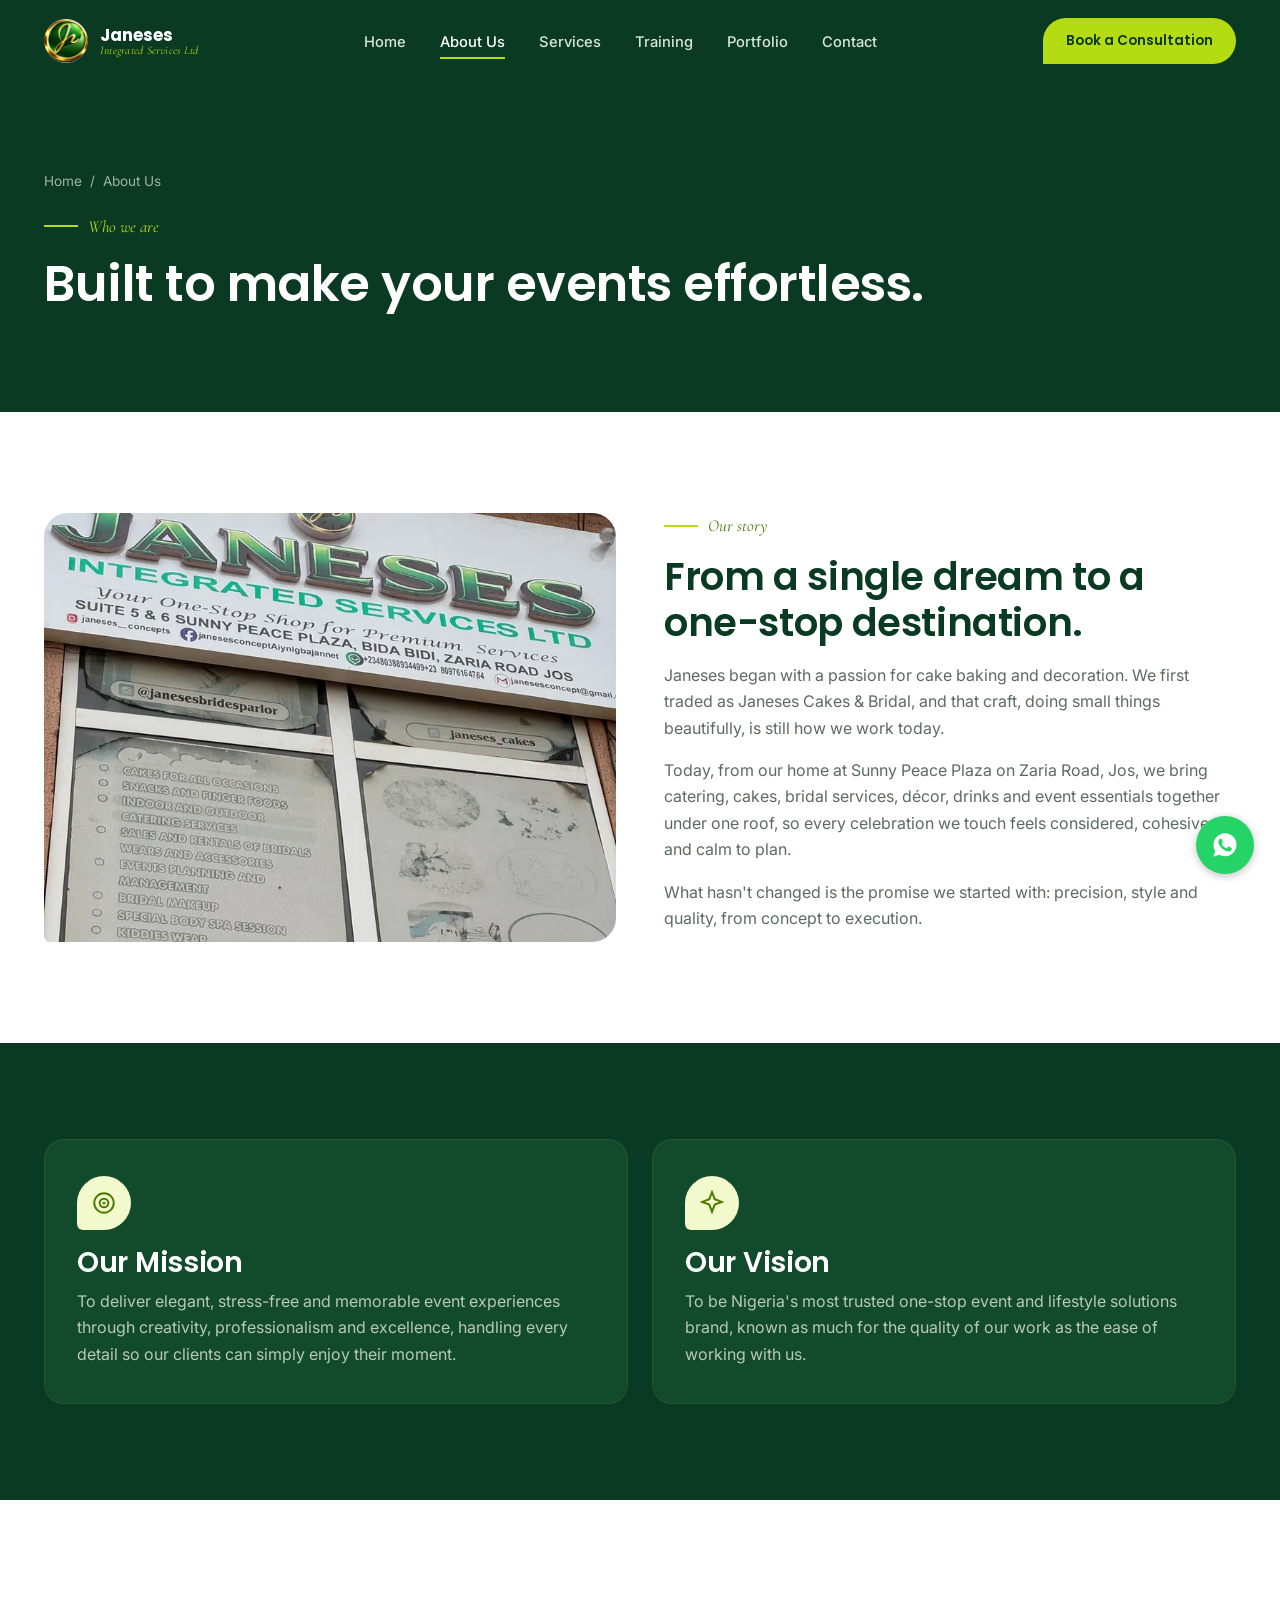
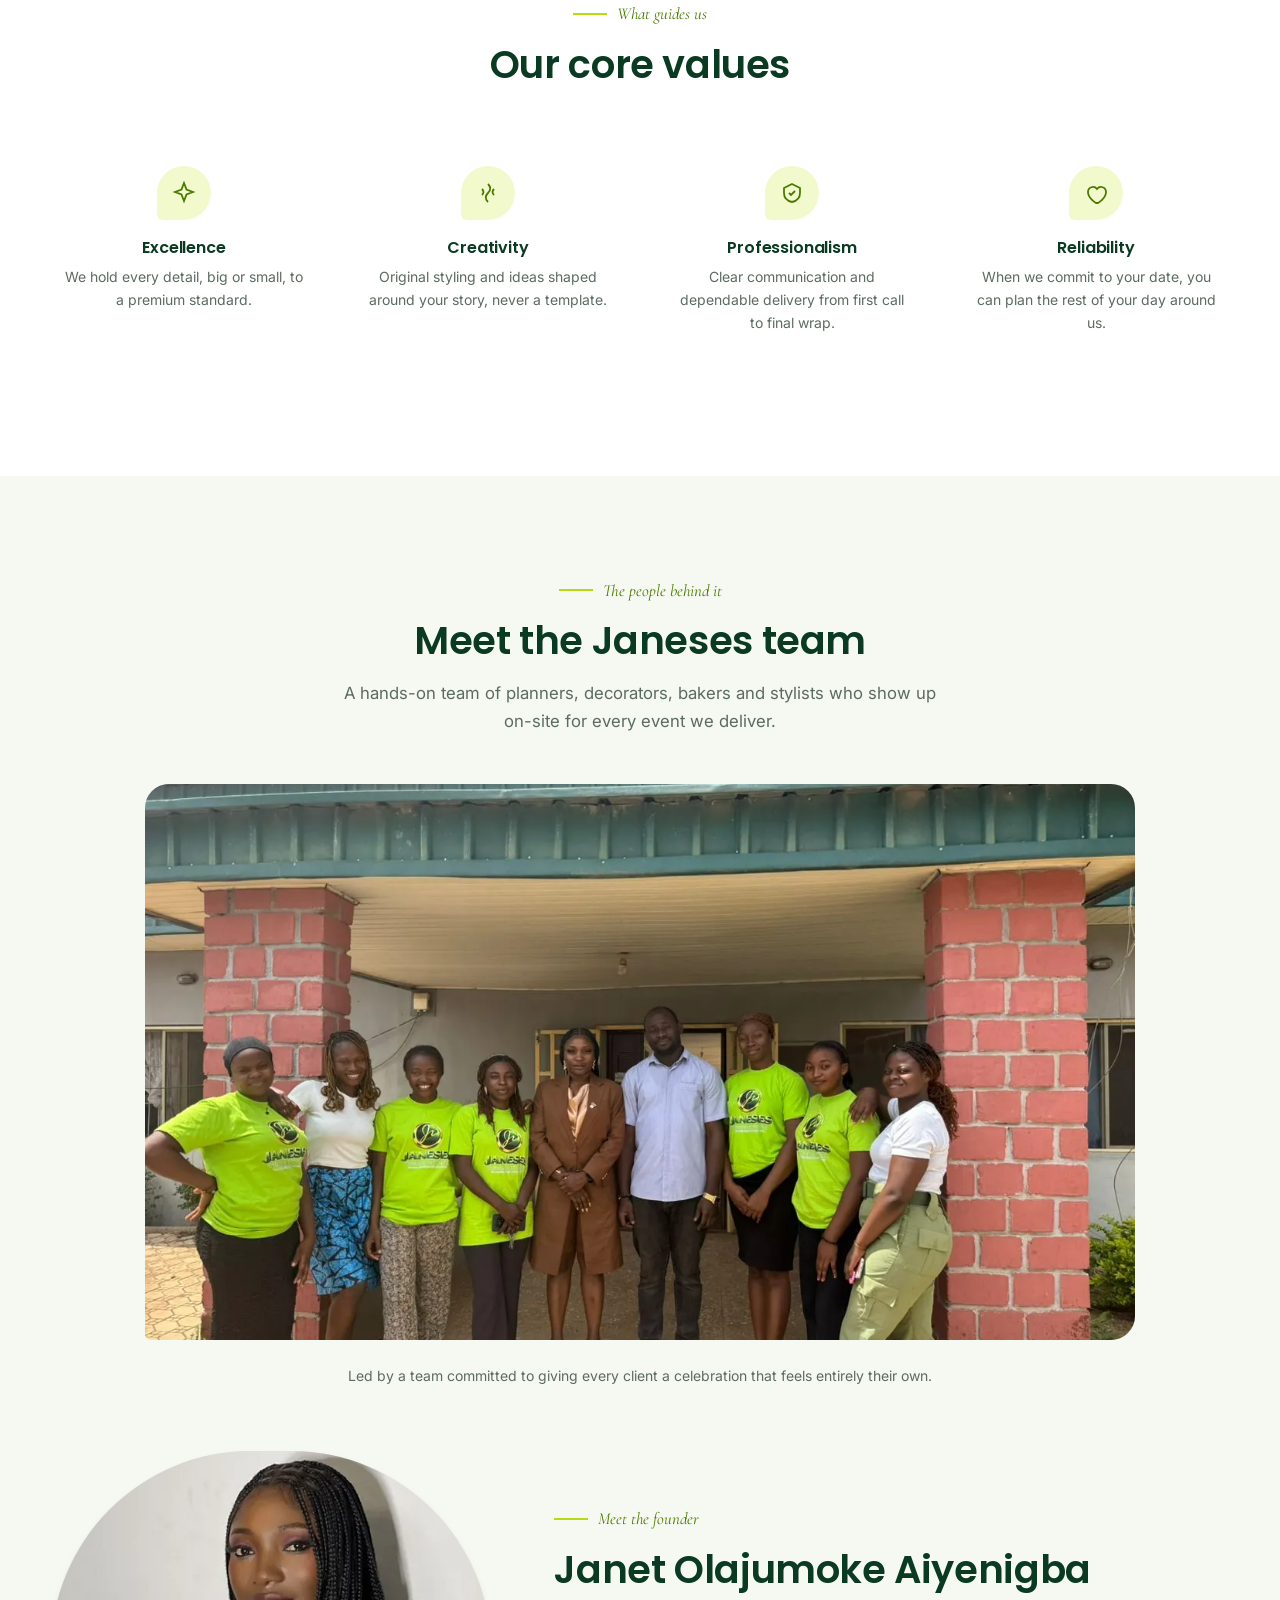
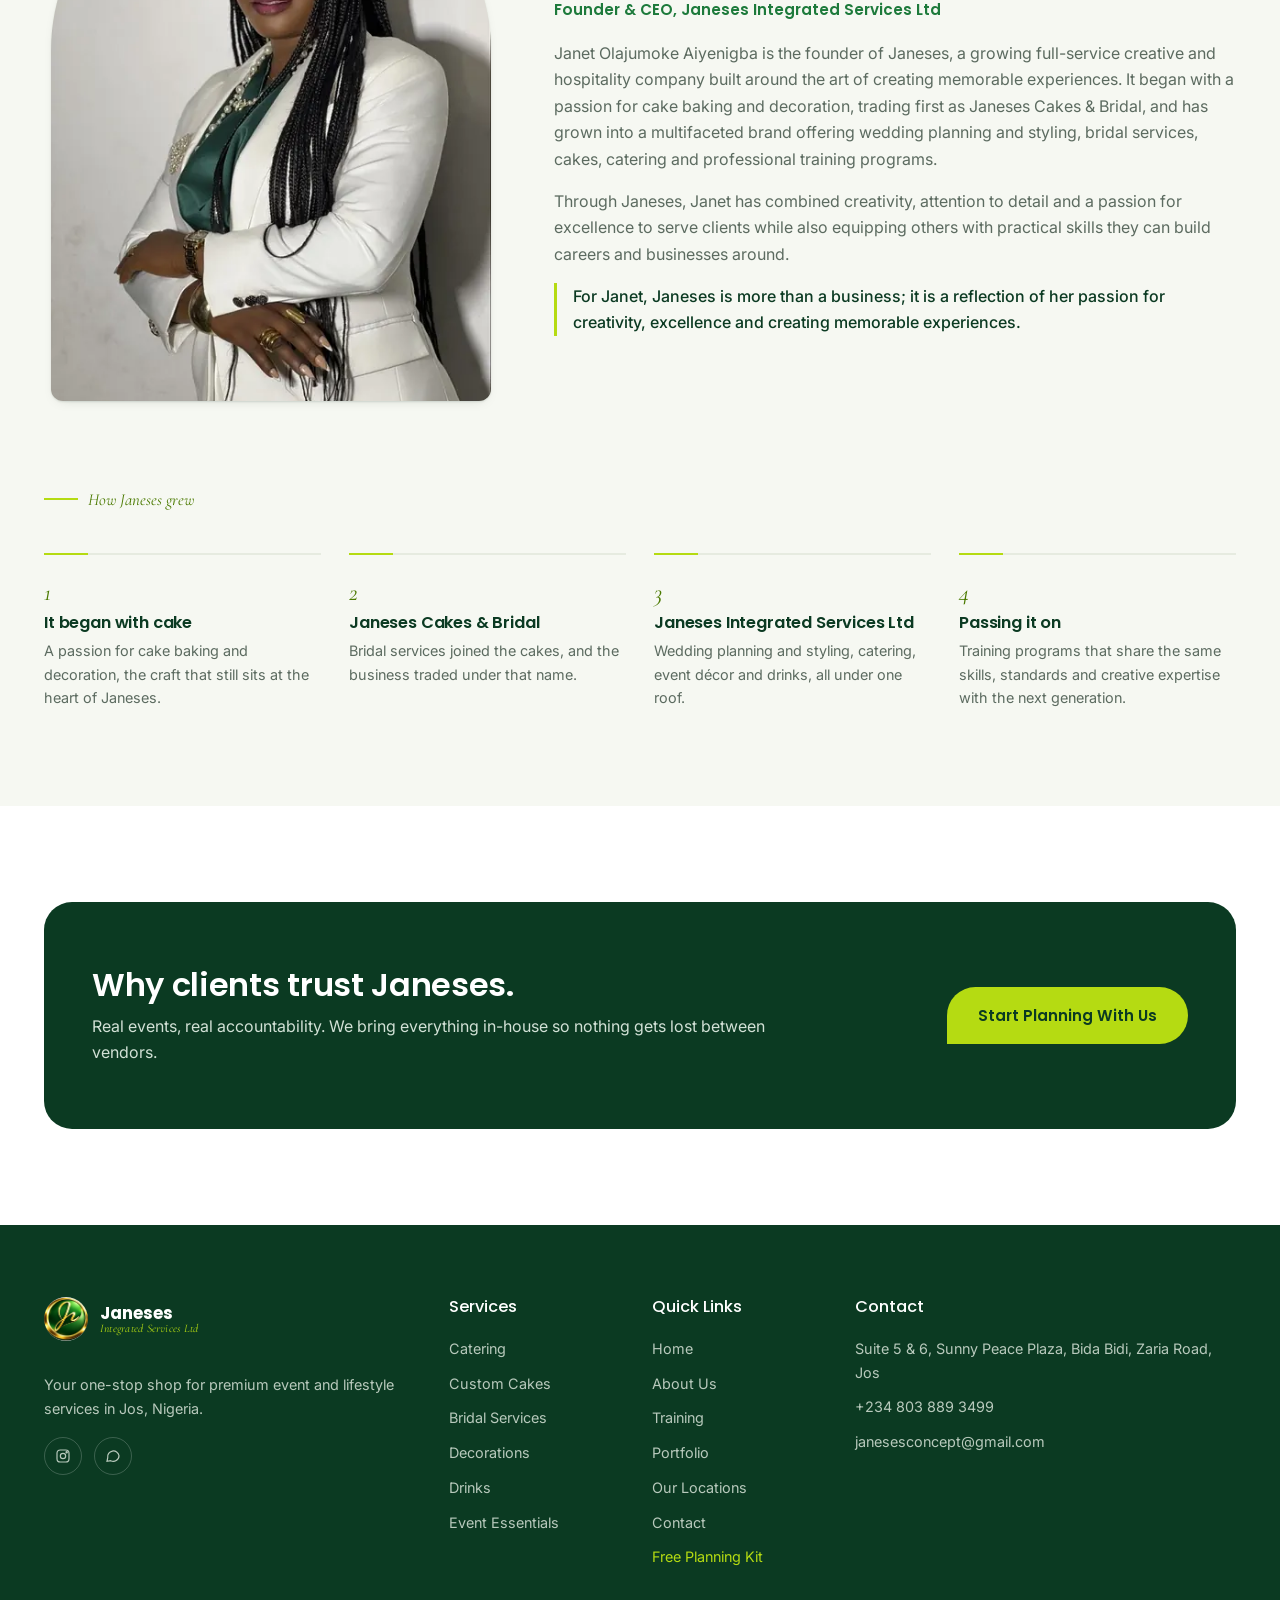
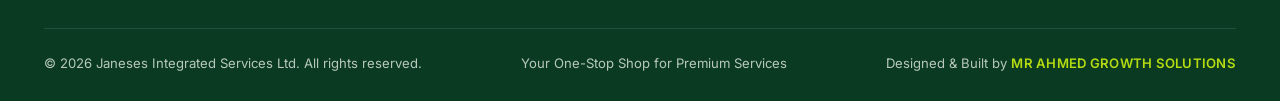
<file: about.html>
<!DOCTYPE html>
<html lang="en">
<head>
<meta charset="UTF-8">
<meta name="viewport" content="width=device-width, initial-scale=1.0">
<title>About Us | Janeses Integrated Services Ltd</title>
<meta name="description" content="Meet the team behind Janeses Integrated Services Ltd: our story, mission, vision and the values that guide every event we deliver in Jos, Nigeria.">
<meta name="keywords" content="Event Planner Nigeria, Catering Services Nigeria, Wedding Services Nigeria, Event Decoration Nigeria, Cakes Nigeria, Event Planner Jos">
<link rel="canonical" href="https://www.janeses.com/about.html">
<meta property="og:type" content="website">
<meta property="og:site_name" content="Janeses Integrated Services Ltd">
<meta property="og:title" content="About Us | Janeses Integrated Services Ltd">
<meta property="og:description" content="Meet the team behind Janeses Integrated Services Ltd: our story, mission, vision and the values that guide every event we deliver in Jos, Nigeria.">
<meta property="og:image" content="https://www.janeses.com/images/logo-black-og.jpg">
<meta property="og:url" content="https://www.janeses.com/about.html">
<meta name="twitter:card" content="summary_large_image">
<meta name="theme-color" content="#0B3A22">
<link rel="icon" type="image/webp" href="images/logo-mark-375.webp">
<link rel="preconnect" href="https://fonts.googleapis.com">
<link rel="preconnect" href="https://fonts.gstatic.com" crossorigin>
<link href="https://fonts.googleapis.com/css2?family=Poppins:wght@400;500;600;700&family=Inter:wght@400;500;600&family=Cormorant+Garamond:ital@1&display=swap" rel="stylesheet">
<link href="https://cdnjs.cloudflare.com/ajax/libs/bootstrap/5.3.3/css/bootstrap.min.css" rel="stylesheet">
<link rel="stylesheet" href="css/style.css">
<link rel="stylesheet" href="css/extras.css">
<link rel="stylesheet" href="css/theme.css">
</head>
<body>
<a class="skip-link" href="#main">Skip to content</a>
<nav class="jan-nav" aria-label="Main">
  <div class="container-xl nav-inner">
    <a href="index.html" class="jan-brand" aria-label="Janeses Integrated Services Ltd, home">
      <img src="images/logo-mark-375.webp" alt="" width="44" height="44" decoding="async">
      <span class="jan-brand-text">Janeses<span>Integrated Services Ltd</span></span>
    </a>
    <ul class="jan-links" id="janLinks">
      <li><a href="index.html">Home</a></li>
      <li><a href="about.html" class="active" aria-current="page">About Us</a></li>
      <li><a href="services.html">Services</a></li>
      <li><a href="training.html">Training</a></li>
      <li><a href="portfolio.html">Portfolio</a></li>
      <li><a href="contact.html">Contact</a></li>
      <li class="nav-cta-mobile"><a href="contact.html" class="btn-jan btn-gold btn-sm-jan">Book a Consultation</a></li>
    </ul>
    <div class="nav-cta-wrap">
      <a href="contact.html" class="btn-jan btn-gold btn-sm-jan nav-cta">Book a Consultation</a>
      <button class="jan-toggle" type="button" aria-label="Open menu" aria-expanded="false" aria-controls="janLinks"><span></span><span></span><span></span></button>
    </div>
  </div>
</nav>

<main id="main">
<header class="page-head">
  <div class="container-xl">
    <div class="breadcrumb-jan mb-3"><a href="index.html">Home</a> &nbsp;/&nbsp; About Us</div>
    <div class="eyebrow">Who we are</div>
    <h1>Built to make your events effortless.</h1>
  </div>
</header>

<section class="section-pad">
  <div class="container-xl">
    <div class="row g-5 align-items-center">
      <div class="col-lg-6 reveal">
        <div class="svc-img-ph">
          <img src="images/storefront-1080.webp" srcset="images/storefront-480.webp 480w, images/storefront-800.webp 800w, images/storefront-1080.webp 1080w" sizes="(min-width:992px) 560px, 100vw" width="1080" height="883" alt="Janeses Integrated Services Ltd shopfront signage at Sunny Peace Plaza, Zaria Road, Jos" loading="lazy" decoding="async">
        </div>
      </div>
      <div class="col-lg-6 reveal">
        <div class="eyebrow">Our story</div>
        <h2 class="section-title">From a single dream to a one-stop destination.</h2>
        <p>Janeses began with a passion for cake baking and decoration. We first traded as Janeses Cakes &amp; Bridal, and that craft, doing small things beautifully, is still how we work today.</p>
        <p>Today, from our home at Sunny Peace Plaza on Zaria Road, Jos, we bring catering, cakes, bridal services, d&eacute;cor, drinks and event essentials together under one roof, so every celebration we touch feels considered, cohesive and calm to plan.</p>
        <p>What hasn't changed is the promise we started with: precision, style and quality, from concept to execution.</p>
      </div>
    </div>
  </div>
</section>

<section class="section-pad bg-navy">
  <div class="container-xl">
    <div class="row g-4">
      <div class="col-md-6 reveal">
        <div class="tst-card h-100">
          <div class="svc-icon mb-3"><svg width="26" height="26" viewBox="0 0 24 24" fill="none" stroke="currentColor" stroke-width="1.8" aria-hidden="true"><circle cx="12" cy="12" r="9"/><circle cx="12" cy="12" r="4"/><circle cx="12" cy="12" r=".5" fill="currentColor"/></svg></div>
          <h3 class="mb-2">Our Mission</h3>
          <p class="plain">To deliver elegant, stress-free and memorable event experiences through creativity, professionalism and excellence, handling every detail so our clients can simply enjoy their moment.</p>
        </div>
      </div>
      <div class="col-md-6 reveal">
        <div class="tst-card h-100">
          <div class="svc-icon mb-3"><svg width="26" height="26" viewBox="0 0 24 24" fill="none" stroke="currentColor" stroke-width="1.8" aria-hidden="true"><path d="M12 2l2.5 6.5L21 11l-6.5 2.5L12 20l-2.5-6.5L3 11l6.5-2.5L12 2z"/></svg></div>
          <h3 class="mb-2">Our Vision</h3>
          <p class="plain">To be Nigeria's most trusted one-stop event and lifestyle solutions brand, known as much for the quality of our work as the ease of working with us.</p>
        </div>
      </div>
    </div>
  </div>
</section>

<section class="section-pad">
  <div class="container-xl">
    <div class="text-center mb-5 reveal">
      <div class="eyebrow justify-content-center">What guides us</div>
      <h2 class="section-title">Our core values</h2>
    </div>
    <div class="row g-4">
      <div class="col-md-3 col-6 reveal"><div class="value-card">
        <div class="svc-icon"><svg width="24" height="24" viewBox="0 0 24 24" fill="none" stroke="currentColor" stroke-width="1.8" aria-hidden="true"><path d="M12 2l2.5 6.5L21 11l-6.5 2.5L12 20l-2.5-6.5L3 11l6.5-2.5L12 2z"/></svg></div>
        <h4 class="fs-6">Excellence</h4><p class="small">We hold every detail, big or small, to a premium standard.</p></div></div>
      <div class="col-md-3 col-6 reveal"><div class="value-card">
        <div class="svc-icon"><svg width="24" height="24" viewBox="0 0 24 24" fill="none" stroke="currentColor" stroke-width="1.8" aria-hidden="true"><path d="M12 3c3 3 3 6 0 9s-3 6 0 9M6 8c2 2 2 4 0 6M18 8c-2 2-2 4 0 6"/></svg></div>
        <h4 class="fs-6">Creativity</h4><p class="small">Original styling and ideas shaped around your story, never a template.</p></div></div>
      <div class="col-md-3 col-6 reveal"><div class="value-card">
        <div class="svc-icon"><svg width="24" height="24" viewBox="0 0 24 24" fill="none" stroke="currentColor" stroke-width="1.8" aria-hidden="true"><path d="M9 12l2 2 4-4M12 3l8 4v5c0 5-3.5 8-8 9-4.5-1-8-4-8-9V7l8-4z"/></svg></div>
        <h4 class="fs-6">Professionalism</h4><p class="small">Clear communication and dependable delivery from first call to final wrap.</p></div></div>
      <div class="col-md-3 col-6 reveal"><div class="value-card">
        <div class="svc-icon"><svg width="24" height="24" viewBox="0 0 24 24" fill="none" stroke="currentColor" stroke-width="1.8" aria-hidden="true"><path d="M12 22s-8-4.5-8-11a5 5 0 019-3 5 5 0 019 3c0 6.5-8 11-8 11z"/></svg></div>
        <h4 class="fs-6">Reliability</h4><p class="small">When we commit to your date, you can plan the rest of your day around us.</p></div></div>
    </div>
  </div>
</section>

<section class="section-pad bg-tint">
  <div class="container-xl">
    <div class="text-center mb-5 reveal">
      <div class="eyebrow justify-content-center">The people behind it</div>
      <h2 class="section-title">Meet the Janeses team</h2>
      <p class="section-lead mx-auto">A hands-on team of planners, decorators, bakers and stylists who show up on-site for every event we deliver.</p>
    </div>
    <div class="row justify-content-center">
      <div class="col-lg-10 reveal">
        <div class="svc-img-ph team-wide">
          <img src="images/team-photo-1280.webp" srcset="images/team-photo-480.webp 480w, images/team-photo-800.webp 800w, images/team-photo-1280.webp 1280w" sizes="(min-width:992px) 1100px, 100vw" width="1280" height="960" alt="The Janeses team in green branded T-shirts outside the office in Jos" loading="lazy" decoding="async" style="object-position:50% 45%">
        </div>
      </div>
    </div>
    <!-- PLACEHOLDER: add founder name, role and a short bio here -->
    <p class="text-center mt-4 small">Led by a team committed to giving every client a celebration that feels entirely their own.</p>

    <!-- FOUNDER (name and bio supplied by the client; story corrected per the founder's voice note) -->
    <div class="founder-feature">
      <div class="founder-portrait reveal">
        <div class="svc-img-ph arch"><img src="images/founder-portrait-810.webp" srcset="images/founder-portrait-480.webp 480w, images/founder-portrait-800.webp 800w, images/founder-portrait-810.webp 810w" sizes="(min-width:992px) 420px, 80vw" width="810" height="1080" alt="Janet Olajumoke Aiyenigba, founder and CEO of Janeses, in a white blazer with arms crossed" loading="lazy" decoding="async" style="object-position:50% 15%"></div>
      </div>
      <div class="founder-copy reveal">
        <div class="eyebrow">Meet the founder</div>
        <h3 class="founder-name">Janet Olajumoke Aiyenigba</h3>
        <p class="founder-role">Founder &amp; CEO, Janeses Integrated Services Ltd</p>
        <p>Janet Olajumoke Aiyenigba is the founder of Janeses, a growing full-service creative and hospitality company built around the art of creating memorable experiences. It began with a passion for cake baking and decoration, trading first as Janeses Cakes &amp; Bridal, and has grown into a multifaceted brand offering wedding planning and styling, bridal services, cakes, catering and professional training programs.</p>
        <p>Through Janeses, Janet has combined creativity, attention to detail and a passion for excellence to serve clients while also equipping others with practical skills they can build careers and businesses around.</p>
        <p class="founder-closing">For Janet, Janeses is more than a business; it is a reflection of her passion for creativity, excellence and creating memorable experiences.</p>
      </div>
    </div>

    <div class="journey reveal" aria-label="How Janeses grew">
      <div class="journey-head"><span class="eyebrow">How Janeses grew</span></div>
      <ol class="journey-steps">
        <li><span class="j-no">1</span><h4>It began with cake</h4><p>A passion for cake baking and decoration, the craft that still sits at the heart of Janeses.</p></li>
        <li><span class="j-no">2</span><h4>Janeses Cakes &amp; Bridal</h4><p>Bridal services joined the cakes, and the business traded under that name.</p></li>
        <li><span class="j-no">3</span><h4>Janeses Integrated Services Ltd</h4><p>Wedding planning and styling, catering, event d&eacute;cor and drinks, all under one roof.</p></li>
        <li><span class="j-no">4</span><h4>Passing it on</h4><p>Training programs that share the same skills, standards and creative expertise with the next generation.</p></li>
      </ol>
    </div>
  </div>
</section>

<section class="section-pad">
  <div class="container-xl">
    <div class="cta-band reveal">
      <div class="row align-items-center g-4">
        <div class="col-lg-8">
          <h2 class="mb-2">Why clients trust Janeses.</h2>
          <p class="mb-0">Real events, real accountability. We bring everything in-house so nothing gets lost between vendors.</p>
        </div>
        <div class="col-lg-4 text-lg-end"><a href="contact.html" class="btn-jan btn-gold">Start Planning With Us</a></div>
      </div>
    </div>
  </div>
</section>

</main>
<footer class="jan-footer">
  <div class="container-xl">
    <div class="row g-4">
      <div class="col-lg-4">
        <a href="index.html" class="jan-brand mb-3 d-inline-flex" aria-label="Janeses, home">
          <img src="images/logo-mark-375.webp" alt="" width="44" height="44" loading="lazy" decoding="async">
          <span class="jan-brand-text">Janeses<span>Integrated Services Ltd</span></span>
        </a>
        <p class="mt-3" style="font-size:.9rem;">Your one-stop shop for premium event and lifestyle services in Jos, Nigeria.</p>
        <div class="social-row mt-3">
          <a href="https://www.instagram.com/janeses_concepts" aria-label="Instagram" target="_blank" rel="noopener"><svg width="16" height="16" viewBox="0 0 24 24" fill="none" stroke="currentColor" stroke-width="1.8"><rect x="3" y="3" width="18" height="18" rx="5"/><circle cx="12" cy="12" r="4"/><circle cx="17.5" cy="6.5" r="1"/></svg></a>
          <a href="https://wa.me/2348038893499" aria-label="WhatsApp" target="_blank" rel="noopener"><svg width="16" height="16" viewBox="0 0 24 24" fill="none" stroke="currentColor" stroke-width="1.8"><path d="M21 11.5a8.5 8.5 0 01-12.5 7.5L3 20l1.1-5.4A8.5 8.5 0 1121 11.5z"/></svg></a>
        </div>
      </div>
      <div class="col-lg-2 col-6">
        <h5>Services</h5>
        <ul>
          <li><a href="services.html#catering">Catering</a></li>
          <li><a href="services.html#cakes">Custom Cakes</a></li>
          <li><a href="services.html#bridal">Bridal Services</a></li>
          <li><a href="services.html#decorations">Decorations</a></li>
          <li><a href="services.html#drinks">Drinks</a></li>
          <li><a href="services.html#essentials">Event Essentials</a></li>
        </ul>
      </div>
      <div class="col-lg-2 col-6">
        <h5>Quick Links</h5>
        <ul>
          <li><a href="index.html">Home</a></li>
          <li><a href="about.html">About Us</a></li>
          <li><a href="training.html">Training</a></li>
          <li><a href="portfolio.html">Portfolio</a></li>
          <li><a href="locations.html">Our Locations</a></li>
          <li><a href="contact.html">Contact</a></li>
          <li><a href="index.html#kit" data-open-kit class="text-gold">Free Planning Kit</a></li>
        </ul>
      </div>
      <div class="col-lg-4">
        <h5>Contact</h5>
        <ul>
          <li>Suite 5 &amp; 6, Sunny Peace Plaza, Bida Bidi, Zaria Road, Jos</li>
          <li><a href="tel:+2348038893499">+234 803 889 3499</a></li>
          <li><a href="mailto:janesesconcept@gmail.com">janesesconcept@gmail.com</a></li>
        </ul>
      </div>
    </div>
    <div class="footer-bottom">
      <span>&copy; 2026 Janeses Integrated Services Ltd. All rights reserved.</span>
      <span>Your One-Stop Shop for Premium Services</span>
      <span class="credit">Designed &amp; Built by <a href="https://www.mrahmedgrowthsolutions.com.ng/" target="_blank" rel="nofollow noopener noreferrer">MR AHMED GROWTH SOLUTIONS</a></span>
    </div>
  </div>
</footer>

<a href="https://wa.me/2348038893499" class="wa-float" target="_blank" rel="noopener" aria-label="Chat with us on WhatsApp"><svg width="28" height="28" viewBox="0 0 24 24" fill="#fff" aria-hidden="true"><path d="M12.04 2C6.58 2 2.13 6.45 2.13 11.91c0 1.87.5 3.62 1.44 5.13L2 22l5.11-1.55c1.44.79 3.09 1.24 4.85 1.24h.01c5.46 0 9.91-4.45 9.91-9.91S17.5 2 12.04 2zm5.78 14.16c-.24.68-1.4 1.32-1.93 1.4-.5.08-1.13.11-1.83-.11-.42-.13-.96-.31-1.65-.6-2.91-1.26-4.81-4.16-4.96-4.35-.14-.19-1.18-1.57-1.18-3s.75-2.13 1.02-2.42c.26-.29.57-.36.77-.36h.55c.18 0 .41-.02.62.48.24.58.81 2 .88 2.15.07.15.11.32.02.51-.09.19-.14.31-.28.48-.14.17-.29.37-.42.5-.14.14-.28.29-.12.57.16.29.71 1.17 1.53 1.9 1.05.94 1.94 1.24 2.22 1.38.28.14.45.12.61-.07.17-.19.7-.82.89-1.1.19-.29.38-.24.63-.14.26.1 1.65.78 1.94.92.28.14.47.21.54.33.07.12.07.68-.17 1.36z"/></svg></a>

<script src="https://cdnjs.cloudflare.com/ajax/libs/bootstrap/5.3.3/js/bootstrap.bundle.min.js" defer></script>
<script src="js/script.js" defer></script>
<script src="js/extras.js" defer></script>
</body>
</html>
</file>
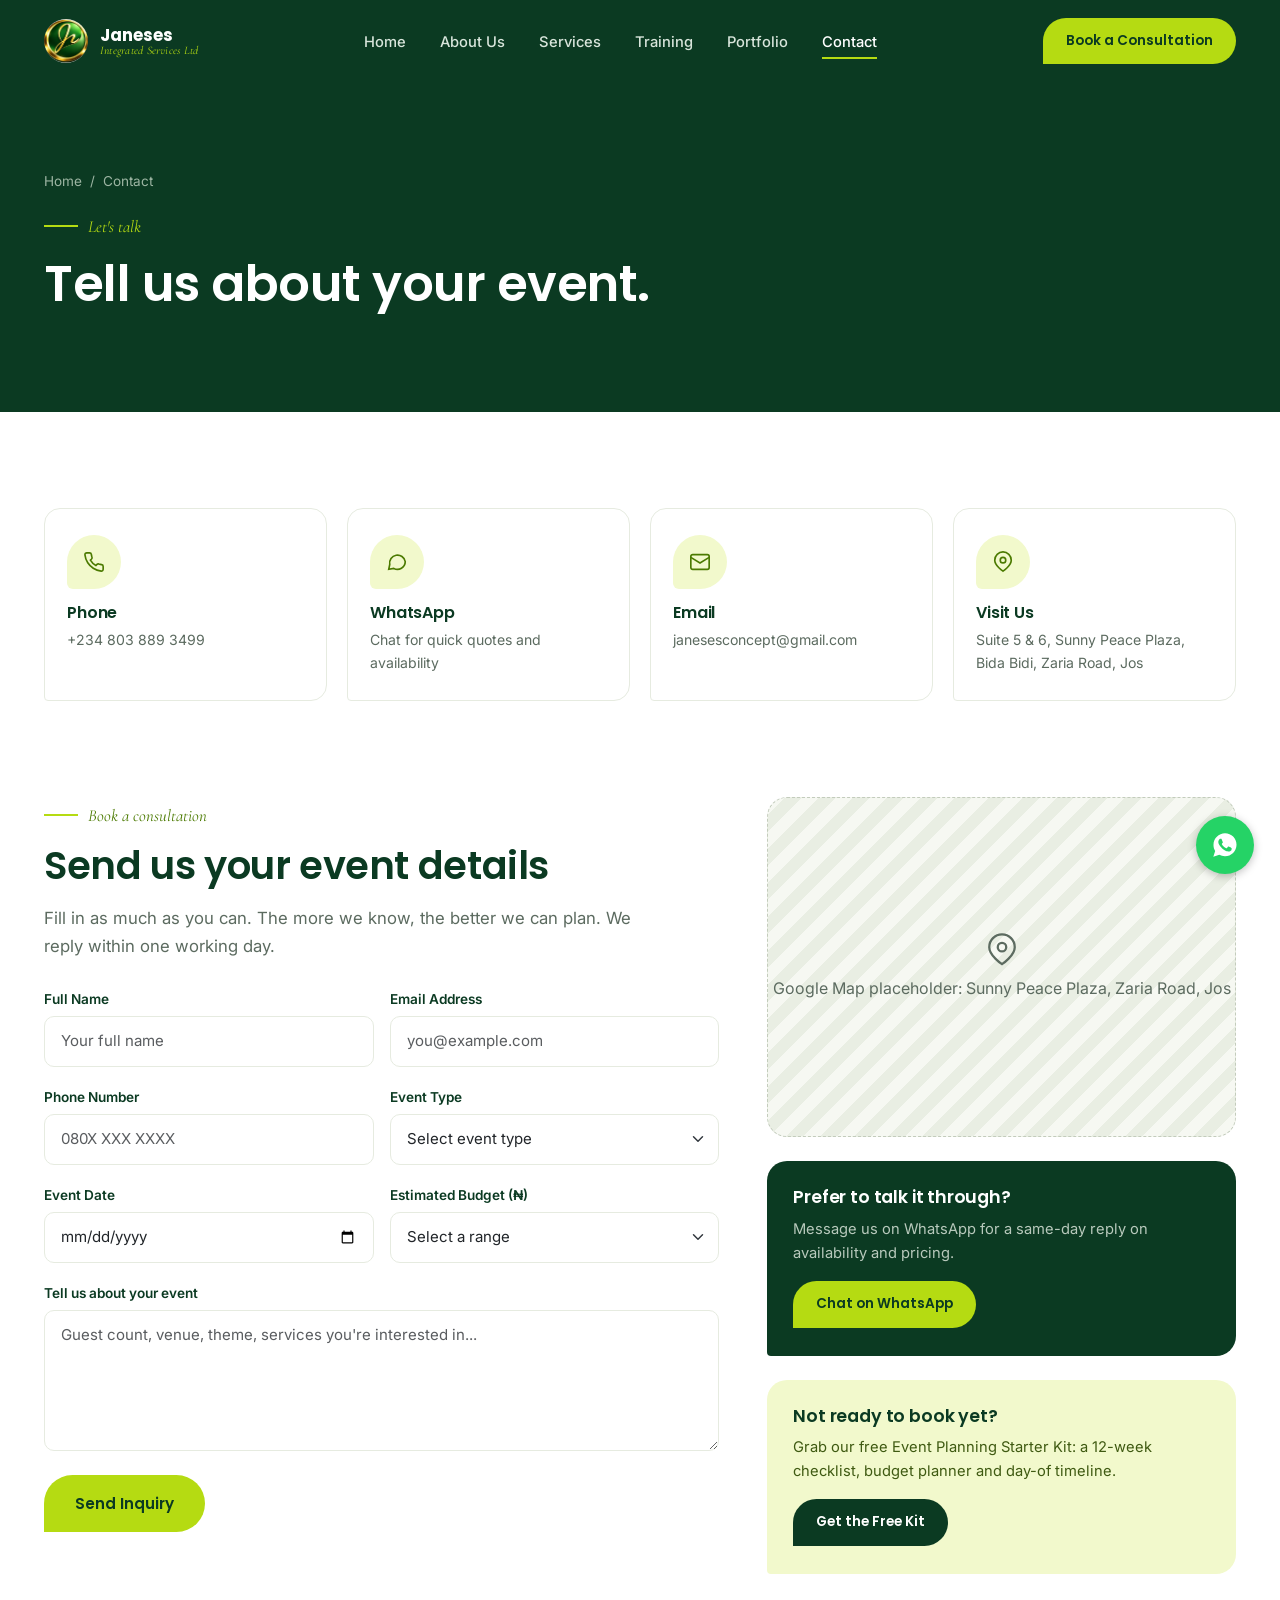
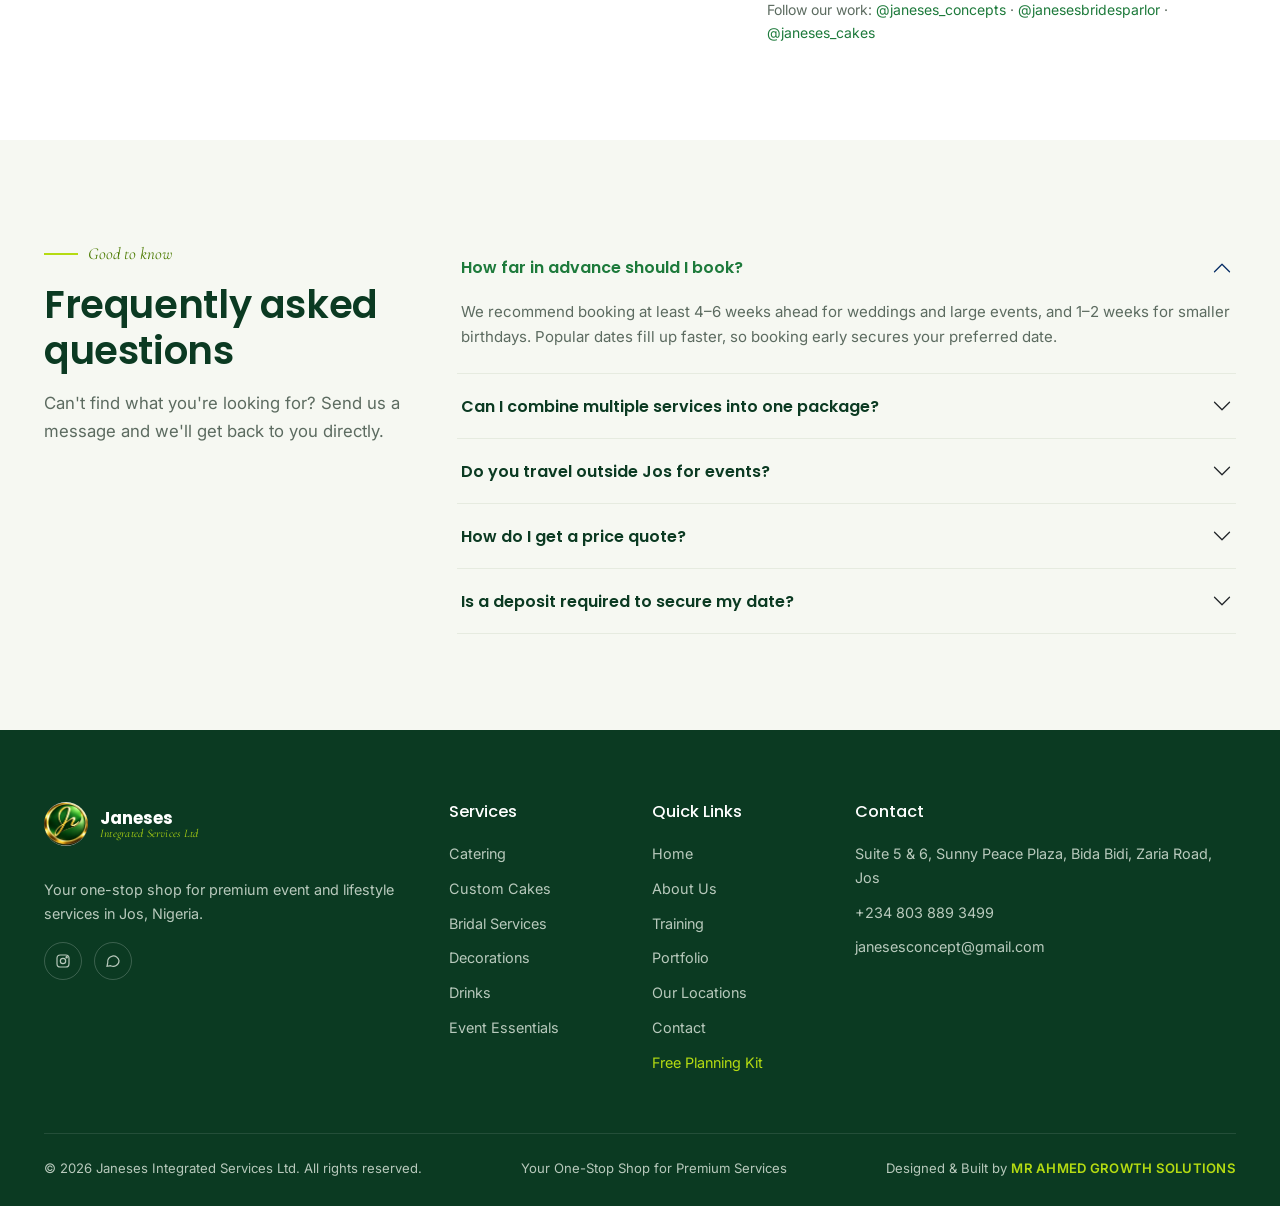
<file: contact.html>
<!DOCTYPE html>
<html lang="en">
<head>
<meta charset="UTF-8">
<meta name="viewport" content="width=device-width, initial-scale=1.0">
<title>Contact Us | Janeses Integrated Services Ltd</title>
<meta name="description" content="Book a consultation with Janeses Integrated Services Ltd for your wedding, birthday or corporate event in Jos, Nigeria. Call, WhatsApp, email or send an inquiry.">
<meta name="keywords" content="Event Planner Nigeria, Catering Services Nigeria, Wedding Services Nigeria, Event Decoration Nigeria, Cakes Nigeria, Event Planner Jos">
<link rel="canonical" href="https://www.janeses.com/contact.html">
<meta property="og:type" content="website">
<meta property="og:site_name" content="Janeses Integrated Services Ltd">
<meta property="og:title" content="Contact Us | Janeses Integrated Services Ltd">
<meta property="og:description" content="Book a consultation with Janeses Integrated Services Ltd for your wedding, birthday or corporate event in Jos, Nigeria. Call, WhatsApp, email or send an inquiry.">
<meta property="og:image" content="https://www.janeses.com/images/logo-black-og.jpg">
<meta property="og:url" content="https://www.janeses.com/contact.html">
<meta name="twitter:card" content="summary_large_image">
<meta name="theme-color" content="#0B3A22">
<link rel="icon" type="image/webp" href="images/logo-mark-375.webp">
<link rel="preconnect" href="https://fonts.googleapis.com">
<link rel="preconnect" href="https://fonts.gstatic.com" crossorigin>
<link href="https://fonts.googleapis.com/css2?family=Poppins:wght@400;500;600;700&family=Inter:wght@400;500;600&family=Cormorant+Garamond:ital@1&display=swap" rel="stylesheet">
<link href="https://cdnjs.cloudflare.com/ajax/libs/bootstrap/5.3.3/css/bootstrap.min.css" rel="stylesheet">
<link rel="stylesheet" href="css/style.css">
<link rel="stylesheet" href="css/extras.css">
<link rel="stylesheet" href="css/theme.css">
</head>
<body>
<a class="skip-link" href="#main">Skip to content</a>
<nav class="jan-nav" aria-label="Main">
  <div class="container-xl nav-inner">
    <a href="index.html" class="jan-brand" aria-label="Janeses Integrated Services Ltd, home">
      <img src="images/logo-mark-375.webp" alt="" width="44" height="44" decoding="async">
      <span class="jan-brand-text">Janeses<span>Integrated Services Ltd</span></span>
    </a>
    <ul class="jan-links" id="janLinks">
      <li><a href="index.html">Home</a></li>
      <li><a href="about.html">About Us</a></li>
      <li><a href="services.html">Services</a></li>
      <li><a href="training.html">Training</a></li>
      <li><a href="portfolio.html">Portfolio</a></li>
      <li><a href="contact.html" class="active" aria-current="page">Contact</a></li>
      <li class="nav-cta-mobile"><a href="contact.html" class="btn-jan btn-gold btn-sm-jan">Book a Consultation</a></li>
    </ul>
    <div class="nav-cta-wrap">
      <a href="contact.html" class="btn-jan btn-gold btn-sm-jan nav-cta">Book a Consultation</a>
      <button class="jan-toggle" type="button" aria-label="Open menu" aria-expanded="false" aria-controls="janLinks"><span></span><span></span><span></span></button>
    </div>
  </div>
</nav>

<main id="main">
<header class="page-head">
  <div class="container-xl">
    <div class="breadcrumb-jan mb-3"><a href="index.html">Home</a> &nbsp;/&nbsp; Contact</div>
    <div class="eyebrow">Let's talk</div>
    <h1>Tell us about your event.</h1>
  </div>
</header>

<section class="section-pad pb-0">
  <div class="container-xl">
    <div class="contact-strip reveal">
      <div class="contact-card">
        <div class="svc-icon"><svg width="22" height="22" viewBox="0 0 24 24" fill="none" stroke="currentColor" stroke-width="1.8" aria-hidden="true"><path d="M22 16.92v3a2 2 0 01-2.18 2 19.8 19.8 0 01-8.63-3.07 19.5 19.5 0 01-6-6 19.8 19.8 0 01-3.07-8.67A2 2 0 014.11 2h3a2 2 0 012 1.72c.13.99.36 1.96.68 2.9a2 2 0 01-.45 2.11L8.09 9.91a16 16 0 006 6l1.18-1.25a2 2 0 012.11-.45c.94.32 1.91.55 2.9.68A2 2 0 0122 16.92z"/></svg></div>
        <h4>Phone</h4>
        <p><a href="tel:+2348038893499">+234 803 889 3499</a></p>
      </div>
      <div class="contact-card">
        <div class="svc-icon"><svg width="22" height="22" viewBox="0 0 24 24" fill="none" stroke="currentColor" stroke-width="1.8" aria-hidden="true"><path d="M21 11.5a8.5 8.5 0 01-12.5 7.5L3 20l1.1-5.4A8.5 8.5 0 1121 11.5z"/></svg></div>
        <h4>WhatsApp</h4>
        <p><a href="https://wa.me/2348038893499" target="_blank" rel="noopener">Chat for quick quotes and availability</a></p>
      </div>
      <div class="contact-card">
        <div class="svc-icon"><svg width="22" height="22" viewBox="0 0 24 24" fill="none" stroke="currentColor" stroke-width="1.8" aria-hidden="true"><rect x="2" y="4" width="20" height="16" rx="2"/><path d="M2 7l10 6 10-6"/></svg></div>
        <h4>Email</h4>
        <p><a href="mailto:janesesconcept@gmail.com">janesesconcept@gmail.com</a></p>
      </div>
      <div class="contact-card">
        <div class="svc-icon"><svg width="22" height="22" viewBox="0 0 24 24" fill="none" stroke="currentColor" stroke-width="1.8" aria-hidden="true"><path d="M21 10c0 6-9 12-9 12s-9-6-9-12a9 9 0 0118 0z"/><circle cx="12" cy="10" r="3"/></svg></div>
        <h4>Visit Us</h4>
        <p>Suite 5 &amp; 6, Sunny Peace Plaza, Bida Bidi, Zaria Road, Jos</p>
      </div>
    </div>
  </div>
</section>

<section class="section-pad" id="form">
  <div class="container-xl">
    <div class="row g-5">
      <div class="col-lg-7 reveal">
        <div class="eyebrow">Book a consultation</div>
        <h2 class="section-title">Send us your event details</h2>
        <p class="section-lead mb-4">Fill in as much as you can. The more we know, the better we can plan. We reply within one working day.</p>

        <div class="form-success" id="formSuccess" role="status" tabindex="-1"></div>

        <form class="jan-form" id="janForm" novalidate>
          <div class="row g-3">
            <div class="col-md-6 form-field">
              <label for="name">Full Name</label>
              <input type="text" class="form-control" id="name" name="name" data-required autocomplete="name" placeholder="Your full name">
              <div class="invalid-feedback-jan">Please enter your full name.</div>
            </div>
            <div class="col-md-6 form-field">
              <label for="email">Email Address</label>
              <input type="email" class="form-control" id="email" name="email" data-required autocomplete="email" placeholder="you@example.com">
              <div class="invalid-feedback-jan">Please enter a valid email address.</div>
            </div>
            <div class="col-md-6 form-field">
              <label for="phone">Phone Number</label>
              <input type="tel" class="form-control" id="phone" name="phone" data-required autocomplete="tel" placeholder="080X XXX XXXX">
              <div class="invalid-feedback-jan">Please enter a valid phone number.</div>
            </div>
            <div class="col-md-6 form-field">
              <label for="eventType">Event Type</label>
              <select class="form-select" id="eventType" name="eventType" data-required>
                <option value="" selected disabled>Select event type</option>
                <option>Wedding</option>
                <option>Birthday / Kiddies Party</option>
                <option>Corporate Event</option>
                <option>Catering Only</option>
                <option>Cake Order</option>
                <option>Training Enquiry</option>
                <option>Styled Shoot</option>
                <option>Other</option>
              </select>
              <div class="invalid-feedback-jan">Please select an event type.</div>
            </div>
            <div class="col-md-6 form-field">
              <label for="eventDate">Event Date</label>
              <input type="date" class="form-control" id="eventDate" name="eventDate" data-required>
              <div class="invalid-feedback-jan">Please select your event date.</div>
            </div>
            <div class="col-md-6 form-field">
              <label for="budget">Estimated Budget (&#8358;)</label>
              <select class="form-select" id="budget" name="budget">
                <option value="" selected disabled>Select a range</option>
                <option>Under &#8358;500,000</option>
                <option>&#8358;500,000 &ndash; &#8358;1,500,000</option>
                <option>&#8358;1,500,000 &ndash; &#8358;5,000,000</option>
                <option>Above &#8358;5,000,000</option>
              </select>
            </div>
            <div class="col-12 form-field">
              <label for="message">Tell us about your event</label>
              <textarea class="form-control" id="message" name="message" rows="5" data-required placeholder="Guest count, venue, theme, services you're interested in..."></textarea>
              <div class="invalid-feedback-jan">Please share a few details about your event.</div>
            </div>
          </div>
          <button type="submit" class="btn-jan btn-gold mt-4">Send Inquiry</button>
        </form>
      </div>

      <div class="col-lg-5 reveal">
        <div class="map-ph mb-4">
          <svg width="34" height="34" viewBox="0 0 24 24" fill="none" stroke="currentColor" stroke-width="1.6" aria-hidden="true"><path d="M21 10c0 6-9 12-9 12s-9-6-9-12a9 9 0 0118 0z"/><circle cx="12" cy="10" r="3"/></svg>
          <span>Google Map placeholder: Sunny Peace Plaza, Zaria Road, Jos</span>
        </div>
        <div class="side-card mb-4">
          <h3>Prefer to talk it through?</h3>
          <p>Message us on WhatsApp for a same-day reply on availability and pricing.</p>
          <a href="https://wa.me/2348038893499" target="_blank" rel="noopener" class="btn-jan btn-gold btn-sm-jan">Chat on WhatsApp</a>
        </div>
        <div class="side-card side-card-light">
          <h3>Not ready to book yet?</h3>
          <p>Grab our free Event Planning Starter Kit: a 12-week checklist, budget planner and day-of timeline.</p>
          <a href="index.html#kit" data-open-kit class="btn-jan btn-navy btn-sm-jan">Get the Free Kit</a>
        </div>
        <p class="small mt-4 mb-0">Follow our work: <a href="https://www.instagram.com/janeses_concepts" target="_blank" rel="noopener" class="text-royal">@janeses_concepts</a> &middot; <a href="https://www.instagram.com/janesesbridesparlor" target="_blank" rel="noopener" class="text-royal">@janesesbridesparlor</a> &middot; <a href="https://www.instagram.com/janeses_cakes" target="_blank" rel="noopener" class="text-royal">@janeses_cakes</a></p>
      </div>
    </div>
  </div>
</section>

<section class="section-pad bg-tint">
  <div class="container-xl">
    <div class="row g-5">
      <div class="col-lg-4 reveal">
        <div class="eyebrow">Good to know</div>
        <h2 class="section-title">Frequently asked questions</h2>
        <p class="section-lead">Can't find what you're looking for? Send us a message and we'll get back to you directly.</p>
      </div>
      <div class="col-lg-8 reveal">
        <!-- PLACEHOLDER answers: confirm lead times, travel and deposit policy with the team -->
        <div class="accordion accordion-jan" id="faqAccordion">
          <div class="accordion-item">
            <h3 class="accordion-header"><button class="accordion-button" type="button" data-bs-toggle="collapse" data-bs-target="#faq1" aria-expanded="true" aria-controls="faq1">How far in advance should I book?</button></h3>
            <div id="faq1" class="accordion-collapse collapse show" data-bs-parent="#faqAccordion"><div class="accordion-body">We recommend booking at least 4&ndash;6 weeks ahead for weddings and large events, and 1&ndash;2 weeks for smaller birthdays. Popular dates fill up faster, so booking early secures your preferred date.</div></div>
          </div>
          <div class="accordion-item">
            <h3 class="accordion-header"><button class="accordion-button collapsed" type="button" data-bs-toggle="collapse" data-bs-target="#faq2" aria-expanded="false" aria-controls="faq2">Can I combine multiple services into one package?</button></h3>
            <div id="faq2" class="accordion-collapse collapse" data-bs-parent="#faqAccordion"><div class="accordion-body">Yes, that's how most clients work with us. We regularly combine catering, d&eacute;cor, cakes and drinks into one coordinated package so everything is delivered as a single, well-timed experience.</div></div>
          </div>
          <div class="accordion-item">
            <h3 class="accordion-header"><button class="accordion-button collapsed" type="button" data-bs-toggle="collapse" data-bs-target="#faq3" aria-expanded="false" aria-controls="faq3">Do you travel outside Jos for events?</button></h3>
            <div id="faq3" class="accordion-collapse collapse" data-bs-parent="#faqAccordion"><div class="accordion-body">We do. Travel and logistics for events outside Jos are calculated by distance and included in your quote.</div></div>
          </div>
          <div class="accordion-item">
            <h3 class="accordion-header"><button class="accordion-button collapsed" type="button" data-bs-toggle="collapse" data-bs-target="#faq4" aria-expanded="false" aria-controls="faq4">How do I get a price quote?</button></h3>
            <div id="faq4" class="accordion-collapse collapse" data-bs-parent="#faqAccordion"><div class="accordion-body">Fill in the inquiry form above with your event details, or message us on WhatsApp. We'll follow up with a tailored quote based on guest count, services and date.</div></div>
          </div>
          <div class="accordion-item">
            <h3 class="accordion-header"><button class="accordion-button collapsed" type="button" data-bs-toggle="collapse" data-bs-target="#faq5" aria-expanded="false" aria-controls="faq5">Is a deposit required to secure my date?</button></h3>
            <div id="faq5" class="accordion-collapse collapse" data-bs-parent="#faqAccordion"><div class="accordion-body">Yes, a deposit is required to lock in your date once your package is confirmed. Our team will walk you through the payment structure during your consultation.</div></div>
          </div>
        </div>
      </div>
    </div>
  </div>
</section>

</main>
<footer class="jan-footer">
  <div class="container-xl">
    <div class="row g-4">
      <div class="col-lg-4">
        <a href="index.html" class="jan-brand mb-3 d-inline-flex" aria-label="Janeses, home">
          <img src="images/logo-mark-375.webp" alt="" width="44" height="44" loading="lazy" decoding="async">
          <span class="jan-brand-text">Janeses<span>Integrated Services Ltd</span></span>
        </a>
        <p class="mt-3" style="font-size:.9rem;">Your one-stop shop for premium event and lifestyle services in Jos, Nigeria.</p>
        <div class="social-row mt-3">
          <a href="https://www.instagram.com/janeses_concepts" aria-label="Instagram" target="_blank" rel="noopener"><svg width="16" height="16" viewBox="0 0 24 24" fill="none" stroke="currentColor" stroke-width="1.8"><rect x="3" y="3" width="18" height="18" rx="5"/><circle cx="12" cy="12" r="4"/><circle cx="17.5" cy="6.5" r="1"/></svg></a>
          <a href="https://wa.me/2348038893499" aria-label="WhatsApp" target="_blank" rel="noopener"><svg width="16" height="16" viewBox="0 0 24 24" fill="none" stroke="currentColor" stroke-width="1.8"><path d="M21 11.5a8.5 8.5 0 01-12.5 7.5L3 20l1.1-5.4A8.5 8.5 0 1121 11.5z"/></svg></a>
        </div>
      </div>
      <div class="col-lg-2 col-6">
        <h5>Services</h5>
        <ul>
          <li><a href="services.html#catering">Catering</a></li>
          <li><a href="services.html#cakes">Custom Cakes</a></li>
          <li><a href="services.html#bridal">Bridal Services</a></li>
          <li><a href="services.html#decorations">Decorations</a></li>
          <li><a href="services.html#drinks">Drinks</a></li>
          <li><a href="services.html#essentials">Event Essentials</a></li>
        </ul>
      </div>
      <div class="col-lg-2 col-6">
        <h5>Quick Links</h5>
        <ul>
          <li><a href="index.html">Home</a></li>
          <li><a href="about.html">About Us</a></li>
          <li><a href="training.html">Training</a></li>
          <li><a href="portfolio.html">Portfolio</a></li>
          <li><a href="locations.html">Our Locations</a></li>
          <li><a href="contact.html">Contact</a></li>
          <li><a href="index.html#kit" data-open-kit class="text-gold">Free Planning Kit</a></li>
        </ul>
      </div>
      <div class="col-lg-4">
        <h5>Contact</h5>
        <ul>
          <li>Suite 5 &amp; 6, Sunny Peace Plaza, Bida Bidi, Zaria Road, Jos</li>
          <li><a href="tel:+2348038893499">+234 803 889 3499</a></li>
          <li><a href="mailto:janesesconcept@gmail.com">janesesconcept@gmail.com</a></li>
        </ul>
      </div>
    </div>
    <div class="footer-bottom">
      <span>&copy; 2026 Janeses Integrated Services Ltd. All rights reserved.</span>
      <span>Your One-Stop Shop for Premium Services</span>
      <span class="credit">Designed &amp; Built by <a href="https://www.mrahmedgrowthsolutions.com.ng/" target="_blank" rel="nofollow noopener noreferrer">MR AHMED GROWTH SOLUTIONS</a></span>
    </div>
  </div>
</footer>

<a href="https://wa.me/2348038893499" class="wa-float" target="_blank" rel="noopener" aria-label="Chat with us on WhatsApp"><svg width="28" height="28" viewBox="0 0 24 24" fill="#fff" aria-hidden="true"><path d="M12.04 2C6.58 2 2.13 6.45 2.13 11.91c0 1.87.5 3.62 1.44 5.13L2 22l5.11-1.55c1.44.79 3.09 1.24 4.85 1.24h.01c5.46 0 9.91-4.45 9.91-9.91S17.5 2 12.04 2zm5.78 14.16c-.24.68-1.4 1.32-1.93 1.4-.5.08-1.13.11-1.83-.11-.42-.13-.96-.31-1.65-.6-2.91-1.26-4.81-4.16-4.96-4.35-.14-.19-1.18-1.57-1.18-3s.75-2.13 1.02-2.42c.26-.29.57-.36.77-.36h.55c.18 0 .41-.02.62.48.24.58.81 2 .88 2.15.07.15.11.32.02.51-.09.19-.14.31-.28.48-.14.17-.29.37-.42.5-.14.14-.28.29-.12.57.16.29.71 1.17 1.53 1.9 1.05.94 1.94 1.24 2.22 1.38.28.14.45.12.61-.07.17-.19.7-.82.89-1.1.19-.29.38-.24.63-.14.26.1 1.65.78 1.94.92.28.14.47.21.54.33.07.12.07.68-.17 1.36z"/></svg></a>

<script src="https://cdnjs.cloudflare.com/ajax/libs/bootstrap/5.3.3/js/bootstrap.bundle.min.js" defer></script>
<script src="js/script.js" defer></script>
<script src="js/extras.js" defer></script>
</body>
</html>
</file>
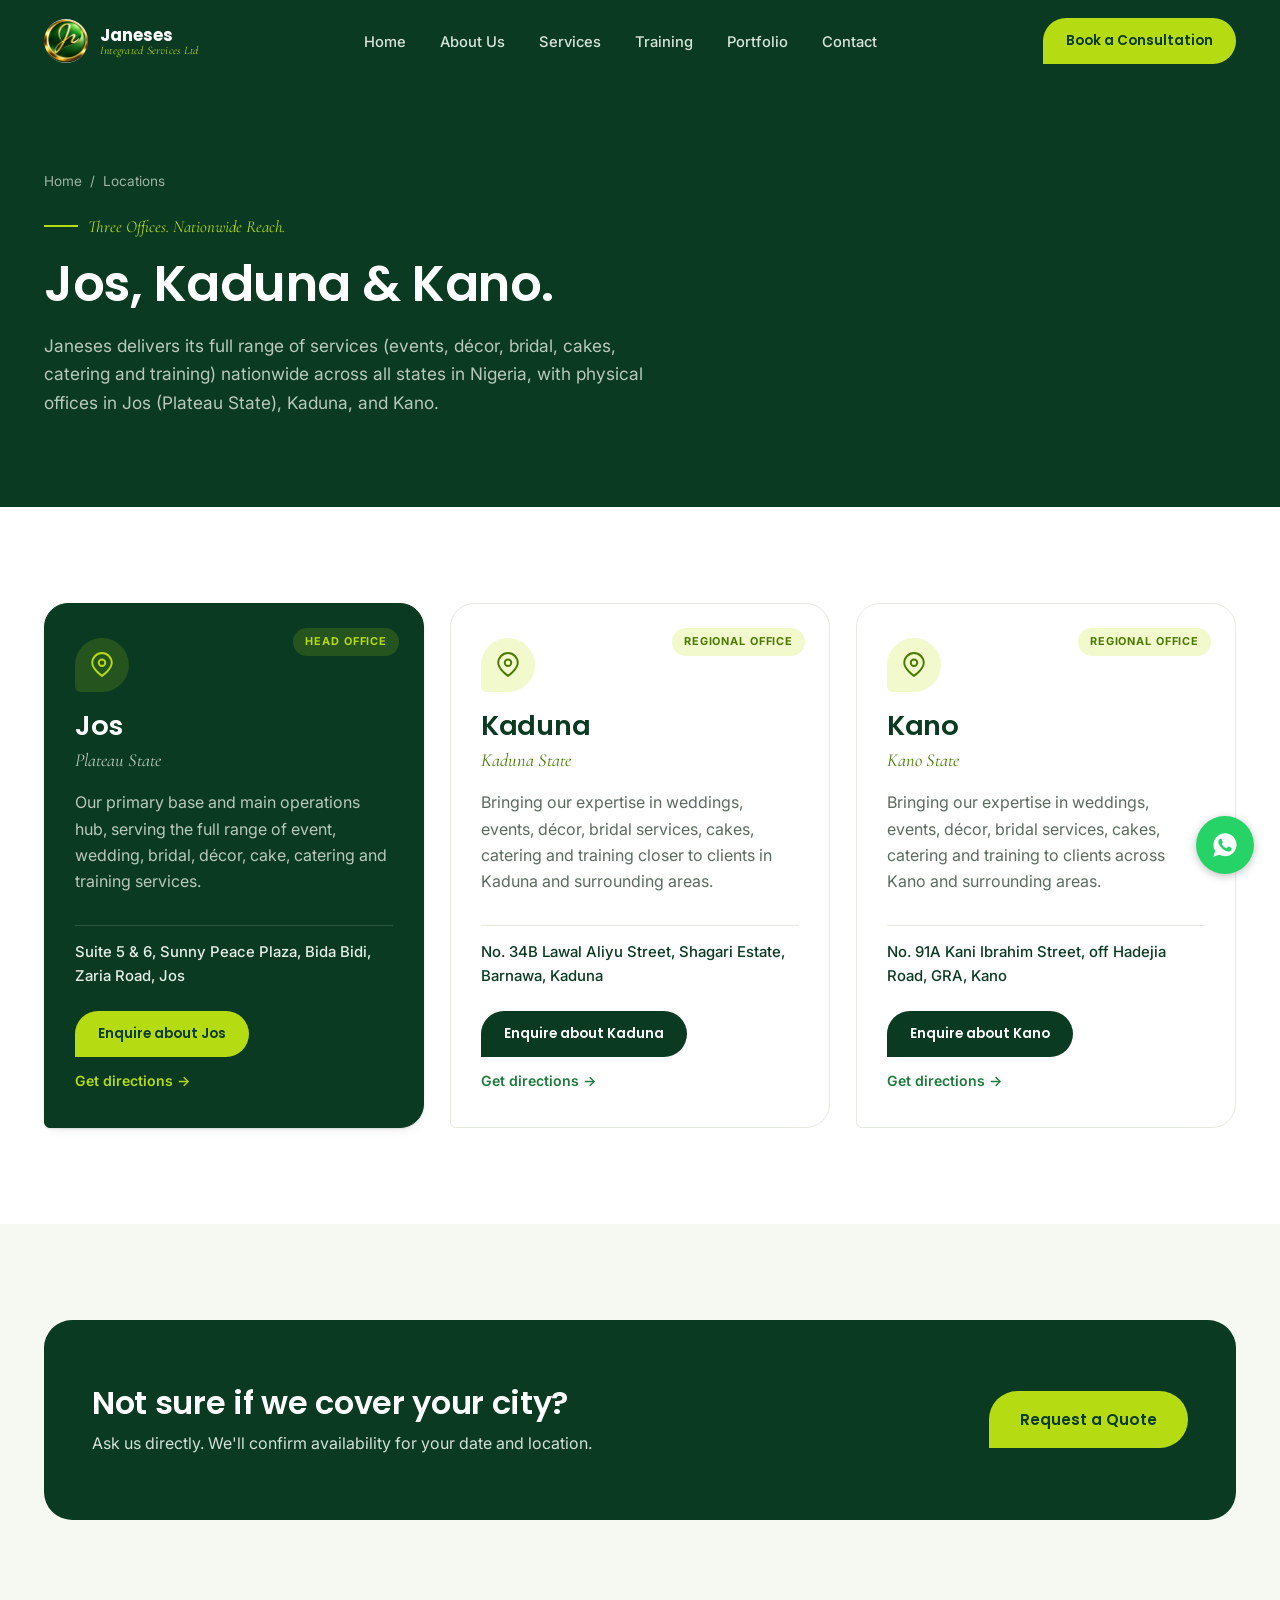
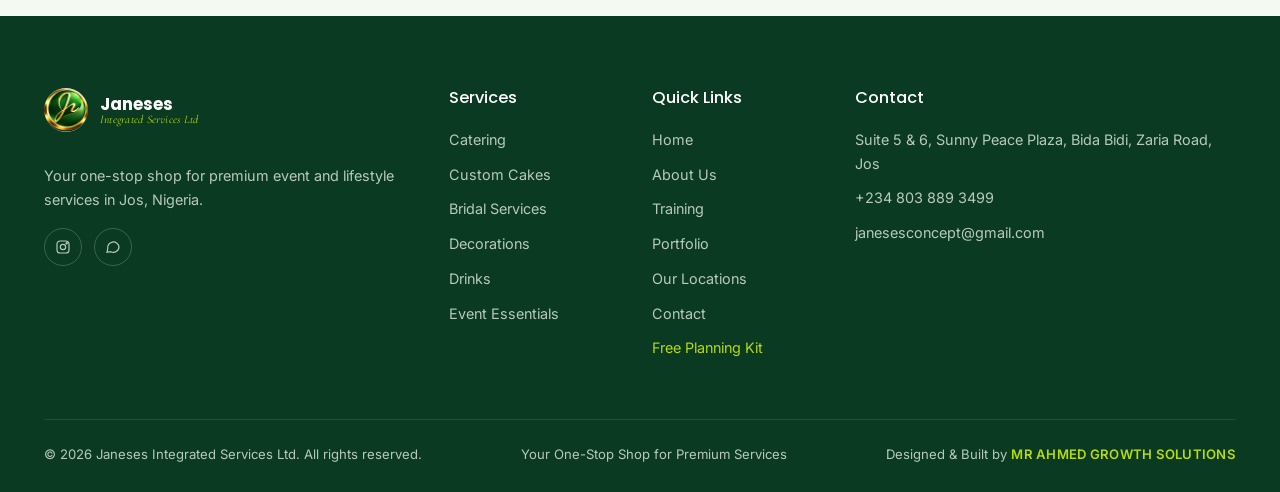
<file: locations.html>
<!DOCTYPE html>
<html lang="en">
<head>
<meta charset="UTF-8">
<meta name="viewport" content="width=device-width, initial-scale=1.0">
<title>Our Locations | Janeses Integrated Services Ltd</title>
<meta name="description" content="Janeses Integrated Services Ltd serves clients from three cities: head office in Jos, with offices in Kaduna and Kano. Find your nearest office and enquire.">
<meta name="keywords" content="Event Planner Nigeria, Catering Services Nigeria, Wedding Services Nigeria, Event Decoration Nigeria, Cakes Nigeria, Event Planner Jos">
<link rel="canonical" href="https://www.janeses.com/locations.html">
<meta property="og:type" content="website">
<meta property="og:site_name" content="Janeses Integrated Services Ltd">
<meta property="og:title" content="Our Locations | Janeses Integrated Services Ltd">
<meta property="og:description" content="Janeses Integrated Services Ltd serves clients from three cities: head office in Jos, with offices in Kaduna and Kano. Find your nearest office and enquire.">
<meta property="og:image" content="https://www.janeses.com/images/logo-black-og.jpg">
<meta property="og:url" content="https://www.janeses.com/locations.html">
<meta name="twitter:card" content="summary_large_image">
<meta name="theme-color" content="#0B3A22">
<link rel="icon" type="image/webp" href="images/logo-mark-375.webp">
<link rel="preconnect" href="https://fonts.googleapis.com">
<link rel="preconnect" href="https://fonts.gstatic.com" crossorigin>
<link href="https://fonts.googleapis.com/css2?family=Poppins:wght@400;500;600;700&family=Inter:wght@400;500;600&family=Cormorant+Garamond:ital@1&display=swap" rel="stylesheet">
<link href="https://cdnjs.cloudflare.com/ajax/libs/bootstrap/5.3.3/css/bootstrap.min.css" rel="stylesheet">
<link rel="stylesheet" href="css/style.css">
<link rel="stylesheet" href="css/extras.css">
<link rel="stylesheet" href="css/theme.css">
</head>
<body>
<a class="skip-link" href="#main">Skip to content</a>
<nav class="jan-nav" aria-label="Main">
  <div class="container-xl nav-inner">
    <a href="index.html" class="jan-brand" aria-label="Janeses Integrated Services Ltd, home">
      <img src="images/logo-mark-375.webp" alt="" width="44" height="44" decoding="async">
      <span class="jan-brand-text">Janeses<span>Integrated Services Ltd</span></span>
    </a>
    <ul class="jan-links" id="janLinks">
      <li><a href="index.html">Home</a></li>
      <li><a href="about.html">About Us</a></li>
      <li><a href="services.html">Services</a></li>
      <li><a href="training.html">Training</a></li>
      <li><a href="portfolio.html">Portfolio</a></li>
      <li><a href="contact.html">Contact</a></li>
      <li class="nav-cta-mobile"><a href="contact.html" class="btn-jan btn-gold btn-sm-jan">Book a Consultation</a></li>
    </ul>
    <div class="nav-cta-wrap">
      <a href="contact.html" class="btn-jan btn-gold btn-sm-jan nav-cta">Book a Consultation</a>
      <button class="jan-toggle" type="button" aria-label="Open menu" aria-expanded="false" aria-controls="janLinks"><span></span><span></span><span></span></button>
    </div>
  </div>
</nav>

<main id="main">
<header class="page-head">
  <div class="container-xl">
    <div class="breadcrumb-jan mb-3"><a href="index.html">Home</a> &nbsp;/&nbsp; Locations</div>
    <div class="eyebrow">Three Offices. Nationwide Reach.</div>
    <h1>Jos, Kaduna &amp; Kano.</h1>
    <p class="head-sub">Janeses delivers its full range of services (events, d&eacute;cor, bridal, cakes, catering and training) nationwide across all states in Nigeria, with physical offices in Jos (Plateau State), Kaduna, and Kano.</p>
  </div>
</header>

<!-- PLACEHOLDER: confirm the Kaduna and Kano street addresses before launch -->
<section class="section-pad">
  <div class="container-xl">
    <div class="loc-grid">

      <article class="loc-card primary reveal">
        <span class="loc-tag">Head office</span>
        <div class="loc-pin" aria-hidden="true"><svg width="26" height="26" viewBox="0 0 24 24" fill="none" stroke="currentColor" stroke-width="1.8"><path d="M21 10c0 6-9 12-9 12s-9-6-9-12a9 9 0 0118 0z"/><circle cx="12" cy="10" r="3"/></svg></div>
        <h2>Jos</h2>
        <p class="loc-state">Plateau State</p>
        <p>Our primary base and main operations hub, serving the full range of event, wedding, bridal, d&eacute;cor, cake, catering and training services.</p>
        <address>Suite 5 &amp; 6, Sunny Peace Plaza, Bida Bidi, Zaria Road, Jos</address>
        <div class="loc-actions">
          <a class="btn-jan btn-gold btn-sm-jan" href="https://wa.me/2348038893499?text=Hello%20Janeses%2C%20I%27d%20like%20to%20enquire%20about%20your%20Jos%20office" target="_blank" rel="noopener">Enquire about Jos</a>
          <a class="loc-link" href="https://www.google.com/maps/search/?api=1&amp;query=Sunny%20Peace%20Plaza%20Zaria%20Road%20Jos" target="_blank" rel="noopener">Get directions &rarr;</a>
        </div>
      </article>

      <article class="loc-card reveal">
        <span class="loc-tag">Regional office</span>
        <div class="loc-pin" aria-hidden="true"><svg width="26" height="26" viewBox="0 0 24 24" fill="none" stroke="currentColor" stroke-width="1.8"><path d="M21 10c0 6-9 12-9 12s-9-6-9-12a9 9 0 0118 0z"/><circle cx="12" cy="10" r="3"/></svg></div>
        <h2>Kaduna</h2>
        <p class="loc-state">Kaduna State</p>
        <p>Bringing our expertise in weddings, events, d&eacute;cor, bridal services, cakes, catering and training closer to clients in Kaduna and surrounding areas.</p>
        <address>No. 34B Lawal Aliyu Street, Shagari Estate, Barnawa, Kaduna</address>
        <div class="loc-actions">
          <a class="btn-jan btn-navy btn-sm-jan" href="https://wa.me/2348038893499?text=Hello%20Janeses%2C%20I%27d%20like%20to%20enquire%20about%20your%20Kaduna%20office" target="_blank" rel="noopener">Enquire about Kaduna</a>
          <a class="loc-link" href="https://www.google.com/maps/search/?api=1&amp;query=34B%20Lawal%20Aliyu%20Street%20Shagari%20Estate%20Barnawa%20Kaduna" target="_blank" rel="noopener">Get directions &rarr;</a>
        </div>
      </article>

      <article class="loc-card reveal">
        <span class="loc-tag">Regional office</span>
        <div class="loc-pin" aria-hidden="true"><svg width="26" height="26" viewBox="0 0 24 24" fill="none" stroke="currentColor" stroke-width="1.8"><path d="M21 10c0 6-9 12-9 12s-9-6-9-12a9 9 0 0118 0z"/><circle cx="12" cy="10" r="3"/></svg></div>
        <h2>Kano</h2>
        <p class="loc-state">Kano State</p>
        <p>Bringing our expertise in weddings, events, d&eacute;cor, bridal services, cakes, catering and training to clients across Kano and surrounding areas.</p>
        <address>No. 91A Kani Ibrahim Street, off Hadejia Road, GRA, Kano</address>
        <div class="loc-actions">
          <a class="btn-jan btn-navy btn-sm-jan" href="https://wa.me/2348038893499?text=Hello%20Janeses%2C%20I%27d%20like%20to%20enquire%20about%20your%20Kano%20office" target="_blank" rel="noopener">Enquire about Kano</a>
          <a class="loc-link" href="https://www.google.com/maps/search/?api=1&amp;query=91A%20Kani%20Ibrahim%20Street%20GRA%20Kano" target="_blank" rel="noopener">Get directions &rarr;</a>
        </div>
      </article>

    </div>
  </div>
</section>

<section class="section-pad bg-tint">
  <div class="container-xl">
    <div class="cta-band reveal">
      <div class="row align-items-center g-4">
        <div class="col-lg-8">
          <h2 class="mb-2">Not sure if we cover your city?</h2>
          <p class="mb-0">Ask us directly. We'll confirm availability for your date and location.</p>
        </div>
        <div class="col-lg-4 text-lg-end"><a href="contact.html#form" class="btn-jan btn-gold">Request a Quote</a></div>
      </div>
    </div>
  </div>
</section>

</main>
<footer class="jan-footer">
  <div class="container-xl">
    <div class="row g-4">
      <div class="col-lg-4">
        <a href="index.html" class="jan-brand mb-3 d-inline-flex" aria-label="Janeses, home">
          <img src="images/logo-mark-375.webp" alt="" width="44" height="44" loading="lazy" decoding="async">
          <span class="jan-brand-text">Janeses<span>Integrated Services Ltd</span></span>
        </a>
        <p class="mt-3" style="font-size:.9rem;">Your one-stop shop for premium event and lifestyle services in Jos, Nigeria.</p>
        <div class="social-row mt-3">
          <a href="https://www.instagram.com/janeses_concepts" aria-label="Instagram" target="_blank" rel="noopener"><svg width="16" height="16" viewBox="0 0 24 24" fill="none" stroke="currentColor" stroke-width="1.8"><rect x="3" y="3" width="18" height="18" rx="5"/><circle cx="12" cy="12" r="4"/><circle cx="17.5" cy="6.5" r="1"/></svg></a>
          <a href="https://wa.me/2348038893499" aria-label="WhatsApp" target="_blank" rel="noopener"><svg width="16" height="16" viewBox="0 0 24 24" fill="none" stroke="currentColor" stroke-width="1.8"><path d="M21 11.5a8.5 8.5 0 01-12.5 7.5L3 20l1.1-5.4A8.5 8.5 0 1121 11.5z"/></svg></a>
        </div>
      </div>
      <div class="col-lg-2 col-6">
        <h5>Services</h5>
        <ul>
          <li><a href="services.html#catering">Catering</a></li>
          <li><a href="services.html#cakes">Custom Cakes</a></li>
          <li><a href="services.html#bridal">Bridal Services</a></li>
          <li><a href="services.html#decorations">Decorations</a></li>
          <li><a href="services.html#drinks">Drinks</a></li>
          <li><a href="services.html#essentials">Event Essentials</a></li>
        </ul>
      </div>
      <div class="col-lg-2 col-6">
        <h5>Quick Links</h5>
        <ul>
          <li><a href="index.html">Home</a></li>
          <li><a href="about.html">About Us</a></li>
          <li><a href="training.html">Training</a></li>
          <li><a href="portfolio.html">Portfolio</a></li>
          <li><a href="locations.html">Our Locations</a></li>
          <li><a href="contact.html">Contact</a></li>
          <li><a href="index.html#kit" data-open-kit class="text-gold">Free Planning Kit</a></li>
        </ul>
      </div>
      <div class="col-lg-4">
        <h5>Contact</h5>
        <ul>
          <li>Suite 5 &amp; 6, Sunny Peace Plaza, Bida Bidi, Zaria Road, Jos</li>
          <li><a href="tel:+2348038893499">+234 803 889 3499</a></li>
          <li><a href="mailto:janesesconcept@gmail.com">janesesconcept@gmail.com</a></li>
        </ul>
      </div>
    </div>
    <div class="footer-bottom">
      <span>&copy; 2026 Janeses Integrated Services Ltd. All rights reserved.</span>
      <span>Your One-Stop Shop for Premium Services</span>
      <span class="credit">Designed &amp; Built by <a href="https://www.mrahmedgrowthsolutions.com.ng/" target="_blank" rel="nofollow noopener noreferrer">MR AHMED GROWTH SOLUTIONS</a></span>
    </div>
  </div>
</footer>

<a href="https://wa.me/2348038893499" class="wa-float" target="_blank" rel="noopener" aria-label="Chat with us on WhatsApp"><svg width="28" height="28" viewBox="0 0 24 24" fill="#fff" aria-hidden="true"><path d="M12.04 2C6.58 2 2.13 6.45 2.13 11.91c0 1.87.5 3.62 1.44 5.13L2 22l5.11-1.55c1.44.79 3.09 1.24 4.85 1.24h.01c5.46 0 9.91-4.45 9.91-9.91S17.5 2 12.04 2zm5.78 14.16c-.24.68-1.4 1.32-1.93 1.4-.5.08-1.13.11-1.83-.11-.42-.13-.96-.31-1.65-.6-2.91-1.26-4.81-4.16-4.96-4.35-.14-.19-1.18-1.57-1.18-3s.75-2.13 1.02-2.42c.26-.29.57-.36.77-.36h.55c.18 0 .41-.02.62.48.24.58.81 2 .88 2.15.07.15.11.32.02.51-.09.19-.14.31-.28.48-.14.17-.29.37-.42.5-.14.14-.28.29-.12.57.16.29.71 1.17 1.53 1.9 1.05.94 1.94 1.24 2.22 1.38.28.14.45.12.61-.07.17-.19.7-.82.89-1.1.19-.29.38-.24.63-.14.26.1 1.65.78 1.94.92.28.14.47.21.54.33.07.12.07.68-.17 1.36z"/></svg></a>

<script src="https://cdnjs.cloudflare.com/ajax/libs/bootstrap/5.3.3/js/bootstrap.bundle.min.js" defer></script>
<script src="js/script.js" defer></script>
<script src="js/extras.js" defer></script>
</body>
</html>
</file>
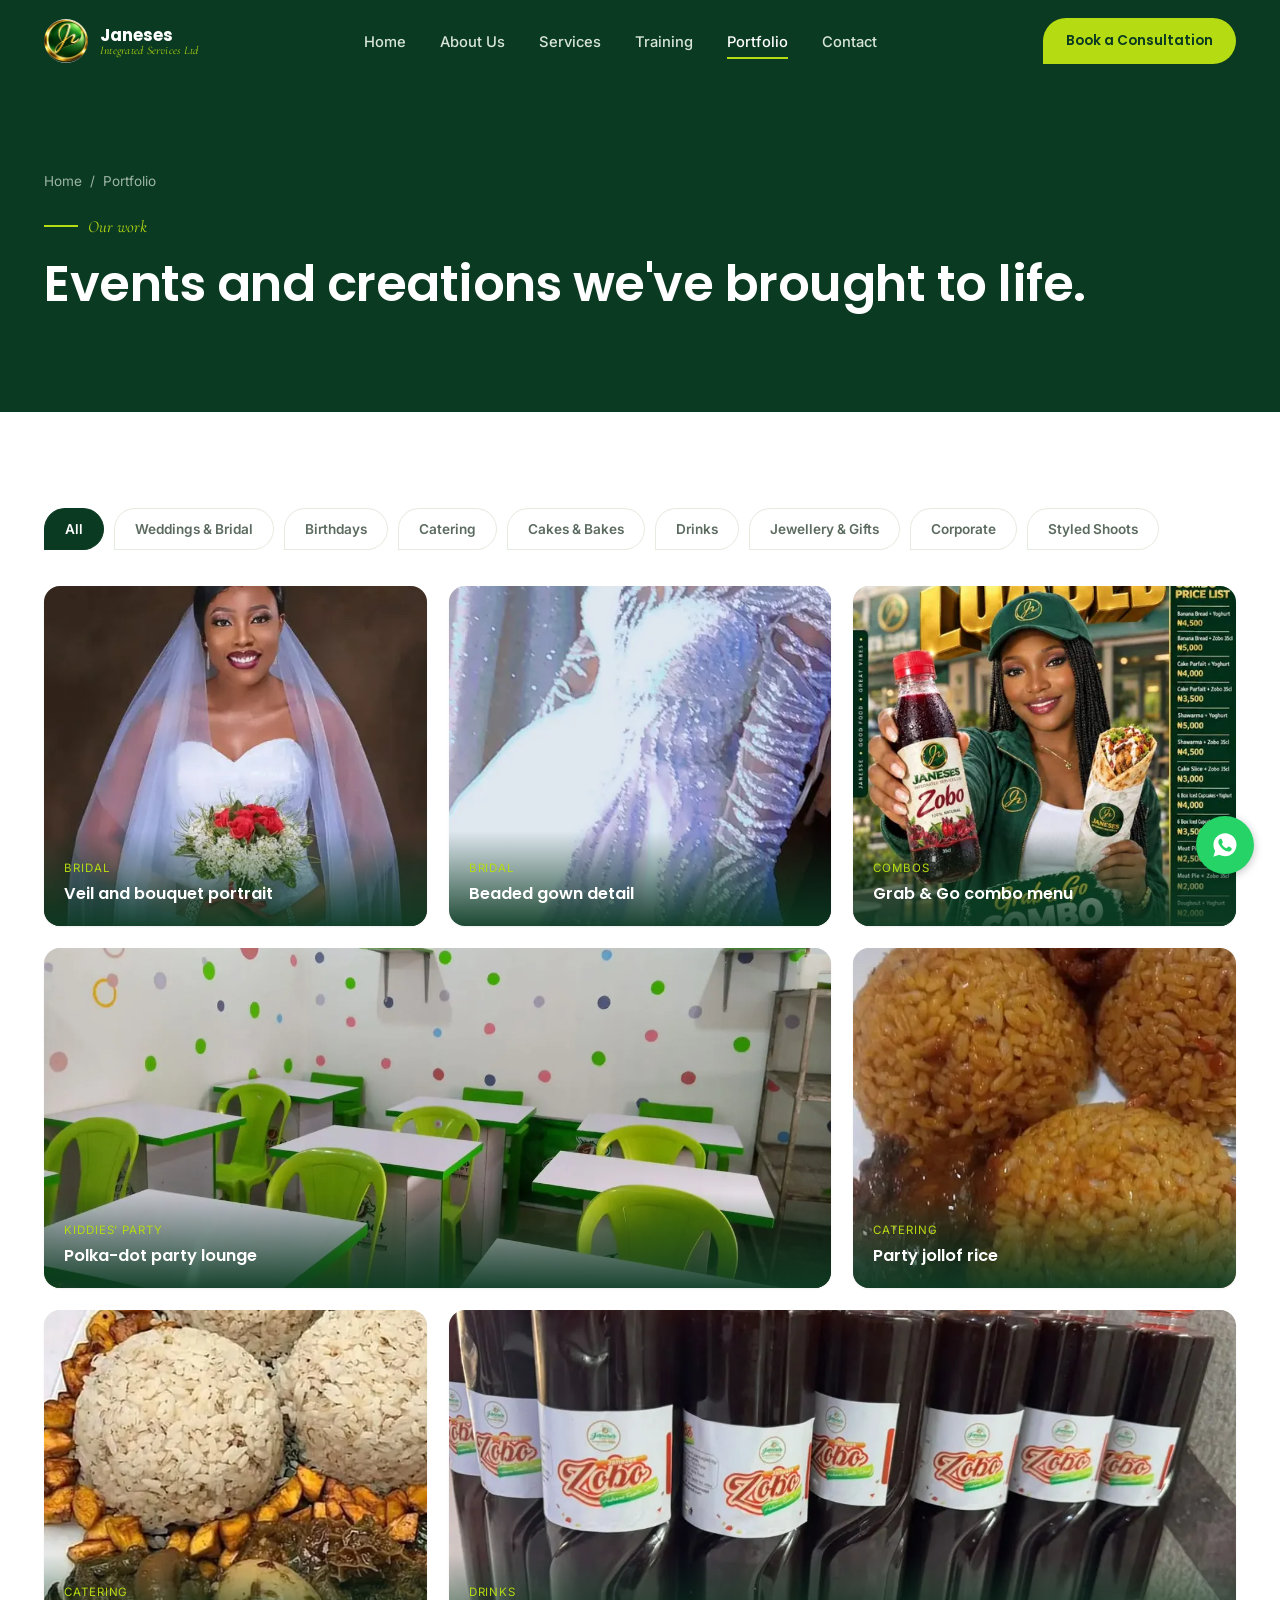
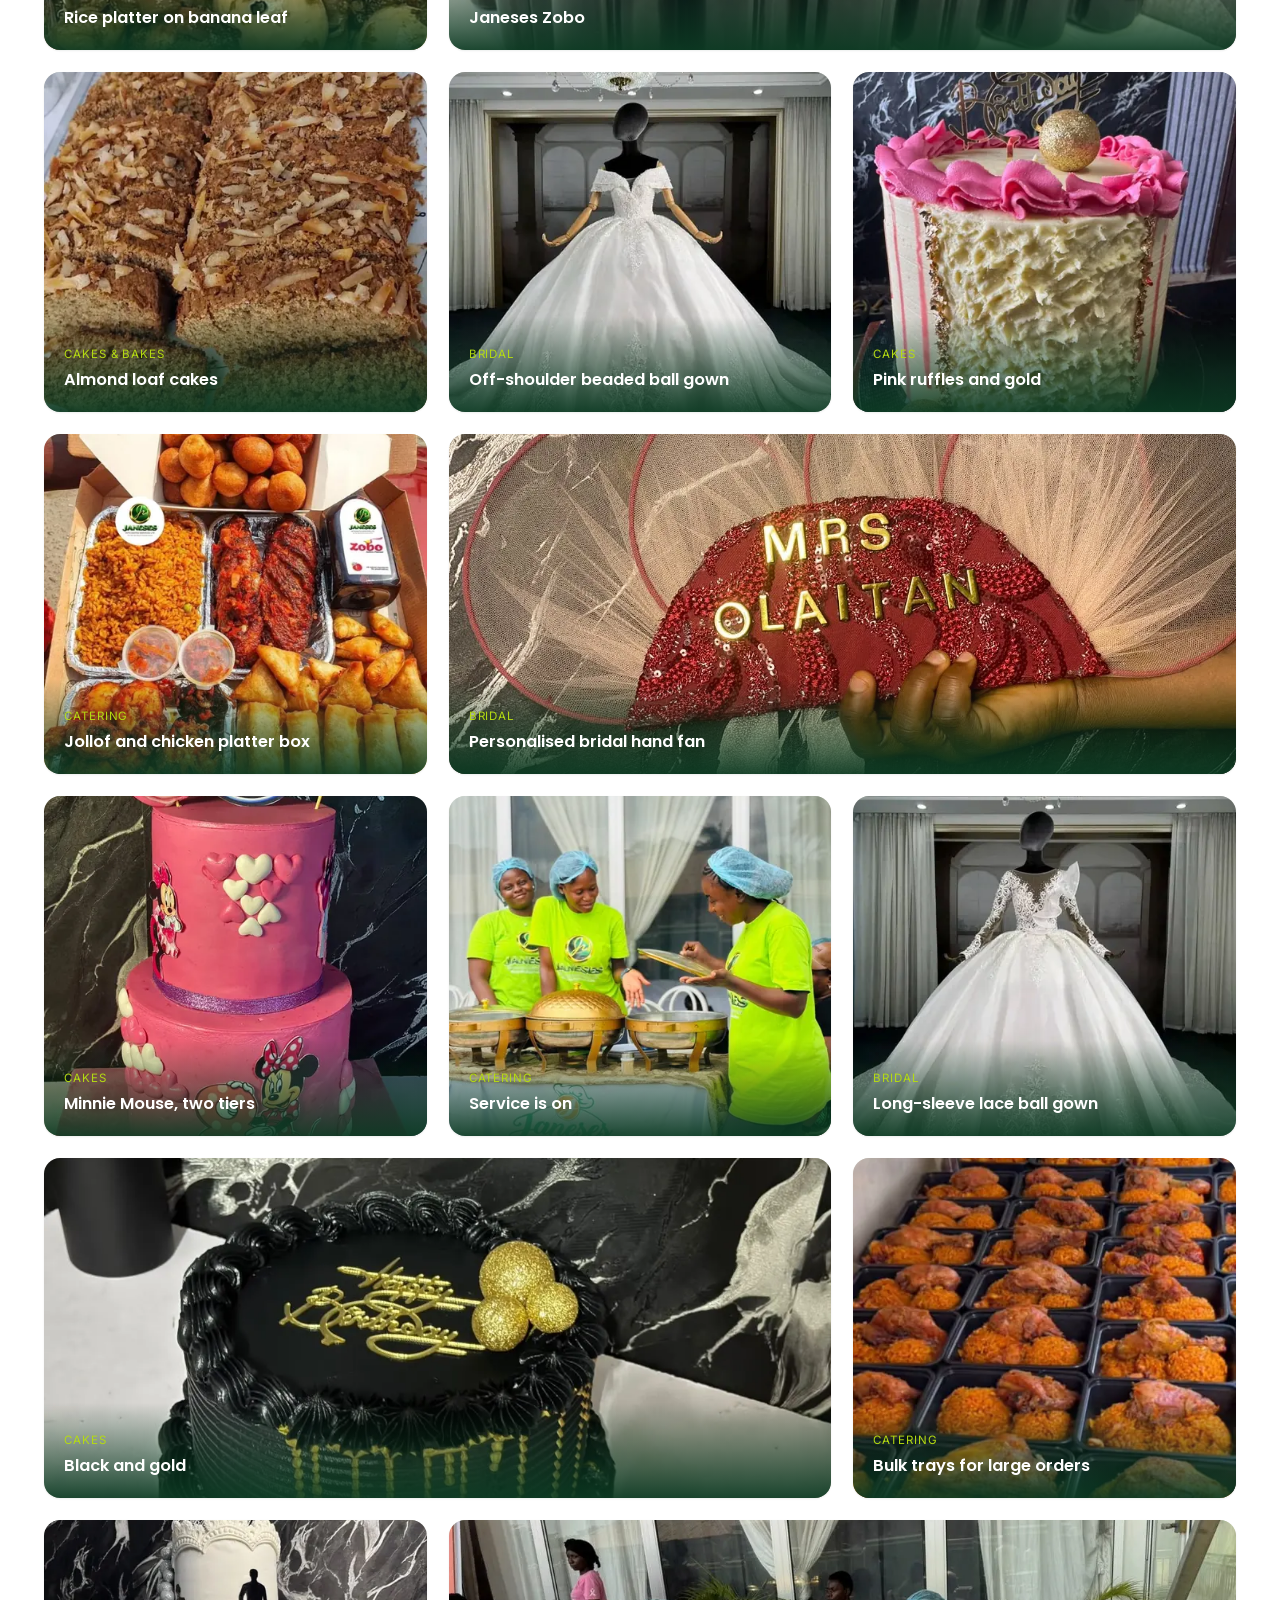
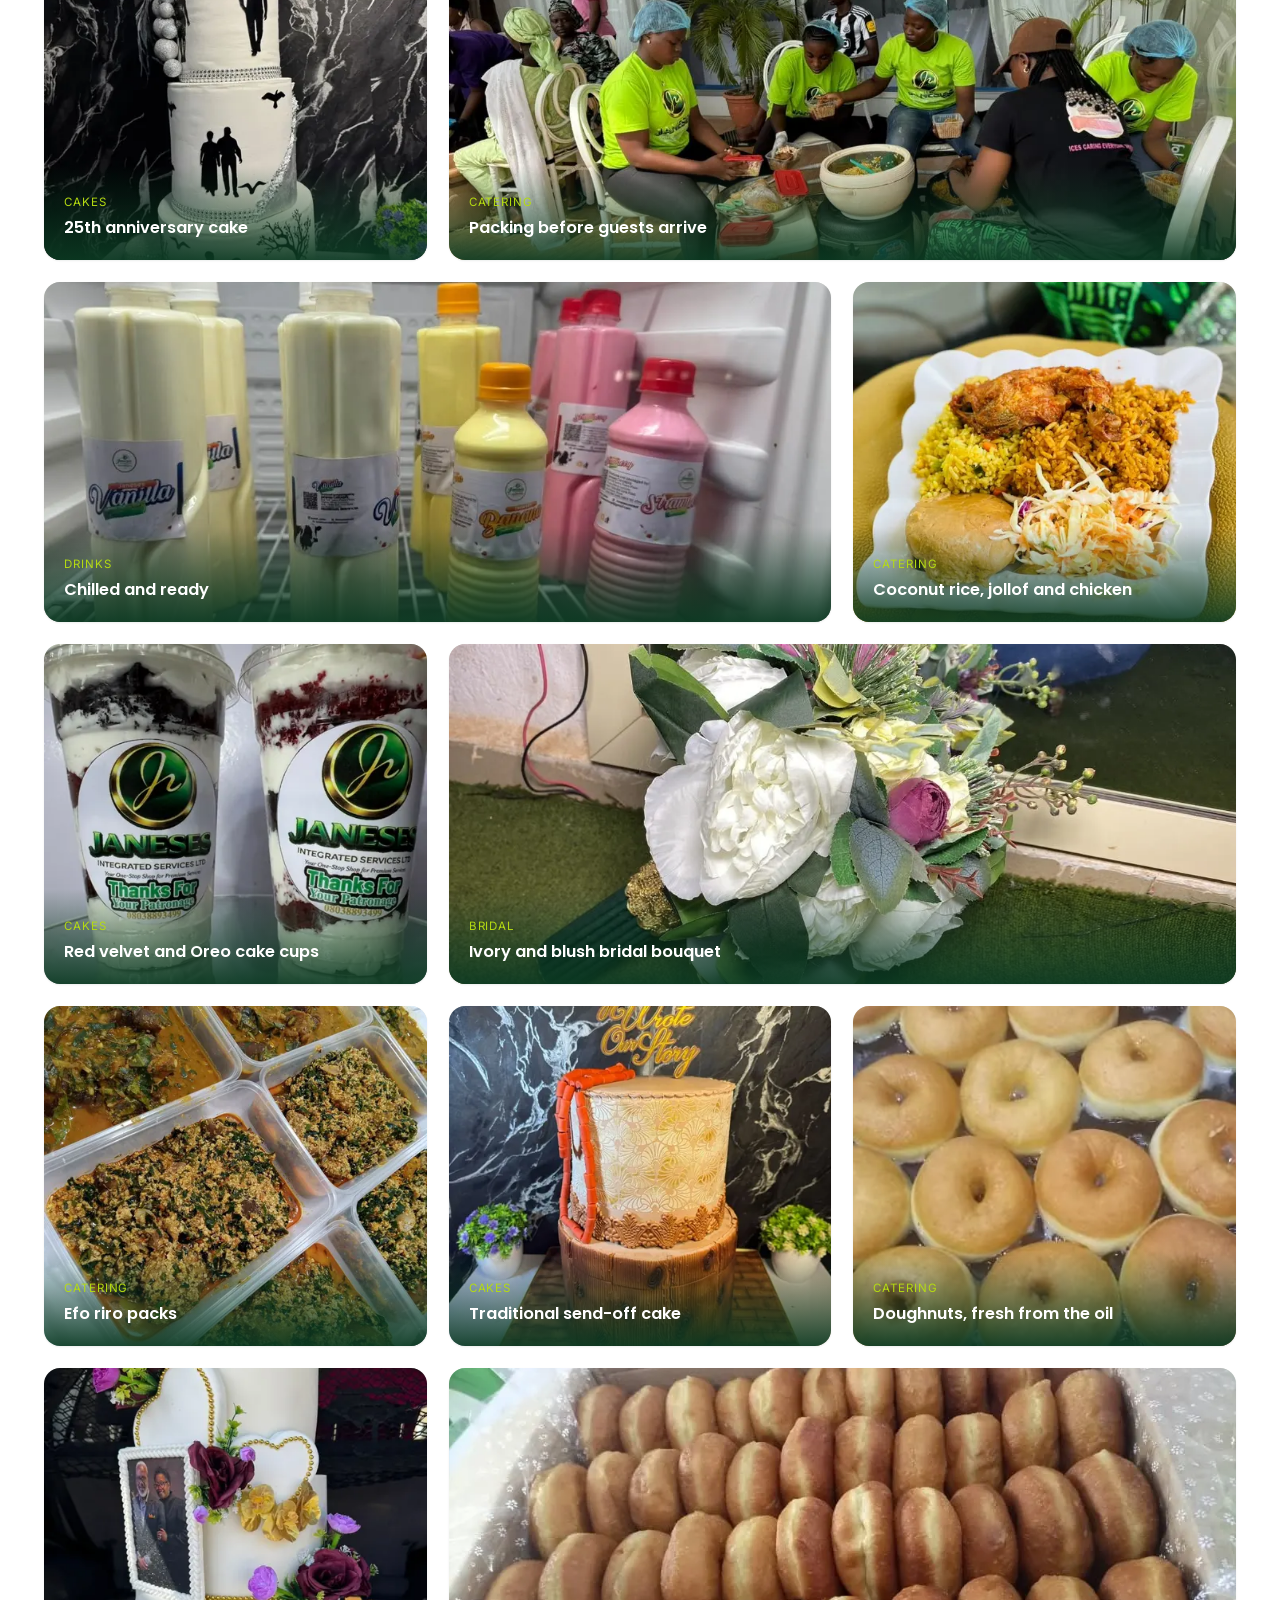
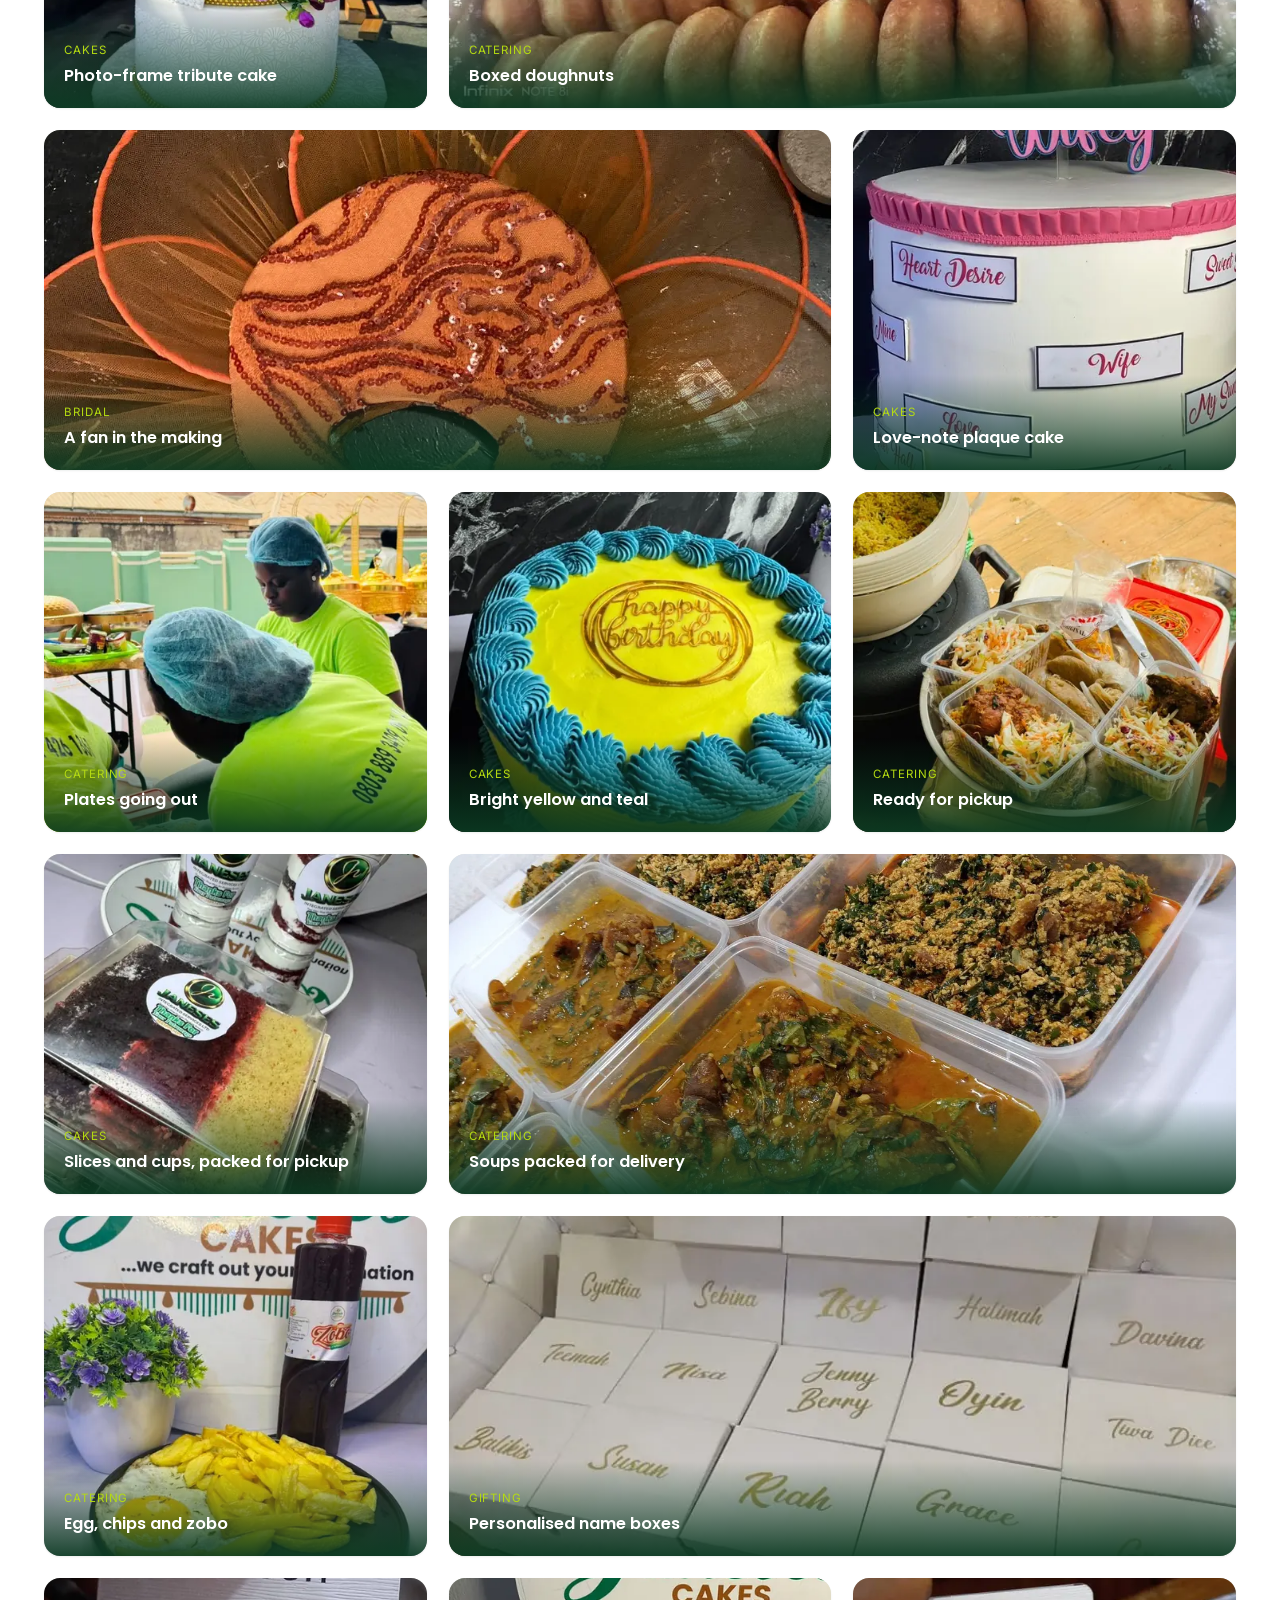
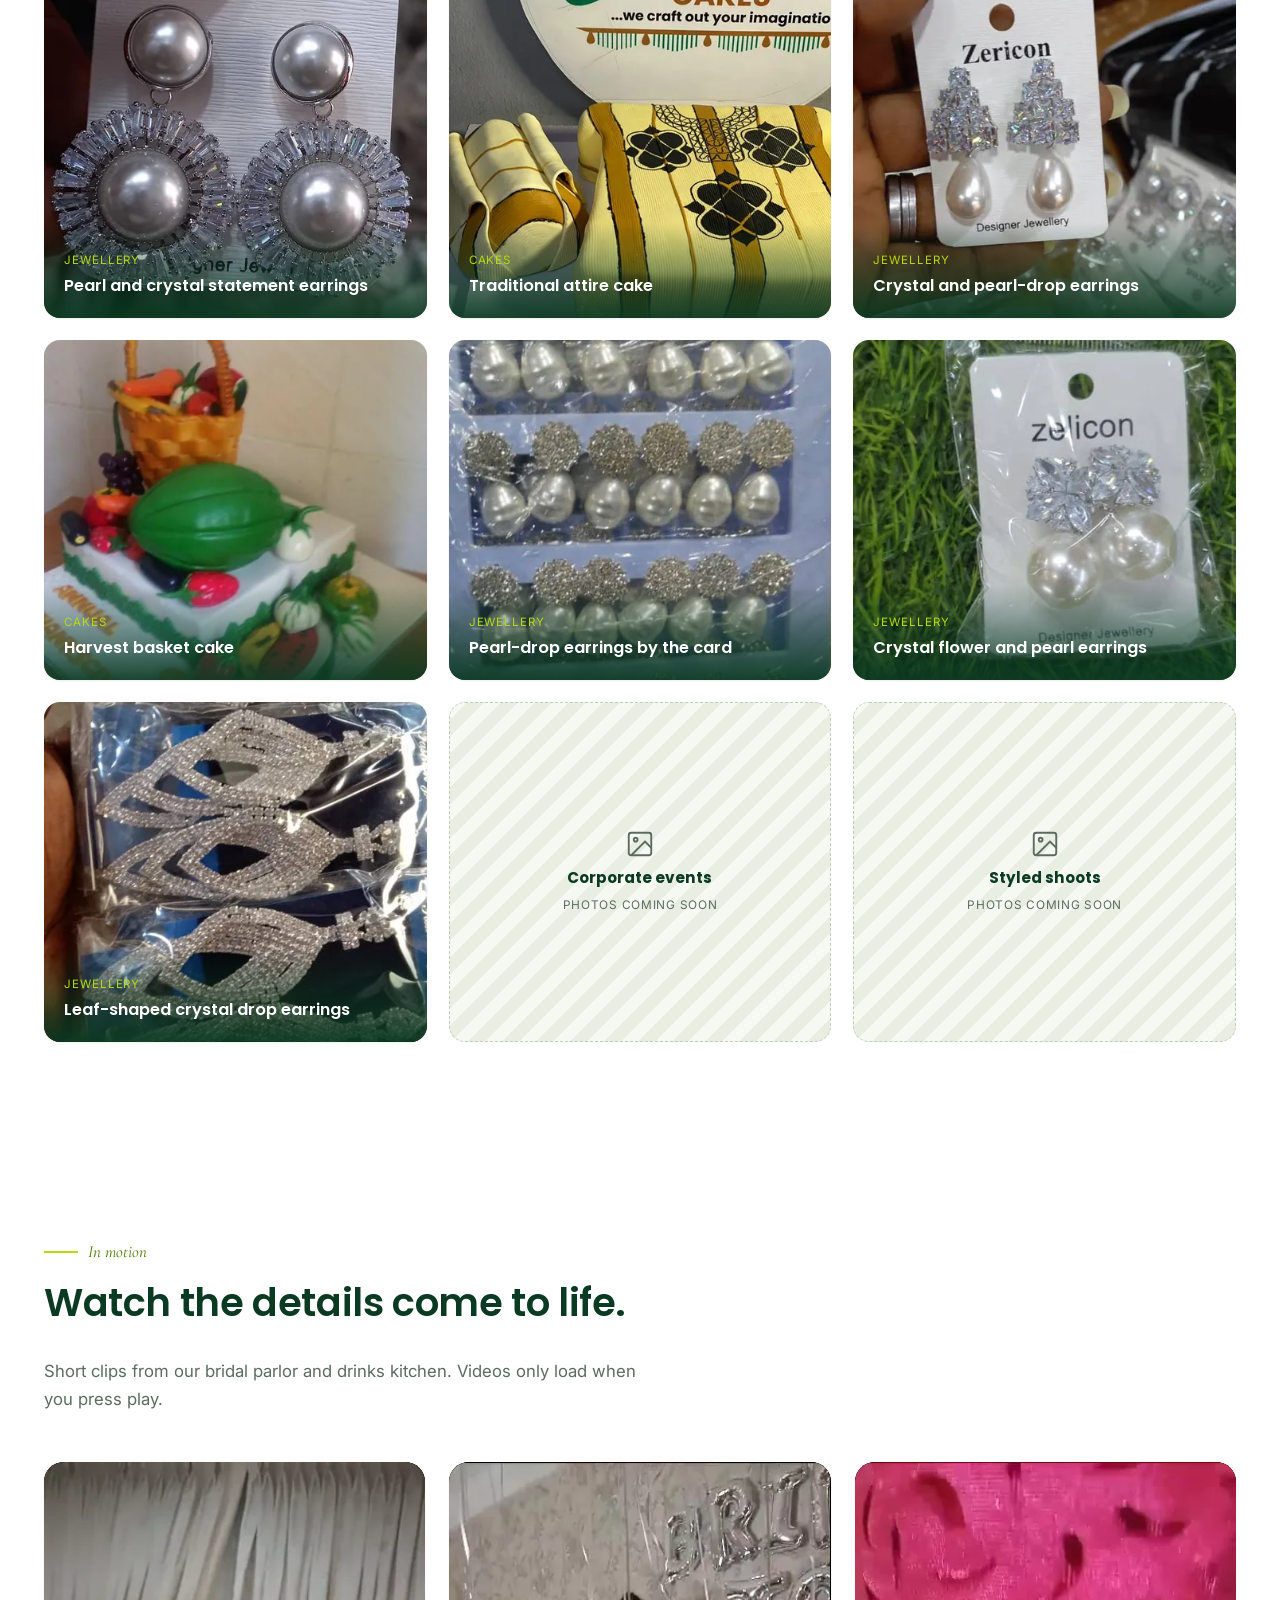
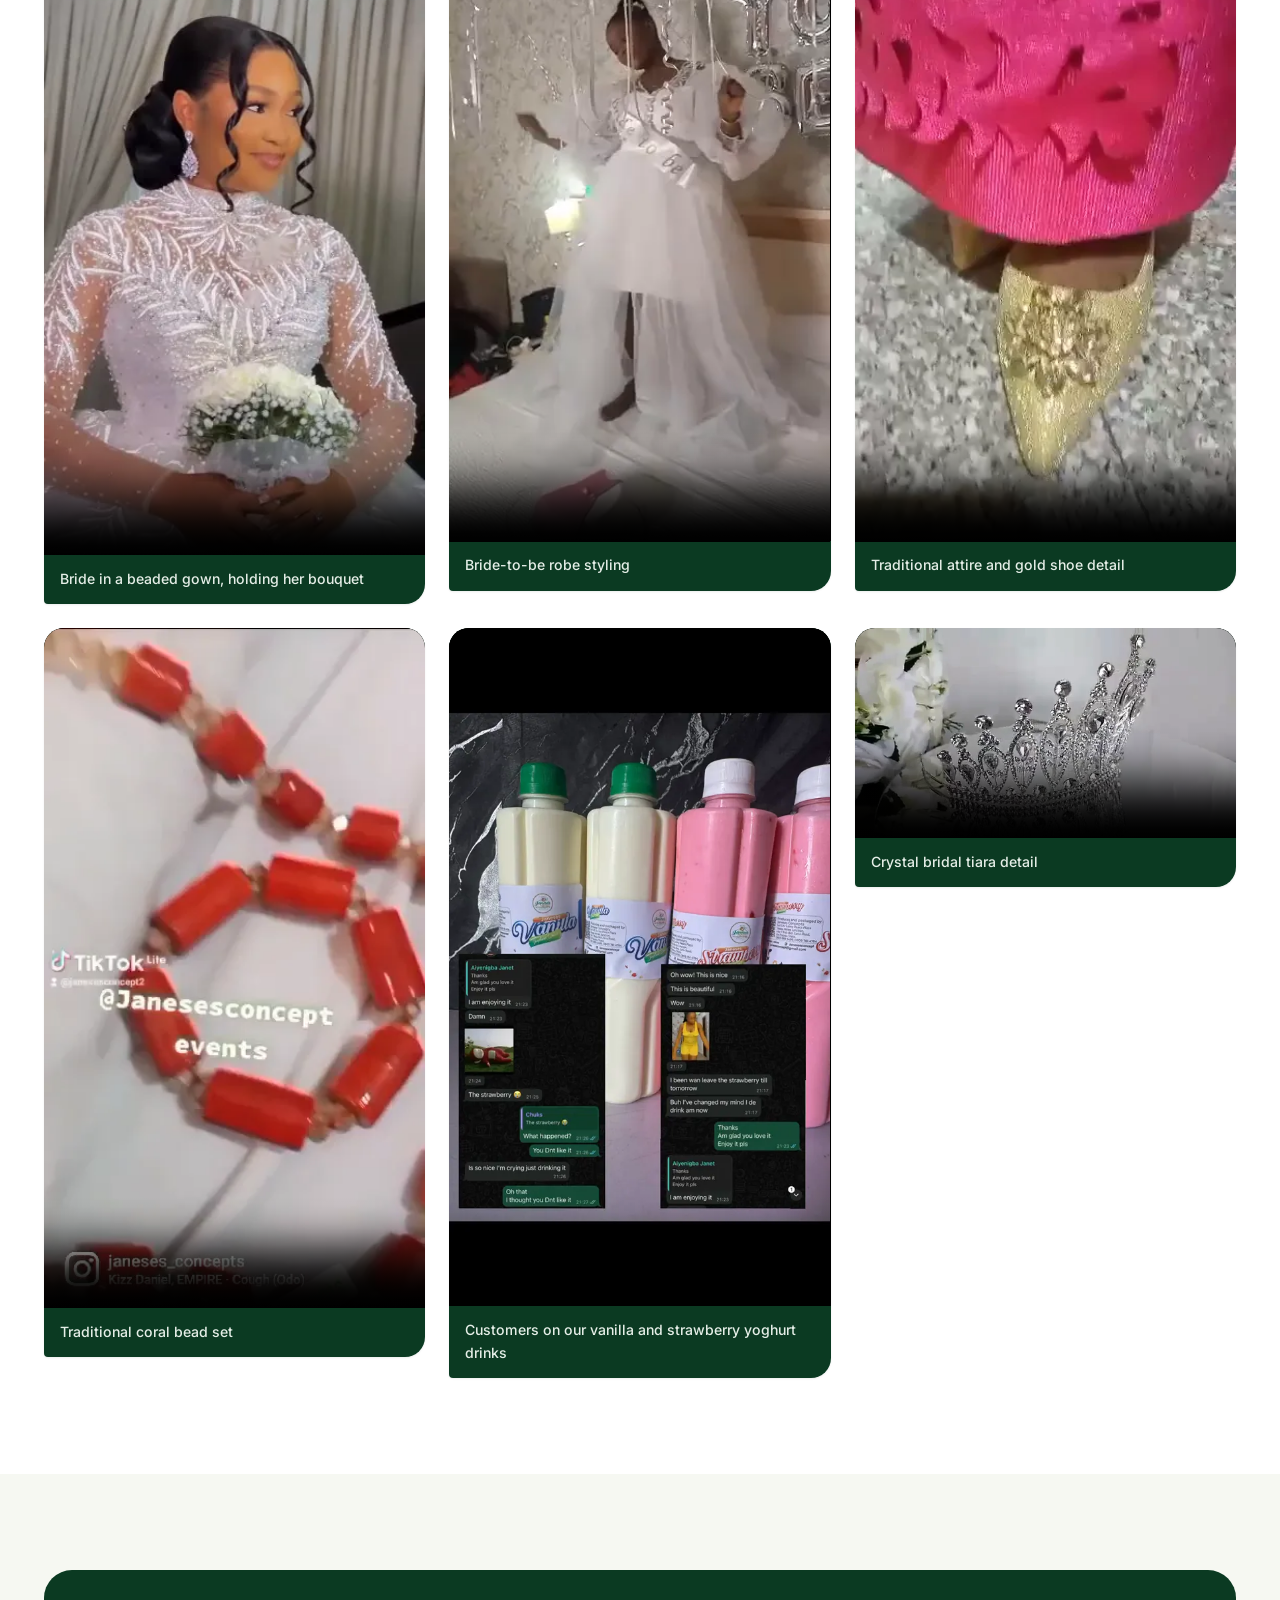
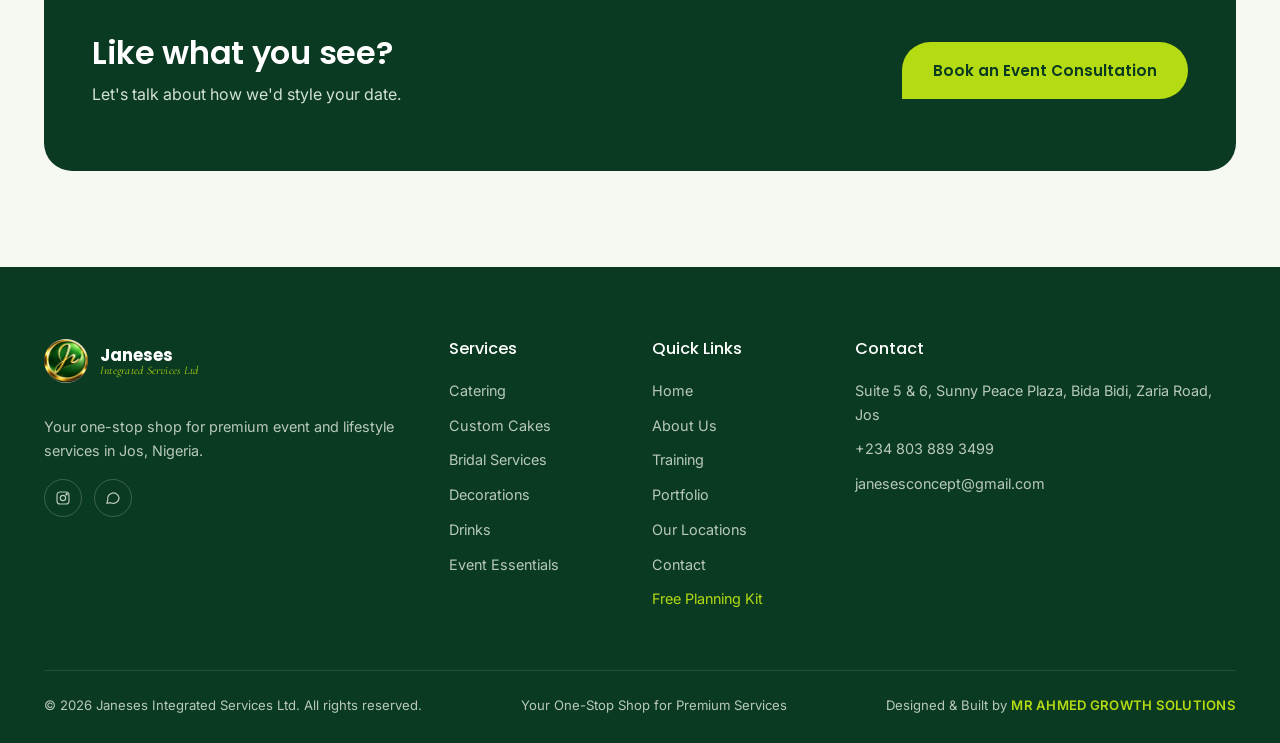
<file: portfolio.html>
<!DOCTYPE html>
<html lang="en">
<head>
<meta charset="UTF-8">
<meta name="viewport" content="width=device-width, initial-scale=1.0">
<title>Portfolio &amp; Events | Janeses Integrated Services Ltd</title>
<meta name="description" content="Browse weddings and bridal, birthdays, catering, cakes, drinks and more, delivered by Janeses Integrated Services Ltd in Jos, Nigeria.">
<meta name="keywords" content="Event Planner Nigeria, Catering Services Nigeria, Wedding Services Nigeria, Event Decoration Nigeria, Cakes Nigeria, Event Planner Jos">
<link rel="canonical" href="https://www.janeses.com/portfolio.html">
<meta property="og:type" content="website">
<meta property="og:site_name" content="Janeses Integrated Services Ltd">
<meta property="og:title" content="Portfolio &amp; Events | Janeses Integrated Services Ltd">
<meta property="og:description" content="Browse weddings and bridal, birthdays, catering, cakes, drinks and more, delivered by Janeses Integrated Services Ltd in Jos, Nigeria.">
<meta property="og:image" content="https://www.janeses.com/images/logo-black-og.jpg">
<meta property="og:url" content="https://www.janeses.com/portfolio.html">
<meta name="twitter:card" content="summary_large_image">
<meta name="theme-color" content="#0B3A22">
<link rel="icon" type="image/webp" href="images/logo-mark-375.webp">
<link rel="preconnect" href="https://fonts.googleapis.com">
<link rel="preconnect" href="https://fonts.gstatic.com" crossorigin>
<link href="https://fonts.googleapis.com/css2?family=Poppins:wght@400;500;600;700&family=Inter:wght@400;500;600&family=Cormorant+Garamond:ital@1&display=swap" rel="stylesheet">
<link href="https://cdnjs.cloudflare.com/ajax/libs/bootstrap/5.3.3/css/bootstrap.min.css" rel="stylesheet">
<link rel="stylesheet" href="css/style.css">
<link rel="stylesheet" href="css/extras.css">
<link rel="stylesheet" href="css/theme.css">
</head>
<body>
<a class="skip-link" href="#main">Skip to content</a>
<nav class="jan-nav" aria-label="Main">
  <div class="container-xl nav-inner">
    <a href="index.html" class="jan-brand" aria-label="Janeses Integrated Services Ltd, home">
      <img src="images/logo-mark-375.webp" alt="" width="44" height="44" decoding="async">
      <span class="jan-brand-text">Janeses<span>Integrated Services Ltd</span></span>
    </a>
    <ul class="jan-links" id="janLinks">
      <li><a href="index.html">Home</a></li>
      <li><a href="about.html">About Us</a></li>
      <li><a href="services.html">Services</a></li>
      <li><a href="training.html">Training</a></li>
      <li><a href="portfolio.html" class="active" aria-current="page">Portfolio</a></li>
      <li><a href="contact.html">Contact</a></li>
      <li class="nav-cta-mobile"><a href="contact.html" class="btn-jan btn-gold btn-sm-jan">Book a Consultation</a></li>
    </ul>
    <div class="nav-cta-wrap">
      <a href="contact.html" class="btn-jan btn-gold btn-sm-jan nav-cta">Book a Consultation</a>
      <button class="jan-toggle" type="button" aria-label="Open menu" aria-expanded="false" aria-controls="janLinks"><span></span><span></span><span></span></button>
    </div>
  </div>
</nav>

<main id="main">
<header class="page-head">
  <div class="container-xl">
    <div class="breadcrumb-jan mb-3"><a href="index.html">Home</a> &nbsp;/&nbsp; Portfolio</div>
    <div class="eyebrow">Our work</div>
    <h1>Events and creations we've brought to life.</h1>
  </div>
</header>

<section class="section-pad">
  <div class="container-xl">
    <div class="filter-row reveal" role="group" aria-label="Filter portfolio">
      <button class="filter-btn active" type="button" data-filter="all" aria-pressed="true">All</button>
      <button class="filter-btn" type="button" data-filter="weddings" aria-pressed="false">Weddings &amp; Bridal</button>
      <button class="filter-btn" type="button" data-filter="birthdays" aria-pressed="false">Birthdays</button>
      <button class="filter-btn" type="button" data-filter="catering" aria-pressed="false">Catering</button>
      <button class="filter-btn" type="button" data-filter="cakes" aria-pressed="false">Cakes &amp; Bakes</button>
      <button class="filter-btn" type="button" data-filter="drinks" aria-pressed="false">Drinks</button>
      <button class="filter-btn" type="button" data-filter="accessories" aria-pressed="false">Jewellery &amp; Gifts</button>
      <button class="filter-btn" type="button" data-filter="corporate" aria-pressed="false">Corporate</button>
      <button class="filter-btn" type="button" data-filter="shoots" aria-pressed="false">Styled Shoots</button>
    </div>

    <div class="pf-grid pf-mosaic">
      <button type="button" class="pf-item" data-cat="weddings" data-full="images/bride-veil-641.webp" data-type="Bridal" data-title="Veil and bouquet portrait" data-desc="Bridal styling with a long veil, tiara and a red-and-white bouquet.">
        <img src="images/bride-veil-641.webp" srcset="images/bride-veil-480.webp 480w, images/bride-veil-641.webp 641w" sizes="(min-width:992px) 380px, (min-width:576px) 50vw, 100vw" width="641" height="960" alt="Smiling bride in a lace gown and long veil holding a red and white bouquet" loading="lazy" decoding="async">
        <span class="pf-caption"><span>Bridal</span><b>Veil and bouquet portrait</b></span>
      </button>
      <button type="button" class="pf-item" data-cat="weddings" data-full="images/gown-detail-607.webp" data-type="Bridal" data-title="Beaded gown detail" data-desc="A sparkling, beaded bridal gown with sheer embellished sleeves.">
        <img src="images/gown-detail-607.webp" srcset="images/gown-detail-480.webp 480w, images/gown-detail-607.webp 607w" sizes="(min-width:992px) 380px, (min-width:576px) 50vw, 100vw" width="607" height="864" alt="Close-up of a sparkling beaded bridal gown with sheer embellished sleeves" loading="lazy" decoding="async">
        <span class="pf-caption"><span>Bridal</span><b>Beaded gown detail</b></span>
      </button>
      <button type="button" class="pf-item" data-cat="drinks" data-full="images/combo-flyer-menu-809.webp" data-type="Combos" data-title="Grab &amp; Go combo menu" data-desc="Our Loaded Grab &amp; Go combo price list: shawarma paired with chilled Janeses Zobo.">
        <img src="images/combo-flyer-menu-809.webp" srcset="images/combo-flyer-menu-480.webp 480w, images/combo-flyer-menu-800.webp 800w, images/combo-flyer-menu-809.webp 809w" sizes="(min-width:992px) 380px, (min-width:576px) 50vw, 100vw" width="809" height="1080" alt="Janeses combo price list flyer with a Zobo drink and shawarma" loading="lazy" decoding="async">
        <span class="pf-caption"><span>Combos</span><b>Grab &amp; Go combo menu</b></span>
      </button>
      <button type="button" class="pf-item wide" data-cat="birthdays" data-full="images/kids-lounge-1280.webp" data-type="Kiddies' Party" data-title="Polka-dot party lounge" data-desc="A bright, playful kiddies' lounge with lime-green seating and polka-dot walls.">
        <img src="images/kids-lounge-1280.webp" srcset="images/kids-lounge-480.webp 480w, images/kids-lounge-800.webp 800w, images/kids-lounge-1280.webp 1280w" sizes="(min-width:992px) 1100px, 100vw" width="1280" height="960" alt="Polka-dot kiddies' party lounge with lime-green chairs and white tables" loading="lazy" decoding="async">
        <span class="pf-caption"><span>Kiddies' Party</span><b>Polka-dot party lounge</b></span>
      </button>
      <button type="button" class="pf-item" data-cat="catering" data-full="images/food-jollof-850.webp" data-type="Catering" data-title="Party jollof rice" data-desc="Scoops of smoky party jollof rice served with stew and fried chicken.">
        <img src="images/food-jollof-850.webp" srcset="images/food-jollof-480.webp 480w, images/food-jollof-800.webp 800w, images/food-jollof-850.webp 850w" sizes="(min-width:992px) 380px, (min-width:576px) 50vw, 100vw" width="850" height="1280" alt="Three scoops of party jollof rice with stew and chicken" loading="lazy" decoding="async">
        <span class="pf-caption"><span>Catering</span><b>Party jollof rice</b></span>
      </button>
      <button type="button" class="pf-item" data-cat="catering" data-full="images/food-ofada-840.webp" data-type="Catering" data-title="Rice platter on banana leaf" data-desc="A generous platter of rice with fried plantain, stew, assorted meats and boiled eggs.">
        <img src="images/food-ofada-840.webp" srcset="images/food-ofada-480.webp 480w, images/food-ofada-800.webp 800w, images/food-ofada-840.webp 840w" sizes="(min-width:992px) 380px, (min-width:576px) 50vw, 100vw" width="840" height="1280" alt="Rice platter with fried plantain, stew, assorted meat and boiled eggs on a banana leaf" loading="lazy" decoding="async">
        <span class="pf-caption"><span>Catering</span><b>Rice platter on banana leaf</b></span>
      </button>
      <button type="button" class="pf-item wide" data-cat="drinks" data-full="images/zobo-bottles-1080.webp" data-type="Drinks" data-title="Janeses Zobo" data-desc="Rows of our house zobo, bottled with the Janeses label and ready for orders large and small.">
        <img src="images/zobo-bottles-1080.webp" srcset="images/zobo-bottles-480.webp 480w, images/zobo-bottles-800.webp 800w, images/zobo-bottles-1080.webp 1080w" sizes="(min-width:992px) 1100px, 100vw" width="1080" height="810" alt="Rows of Janeses Zobo hibiscus drink bottles with branded labels" loading="lazy" decoding="async">
        <span class="pf-caption"><span>Drinks</span><b>Janeses Zobo</b></span>
      </button>
      <button type="button" class="pf-item" data-cat="cakes" data-full="images/loaf-1-885.webp" data-type="Cakes &amp; Bakes" data-title="Almond loaf cakes" data-desc="Freshly baked loaf cakes topped with sliced almonds.">
        <img src="images/loaf-1-885.webp" srcset="images/loaf-1-480.webp 480w, images/loaf-1-800.webp 800w, images/loaf-1-885.webp 885w" sizes="(min-width:992px) 380px, (min-width:576px) 50vw, 100vw" width="885" height="1121" alt="Freshly baked loaf cakes topped with sliced almonds" loading="lazy" decoding="async">
        <span class="pf-caption"><span>Cakes &amp; Bakes</span><b>Almond loaf cakes</b></span>
      </button>
<!-- ADDED: more of our work (bridal, cakes, catering, drinks) -->
      <button type="button" class="pf-item" data-cat="weddings" data-full="images/bridal-gown-front-720.webp" data-type="Bridal" data-title="Off-shoulder beaded ball gown" data-desc="A white beaded, off-shoulder wedding ball gown with a full skirt.">
        <img src="images/bridal-gown-front-720.webp" srcset="images/bridal-gown-front-480.webp 480w, images/bridal-gown-front-720.webp 720w" sizes="(min-width:992px) 380px, (min-width:576px) 50vw, 100vw" width="720" height="960" alt="White beaded off-shoulder wedding ball gown on a mannequin" loading="lazy" decoding="async">
        <span class="pf-caption"><span>Bridal</span><b>Off-shoulder beaded ball gown</b></span>
      </button>
      <button type="button" class="pf-item" data-cat="cakes" data-full="images/cake-birthday-pink-gold-810.webp" data-type="Cakes" data-title="Pink ruffles and gold" data-desc="Birthday cake with pink ruffled buttercream and gold detailing.">
        <img src="images/cake-birthday-pink-gold-810.webp" srcset="images/cake-birthday-pink-gold-480.webp 480w, images/cake-birthday-pink-gold-800.webp 800w, images/cake-birthday-pink-gold-810.webp 810w" sizes="(min-width:992px) 380px, (min-width:576px) 50vw, 100vw" width="810" height="1080" alt="Birthday cake with pink ruffled buttercream, gold spheres and a gold topper" loading="lazy" decoding="async">
        <span class="pf-caption"><span>Cakes</span><b>Pink ruffles and gold</b></span>
      </button>
      <button type="button" class="pf-item" data-cat="catering" data-full="images/catering-jollof-chicken-930.webp" data-type="Catering" data-title="Jollof and chicken platter box" data-desc="Boxed jollof rice with fried chicken, spring rolls and puff-puff.">
        <img src="images/catering-jollof-chicken-930.webp" srcset="images/catering-jollof-chicken-480.webp 480w, images/catering-jollof-chicken-800.webp 800w, images/catering-jollof-chicken-930.webp 930w" sizes="(min-width:992px) 380px, (min-width:576px) 50vw, 100vw" width="930" height="1163" alt="Open food box with jollof rice, fried chicken, spring rolls and puff-puff" loading="lazy" decoding="async">
        <span class="pf-caption"><span>Catering</span><b>Jollof and chicken platter box</b></span>
      </button>
      <button type="button" class="pf-item wide" data-cat="weddings" data-full="images/bridal-fan-mrs-olaitan-1080.webp" data-type="Bridal" data-title="Personalised bridal hand fan" data-desc="A red sequinned traditional hand fan with tulle, personalised with the bride's new name.">
        <img src="images/bridal-fan-mrs-olaitan-1080.webp" srcset="images/bridal-fan-mrs-olaitan-480.webp 480w, images/bridal-fan-mrs-olaitan-800.webp 800w, images/bridal-fan-mrs-olaitan-1080.webp 1080w" sizes="(min-width:992px) 1100px, 100vw" width="1080" height="810" alt="Red sequinned traditional hand fan with tulle personalised Mrs Olaitan" loading="lazy" decoding="async">
        <span class="pf-caption"><span>Bridal</span><b>Personalised bridal hand fan</b></span>
      </button>
      <button type="button" class="pf-item" data-cat="cakes" data-full="images/cake-minnie-mouse-2tier-810.webp" data-type="Cakes" data-title="Minnie Mouse, two tiers" data-desc="A pink two-tier Minnie Mouse birthday cake decorated with hearts.">
        <img src="images/cake-minnie-mouse-2tier-810.webp" srcset="images/cake-minnie-mouse-2tier-480.webp 480w, images/cake-minnie-mouse-2tier-800.webp 800w, images/cake-minnie-mouse-2tier-810.webp 810w" sizes="(min-width:992px) 380px, (min-width:576px) 50vw, 100vw" width="810" height="1080" alt="Two-tier pink Minnie Mouse birthday cake with hearts and lollipops" loading="lazy" decoding="async">
        <span class="pf-caption"><span>Cakes</span><b>Minnie Mouse, two tiers</b></span>
      </button>
      <button type="button" class="pf-item" data-cat="catering" data-full="images/catering-team-service-event-810.webp" data-type="Catering" data-title="Service is on" data-desc="Gold chafing dishes and green team shirts at a live event.">
        <img src="images/catering-team-service-event-810.webp" srcset="images/catering-team-service-event-480.webp 480w, images/catering-team-service-event-800.webp 800w, images/catering-team-service-event-810.webp 810w" sizes="(min-width:992px) 380px, (min-width:576px) 50vw, 100vw" width="810" height="1080" alt="Janeses catering team in green shirts and hairnets serving from gold chafing dishes" loading="lazy" decoding="async">
        <span class="pf-caption"><span>Catering</span><b>Service is on</b></span>
      </button>
      <button type="button" class="pf-item wide" data-cat="cakes" data-full="images/cake-black-gold-elegant-1080.webp" data-type="Cakes" data-title="Black and gold" data-desc="Black buttercream birthday cake with gold drip and gold spheres.">
        <img src="images/cake-black-gold-elegant-1080.webp" srcset="images/cake-black-gold-elegant-480.webp 480w, images/cake-black-gold-elegant-800.webp 800w, images/cake-black-gold-elegant-1080.webp 1080w" sizes="(min-width:992px) 1100px, 100vw" width="1080" height="810" alt="Black buttercream birthday cake with gold drip detail and gold spheres" loading="lazy" decoding="async">
        <span class="pf-caption"><span>Cakes</span><b>Black and gold</b></span>
      </button>
      <button type="button" class="pf-item" data-cat="weddings" data-full="images/bridal-gown-back-720.webp" data-type="Bridal" data-title="Long-sleeve lace ball gown" data-desc="Back view of a long-sleeve lace wedding ball gown.">
        <img src="images/bridal-gown-back-720.webp" srcset="images/bridal-gown-back-480.webp 480w, images/bridal-gown-back-720.webp 720w" sizes="(min-width:992px) 380px, (min-width:576px) 50vw, 100vw" width="720" height="960" alt="Back view of a white long-sleeve lace wedding ball gown on a mannequin" loading="lazy" decoding="async">
        <span class="pf-caption"><span>Bridal</span><b>Long-sleeve lace ball gown</b></span>
      </button>
      <button type="button" class="pf-item" data-cat="catering" data-full="images/catering-bulk-trays-800.webp" data-type="Catering" data-title="Bulk trays for large orders" data-desc="Rows of jollof rice and chicken packs ready to move.">
        <img src="images/catering-bulk-trays-800.webp" srcset="images/catering-bulk-trays-480.webp 480w, images/catering-bulk-trays-800.webp 800w" sizes="(min-width:992px) 380px, (min-width:576px) 50vw, 100vw" width="800" height="1280" alt="Rows of foil trays packed with jollof rice and fried chicken" loading="lazy" decoding="async">
        <span class="pf-caption"><span>Catering</span><b>Bulk trays for large orders</b></span>
      </button>
      <button type="button" class="pf-item" data-cat="cakes" data-full="images/cake-25th-anniversary-silhouette-810.webp" data-type="Cakes" data-title="25th anniversary cake" data-desc="A three-tier silver and white cake with silhouette cut-outs telling a couple's story.">
        <img src="images/cake-25th-anniversary-silhouette-810.webp" srcset="images/cake-25th-anniversary-silhouette-480.webp 480w, images/cake-25th-anniversary-silhouette-800.webp 800w, images/cake-25th-anniversary-silhouette-810.webp 810w" sizes="(min-width:992px) 380px, (min-width:576px) 50vw, 100vw" width="810" height="1080" alt="Three-tier silver and white 25th wedding anniversary cake with family silhouette cut-outs" loading="lazy" decoding="async">
        <span class="pf-caption"><span>Cakes</span><b>25th anniversary cake</b></span>
      </button>
      <button type="button" class="pf-item wide" data-cat="catering" data-full="images/catering-team-packing-1080.webp" data-type="Catering" data-title="Packing before guests arrive" data-desc="The team sealing and packing orders by hand before an event.">
        <img src="images/catering-team-packing-1080.webp" srcset="images/catering-team-packing-480.webp 480w, images/catering-team-packing-800.webp 800w, images/catering-team-packing-1080.webp 1080w" sizes="(min-width:992px) 1100px, 100vw" width="1080" height="810" alt="Janeses team in green shirts packing food orders at an outdoor event" loading="lazy" decoding="async">
        <span class="pf-caption"><span>Catering</span><b>Packing before guests arrive</b></span>
      </button>
      <button type="button" class="pf-item wide" data-cat="drinks" data-full="images/drinks-fridge-flavours-1080.webp" data-type="Drinks" data-title="Chilled and ready" data-desc="Janeses yoghurt drinks in several flavours, stocked cold.">
        <img src="images/drinks-fridge-flavours-1080.webp" srcset="images/drinks-fridge-flavours-480.webp 480w, images/drinks-fridge-flavours-800.webp 800w, images/drinks-fridge-flavours-1080.webp 1080w" sizes="(min-width:992px) 1100px, 100vw" width="1080" height="810" alt="Fridge stocked with Janeses yoghurt drink bottles in several flavours" loading="lazy" decoding="async">
        <span class="pf-caption"><span>Drinks</span><b>Chilled and ready</b></span>
      </button>
      <button type="button" class="pf-item" data-cat="catering" data-full="images/catering-plated-yellow-tray-810.webp" data-type="Catering" data-title="Coconut rice, jollof and chicken" data-desc="A full plate of coconut rice, jollof, grilled chicken and coleslaw.">
        <img src="images/catering-plated-yellow-tray-810.webp" srcset="images/catering-plated-yellow-tray-480.webp 480w, images/catering-plated-yellow-tray-800.webp 800w, images/catering-plated-yellow-tray-810.webp 810w" sizes="(min-width:992px) 380px, (min-width:576px) 50vw, 100vw" width="810" height="1080" alt="Plate of coconut rice, jollof rice, grilled chicken and coleslaw on a yellow tray" loading="lazy" decoding="async">
        <span class="pf-caption"><span>Catering</span><b>Coconut rice, jollof and chicken</b></span>
      </button>
      <button type="button" class="pf-item" data-cat="cakes" data-full="images/cakes-cup-red-velvet-oreo-810.webp" data-type="Cakes" data-title="Red velvet and Oreo cake cups" data-desc="Layered cake cups in red velvet and Oreo flavours, with the Janeses label.">
        <img src="images/cakes-cup-red-velvet-oreo-810.webp" srcset="images/cakes-cup-red-velvet-oreo-480.webp 480w, images/cakes-cup-red-velvet-oreo-800.webp 800w, images/cakes-cup-red-velvet-oreo-810.webp 810w" sizes="(min-width:992px) 380px, (min-width:576px) 50vw, 100vw" width="810" height="1080" alt="Two layered cake cups, red velvet and Oreo, with the Janeses label" loading="lazy" decoding="async">
        <span class="pf-caption"><span>Cakes</span><b>Red velvet and Oreo cake cups</b></span>
      </button>
      <button type="button" class="pf-item wide" data-cat="weddings" data-full="images/bridal-bouquet-1080.webp" data-type="Bridal" data-title="Ivory and blush bridal bouquet" data-desc="A hand-tied bouquet of white peonies, blush roses and greenery.">
        <img src="images/bridal-bouquet-1080.webp" srcset="images/bridal-bouquet-480.webp 480w, images/bridal-bouquet-800.webp 800w, images/bridal-bouquet-1080.webp 1080w" sizes="(min-width:992px) 1100px, 100vw" width="1080" height="608" alt="Bridal bouquet of white peonies, blush roses and greenery" loading="lazy" decoding="async">
        <span class="pf-caption"><span>Bridal</span><b>Ivory and blush bridal bouquet</b></span>
      </button>
      <button type="button" class="pf-item" data-cat="catering" data-full="images/catering-efo-soup-1-960.webp" data-type="Catering" data-title="Efo riro packs" data-desc="Efo riro soup, packed in portions for delivery.">
        <img src="images/catering-efo-soup-1-960.webp" srcset="images/catering-efo-soup-1-480.webp 480w, images/catering-efo-soup-1-800.webp 800w, images/catering-efo-soup-1-960.webp 960w" sizes="(min-width:992px) 380px, (min-width:576px) 50vw, 100vw" width="960" height="1280" alt="Containers of efo riro vegetable soup packed in portions" loading="lazy" decoding="async">
        <span class="pf-caption"><span>Catering</span><b>Efo riro packs</b></span>
      </button>
      <button type="button" class="pf-item" data-cat="cakes" data-full="images/cake-coral-bead-story-810.webp" data-type="Cakes" data-title="Traditional send-off cake" data-desc="A two-tier traditional wedding cake with coral bead detail and wood-effect fondant.">
        <img src="images/cake-coral-bead-story-810.webp" srcset="images/cake-coral-bead-story-480.webp 480w, images/cake-coral-bead-story-800.webp 800w, images/cake-coral-bead-story-810.webp 810w" sizes="(min-width:992px) 380px, (min-width:576px) 50vw, 100vw" width="810" height="1080" alt="Two-tier traditional wedding cake with coral beads and carved wood-effect fondant" loading="lazy" decoding="async">
        <span class="pf-caption"><span>Cakes</span><b>Traditional send-off cake</b></span>
      </button>
      <button type="button" class="pf-item" data-cat="catering" data-full="images/catering-doughnuts-frying-432.webp" data-type="Catering" data-title="Doughnuts, fresh from the oil" data-desc="A tray of golden doughnuts, freshly fried.">
        <img src="images/catering-doughnuts-frying-432.webp" srcset="images/catering-doughnuts-frying-432.webp 432w" sizes="(min-width:992px) 380px, (min-width:576px) 50vw, 100vw" width="432" height="984" alt="Tray of freshly fried golden doughnuts" loading="lazy" decoding="async">
        <span class="pf-caption"><span>Catering</span><b>Doughnuts, fresh from the oil</b></span>
      </button>
      <button type="button" class="pf-item" data-cat="cakes" data-full="images/cake-photo-tier-tribute-810.webp" data-type="Cakes" data-title="Photo-frame tribute cake" data-desc="A white two-tier cake with a heart-shaped photo frame and burgundy and gold florals.">
        <img src="images/cake-photo-tier-tribute-810.webp" srcset="images/cake-photo-tier-tribute-480.webp 480w, images/cake-photo-tier-tribute-800.webp 800w, images/cake-photo-tier-tribute-810.webp 810w" sizes="(min-width:992px) 380px, (min-width:576px) 50vw, 100vw" width="810" height="1080" alt="White two-tier cake with a heart-shaped photo frame and burgundy and gold flowers" loading="lazy" decoding="async">
        <span class="pf-caption"><span>Cakes</span><b>Photo-frame tribute cake</b></span>
      </button>
      <button type="button" class="pf-item wide" data-cat="catering" data-full="images/catering-doughnuts-boxed-984.webp" data-type="Catering" data-title="Boxed doughnuts" data-desc="Golden doughnuts boxed for pickup and events.">
        <img src="images/catering-doughnuts-boxed-984.webp" srcset="images/catering-doughnuts-boxed-480.webp 480w, images/catering-doughnuts-boxed-800.webp 800w, images/catering-doughnuts-boxed-984.webp 984w" sizes="(min-width:992px) 1100px, 100vw" width="984" height="432" alt="Boxed golden doughnuts" loading="lazy" decoding="async">
        <span class="pf-caption"><span>Catering</span><b>Boxed doughnuts</b></span>
      </button>
      <button type="button" class="pf-item wide" data-cat="weddings" data-full="images/bridal-fan-wip-1080.webp" data-type="Bridal" data-title="A fan in the making" data-desc="A rust-toned sequinned traditional hand fan, mid-build on the workbench.">
        <img src="images/bridal-fan-wip-1080.webp" srcset="images/bridal-fan-wip-480.webp 480w, images/bridal-fan-wip-800.webp 800w, images/bridal-fan-wip-1080.webp 1080w" sizes="(min-width:992px) 1100px, 100vw" width="1080" height="810" alt="Unfinished rust and tulle sequinned traditional hand fan on a workbench" loading="lazy" decoding="async">
        <span class="pf-caption"><span>Bridal</span><b>A fan in the making</b></span>
      </button>
      <button type="button" class="pf-item" data-cat="cakes" data-full="images/cake-wifey-birthday-plaques-608.webp" data-type="Cakes" data-title="Love-note plaque cake" data-desc="A white cake with pink trim, covered in small plaques of love notes.">
        <img src="images/cake-wifey-birthday-plaques-608.webp" srcset="images/cake-wifey-birthday-plaques-480.webp 480w, images/cake-wifey-birthday-plaques-608.webp 608w" sizes="(min-width:992px) 380px, (min-width:576px) 50vw, 100vw" width="608" height="1080" alt="White birthday cake with pink trim covered in small love-note plaques" loading="lazy" decoding="async">
        <span class="pf-caption"><span>Cakes</span><b>Love-note plaque cake</b></span>
      </button>
      <button type="button" class="pf-item" data-cat="catering" data-full="images/catering-team-detail-810.webp" data-type="Catering" data-title="Plates going out" data-desc="Our catering team at work at an outdoor event.">
        <img src="images/catering-team-detail-810.webp" srcset="images/catering-team-detail-480.webp 480w, images/catering-team-detail-800.webp 800w, images/catering-team-detail-810.webp 810w" sizes="(min-width:992px) 380px, (min-width:576px) 50vw, 100vw" width="810" height="1080" alt="Two caterers in hairnets and green shirts at an outdoor event" loading="lazy" decoding="async">
        <span class="pf-caption"><span>Catering</span><b>Plates going out</b></span>
      </button>
      <button type="button" class="pf-item" data-cat="cakes" data-full="images/cake-yellow-teal-bold-810.webp" data-type="Cakes" data-title="Bright yellow and teal" data-desc="A bold yellow birthday cake with a teal piped border.">
        <img src="images/cake-yellow-teal-bold-810.webp" srcset="images/cake-yellow-teal-bold-480.webp 480w, images/cake-yellow-teal-bold-800.webp 800w, images/cake-yellow-teal-bold-810.webp 810w" sizes="(min-width:992px) 380px, (min-width:576px) 50vw, 100vw" width="810" height="1080" alt="Bright yellow birthday cake with teal piped border and a gold topper" loading="lazy" decoding="async">
        <span class="pf-caption"><span>Cakes</span><b>Bright yellow and teal</b></span>
      </button>
      <button type="button" class="pf-item" data-cat="catering" data-full="images/catering-packed-containers-810.webp" data-type="Catering" data-title="Ready for pickup" data-desc="Coleslaw, moin-moin and meat, boxed and ready to collect.">
        <img src="images/catering-packed-containers-810.webp" srcset="images/catering-packed-containers-480.webp 480w, images/catering-packed-containers-800.webp 800w, images/catering-packed-containers-810.webp 810w" sizes="(min-width:992px) 380px, (min-width:576px) 50vw, 100vw" width="810" height="1080" alt="Boxed containers of coleslaw, moin-moin and meat" loading="lazy" decoding="async">
        <span class="pf-caption"><span>Catering</span><b>Ready for pickup</b></span>
      </button>
      <button type="button" class="pf-item" data-cat="cakes" data-full="images/cakes-slices-with-cups-810.webp" data-type="Cakes" data-title="Slices and cups, packed for pickup" data-desc="Boxed red velvet cake slices beside branded cake cups.">
        <img src="images/cakes-slices-with-cups-810.webp" srcset="images/cakes-slices-with-cups-480.webp 480w, images/cakes-slices-with-cups-800.webp 800w, images/cakes-slices-with-cups-810.webp 810w" sizes="(min-width:992px) 380px, (min-width:576px) 50vw, 100vw" width="810" height="1080" alt="Boxed red velvet cake slices next to Janeses cake cups" loading="lazy" decoding="async">
        <span class="pf-caption"><span>Cakes</span><b>Slices and cups, packed for pickup</b></span>
      </button>
      <button type="button" class="pf-item wide" data-cat="catering" data-full="images/catering-efo-soup-2-1280.webp" data-type="Catering" data-title="Soups packed for delivery" data-desc="Soup packs lined up and ready for delivery.">
        <img src="images/catering-efo-soup-2-1280.webp" srcset="images/catering-efo-soup-2-480.webp 480w, images/catering-efo-soup-2-800.webp 800w, images/catering-efo-soup-2-1280.webp 1280w" sizes="(min-width:992px) 1100px, 100vw" width="1280" height="960" alt="Containers of efo riro soup lined up for delivery" loading="lazy" decoding="async">
        <span class="pf-caption"><span>Catering</span><b>Soups packed for delivery</b></span>
      </button>
      <button type="button" class="pf-item" data-cat="catering" data-full="images/catering-zobo-egg-chips-810.webp" data-type="Catering" data-title="Egg, chips and zobo" data-desc="A plate of egg and chips with a bottle of Janeses Zobo.">
        <img src="images/catering-zobo-egg-chips-810.webp" srcset="images/catering-zobo-egg-chips-480.webp 480w, images/catering-zobo-egg-chips-800.webp 800w, images/catering-zobo-egg-chips-810.webp 810w" sizes="(min-width:992px) 380px, (min-width:576px) 50vw, 100vw" width="810" height="1080" alt="Plate of egg and chips beside a bottle of Janeses Zobo" loading="lazy" decoding="async">
        <span class="pf-caption"><span>Catering</span><b>Egg, chips and zobo</b></span>
      </button>
<!-- ADDED (client photos): jewellery, gifts and two more cakes -->
      <button type="button" class="pf-item wide" data-cat="accessories" data-full="images/gift-name-boxes-768.webp" data-type="Gifting" data-title="Personalised name boxes" data-desc="White gift boxes, each lettered with a name in gold script.">
        <img src="images/gift-name-boxes-768.webp" srcset="images/gift-name-boxes-480.webp 480w, images/gift-name-boxes-768.webp 768w" sizes="(min-width:992px) 1100px, 100vw" width="768" height="576" alt="Stack of white gift boxes each lettered with a name in gold script, on a white sofa" loading="lazy" decoding="async">
        <span class="pf-caption"><span>Gifting</span><b>Personalised name boxes</b></span>
      </button>
      <button type="button" class="pf-item" data-cat="accessories" data-full="images/jewellery-pearl-crystal-1080.webp" data-type="Jewellery" data-title="Pearl and crystal statement earrings" data-desc="Pearl studs with halo drops of baguette-cut crystals.">
        <img src="images/jewellery-pearl-crystal-1080.webp" srcset="images/jewellery-pearl-crystal-480.webp 480w, images/jewellery-pearl-crystal-800.webp 800w, images/jewellery-pearl-crystal-1080.webp 1080w" sizes="(min-width:992px) 380px, (min-width:576px) 50vw, 100vw" width="1080" height="999" alt="Pair of pearl earrings with baguette-cut crystal halo drops on a card" loading="lazy" decoding="async">
        <span class="pf-caption"><span>Jewellery</span><b>Pearl and crystal statement earrings</b></span>
      </button>
      <button type="button" class="pf-item" data-cat="cakes" data-full="images/cake-agbada-attire-810.webp" data-type="Cakes" data-title="Traditional attire cake" data-desc="A fondant cake sculpted as a traditional agbada with a matching cap, personalised for the celebrant.">
        <img src="images/cake-agbada-attire-810.webp" srcset="images/cake-agbada-attire-480.webp 480w, images/cake-agbada-attire-800.webp 800w, images/cake-agbada-attire-810.webp 810w" sizes="(min-width:992px) 380px, (min-width:576px) 50vw, 100vw" width="810" height="1080" alt="Fondant cake sculpted as a cream and gold traditional agbada with a matching cap, in front of the Janeses Cakes sign" loading="lazy" decoding="async">
        <span class="pf-caption"><span>Cakes</span><b>Traditional attire cake</b></span>
      </button>
      <button type="button" class="pf-item" data-cat="accessories" data-full="images/jewellery-pearl-drop-hand-563.webp" data-type="Jewellery" data-title="Crystal and pearl-drop earrings" data-desc="Faceted crystal tops with pearl teardrops.">
        <img src="images/jewellery-pearl-drop-hand-563.webp" srcset="images/jewellery-pearl-drop-hand-480.webp 480w, images/jewellery-pearl-drop-hand-563.webp 563w" sizes="(min-width:992px) 380px, (min-width:576px) 50vw, 100vw" width="563" height="1000" alt="Hand holding a card of crystal and pearl-drop earrings" loading="lazy" decoding="async">
        <span class="pf-caption"><span>Jewellery</span><b>Crystal and pearl-drop earrings</b></span>
      </button>
      <button type="button" class="pf-item" data-cat="cakes" data-full="images/cake-fruit-basket-1118.webp" data-type="Cakes" data-title="Harvest basket cake" data-desc="A two-tier cake topped with a modelled fruit and vegetable basket, made for an annual thanksgiving.">
        <img src="images/cake-fruit-basket-1118.webp" srcset="images/cake-fruit-basket-480.webp 480w, images/cake-fruit-basket-800.webp 800w, images/cake-fruit-basket-1118.webp 1118w" sizes="(min-width:992px) 380px, (min-width:576px) 50vw, 100vw" width="1118" height="1110" alt="Two-tier cake topped with a modelled basket of fruit and vegetables, including a green pawpaw and watermelon" loading="lazy" decoding="async">
        <span class="pf-caption"><span>Cakes</span><b>Harvest basket cake</b></span>
      </button>
      <button type="button" class="pf-item" data-cat="accessories" data-full="images/jewellery-earring-card-688.webp" data-type="Jewellery" data-title="Pearl-drop earrings by the card" data-desc="Rows of pearl-drop earrings with sparkling crystal studs.">
        <img src="images/jewellery-earring-card-688.webp" srcset="images/jewellery-earring-card-480.webp 480w, images/jewellery-earring-card-688.webp 688w" sizes="(min-width:992px) 380px, (min-width:576px) 50vw, 100vw" width="688" height="1080" alt="Display card of pearl-drop earrings with sparkling studs" loading="lazy" decoding="async">
        <span class="pf-caption"><span>Jewellery</span><b>Pearl-drop earrings by the card</b></span>
      </button>
      <button type="button" class="pf-item" data-cat="accessories" data-full="images/jewellery-earring-pack-540.webp" data-type="Jewellery" data-title="Crystal flower and pearl earrings" data-desc="A packaged pair of crystal-flower studs with pearl drops.">
        <img src="images/jewellery-earring-pack-540.webp" srcset="images/jewellery-earring-pack-480.webp 480w, images/jewellery-earring-pack-540.webp 540w" sizes="(min-width:992px) 380px, (min-width:576px) 50vw, 100vw" width="540" height="960" alt="Packaged pair of crystal flower earrings with pearl drops lying on grass" loading="lazy" decoding="async">
        <span class="pf-caption"><span>Jewellery</span><b>Crystal flower and pearl earrings</b></span>
      </button>
      <button type="button" class="pf-item" data-cat="accessories" data-full="images/jewellery-leaf-crystal-607.webp" data-type="Jewellery" data-title="Leaf-shaped crystal drop earrings" data-desc="Long, sparkling leaf-shaped drop earrings.">
        <img src="images/jewellery-leaf-crystal-607.webp" srcset="images/jewellery-leaf-crystal-480.webp 480w, images/jewellery-leaf-crystal-607.webp 607w" sizes="(min-width:992px) 380px, (min-width:576px) 50vw, 100vw" width="607" height="1080" alt="Packs of long leaf-shaped crystal drop earrings" loading="lazy" decoding="async">
        <span class="pf-caption"><span>Jewellery</span><b>Leaf-shaped crystal drop earrings</b></span>
      </button>
      <!-- PLACEHOLDER tiles: replace with real photos (add to images-src, run the optimizer, then reference it with an img macro in src/pages/portfolio.html) -->
      <div class="pf-ph" data-cat="corporate"><svg width="30" height="30" viewBox="0 0 24 24" fill="none" stroke="currentColor" stroke-width="1.5" aria-hidden="true"><rect x="3" y="3" width="18" height="18" rx="2"/><circle cx="8.5" cy="8.5" r="1.5"/><path d="M21 15l-5-5L5 21"/></svg><b>Corporate events</b><span>Photos coming soon</span></div>
      <div class="pf-ph" data-cat="shoots"><svg width="30" height="30" viewBox="0 0 24 24" fill="none" stroke="currentColor" stroke-width="1.5" aria-hidden="true"><rect x="3" y="3" width="18" height="18" rx="2"/><circle cx="8.5" cy="8.5" r="1.5"/><path d="M21 15l-5-5L5 21"/></svg><b>Styled shoots</b><span>Photos coming soon</span></div>
    </div>
    <p class="pf-empty" hidden>Nothing in this category yet. Photos coming soon.</p>
  </div>
</section>

<!-- ===================== VIDEOS (added) ===================== -->
<section class="section-pad" id="videos">
  <div class="container-xl">
    <div class="d-flex flex-wrap justify-content-between align-items-end gap-3 mb-5 reveal">
      <div>
        <div class="eyebrow">In motion</div>
        <h2 class="section-title">Watch the details come to life.</h2>
      </div>
      <p class="section-lead mb-0">Short clips from our bridal parlor and drinks kitchen. Videos only load when you press play.</p>
    </div>
    <div class="vid-grid reveal">
      <figure class="vid"><video controls preload="none" playsinline poster="videos/bridal-gown-and-bouquet-poster.webp" width="352" height="640" aria-label="Bride in a beaded gown, holding her bouquet"><source src="videos/bridal-gown-and-bouquet.mp4" type="video/mp4">Your browser can't play this video.</video><figcaption>Bride in a beaded gown, holding her bouquet</figcaption></figure>
      <figure class="vid"><video controls preload="none" playsinline poster="videos/bridal-bride-to-be-robe-poster.webp" width="368" height="656" aria-label="Bride-to-be robe styling"><source src="videos/bridal-bride-to-be-robe.mp4" type="video/mp4">Your browser can't play this video.</video><figcaption>Bride-to-be robe styling</figcaption></figure>
      <figure class="vid"><video controls preload="none" playsinline poster="videos/bridal-traditional-attire-poster.webp" width="368" height="656" aria-label="Traditional attire and gold shoe detail"><source src="videos/bridal-traditional-attire.mp4" type="video/mp4">Your browser can't play this video.</video><figcaption>Traditional attire and gold shoe detail</figcaption></figure>
      <figure class="vid"><video controls preload="none" playsinline poster="videos/bridal-coral-beads-poster.webp" width="368" height="656" aria-label="Traditional coral bead set"><source src="videos/bridal-coral-beads.mp4" type="video/mp4">Your browser can't play this video.</video><figcaption>Traditional coral bead set</figcaption></figure>
      <figure class="vid"><video controls preload="none" playsinline poster="videos/drinks-vanilla-strawberry-testimonials-poster.webp" width="576" height="1024" aria-label="Customers on our vanilla and strawberry yoghurt drinks"><source src="videos/drinks-vanilla-strawberry-testimonials.mp4" type="video/mp4">Your browser can't play this video.</video><figcaption>Customers on our vanilla and strawberry yoghurt drinks</figcaption></figure>
      <figure class="vid vid-land"><video controls preload="none" playsinline poster="videos/bridal-tiara-poster.webp" width="640" height="352" aria-label="Crystal bridal tiara detail"><source src="videos/bridal-tiara.mp4" type="video/mp4">Your browser can't play this video.</video><figcaption>Crystal bridal tiara detail</figcaption></figure>
    </div>
  </div>
</section>

<section class="section-pad bg-tint">
  <div class="container-xl">
    <div class="cta-band reveal">
      <div class="row align-items-center g-4">
        <div class="col-lg-8">
          <h2 class="mb-2">Like what you see?</h2>
          <p class="mb-0">Let's talk about how we'd style your date.</p>
        </div>
        <div class="col-lg-4 text-lg-end"><a href="contact.html#form" class="btn-jan btn-gold">Book an Event Consultation</a></div>
      </div>
    </div>
  </div>
</section>

</main>
<footer class="jan-footer">
  <div class="container-xl">
    <div class="row g-4">
      <div class="col-lg-4">
        <a href="index.html" class="jan-brand mb-3 d-inline-flex" aria-label="Janeses, home">
          <img src="images/logo-mark-375.webp" alt="" width="44" height="44" loading="lazy" decoding="async">
          <span class="jan-brand-text">Janeses<span>Integrated Services Ltd</span></span>
        </a>
        <p class="mt-3" style="font-size:.9rem;">Your one-stop shop for premium event and lifestyle services in Jos, Nigeria.</p>
        <div class="social-row mt-3">
          <a href="https://www.instagram.com/janeses_concepts" aria-label="Instagram" target="_blank" rel="noopener"><svg width="16" height="16" viewBox="0 0 24 24" fill="none" stroke="currentColor" stroke-width="1.8"><rect x="3" y="3" width="18" height="18" rx="5"/><circle cx="12" cy="12" r="4"/><circle cx="17.5" cy="6.5" r="1"/></svg></a>
          <a href="https://wa.me/2348038893499" aria-label="WhatsApp" target="_blank" rel="noopener"><svg width="16" height="16" viewBox="0 0 24 24" fill="none" stroke="currentColor" stroke-width="1.8"><path d="M21 11.5a8.5 8.5 0 01-12.5 7.5L3 20l1.1-5.4A8.5 8.5 0 1121 11.5z"/></svg></a>
        </div>
      </div>
      <div class="col-lg-2 col-6">
        <h5>Services</h5>
        <ul>
          <li><a href="services.html#catering">Catering</a></li>
          <li><a href="services.html#cakes">Custom Cakes</a></li>
          <li><a href="services.html#bridal">Bridal Services</a></li>
          <li><a href="services.html#decorations">Decorations</a></li>
          <li><a href="services.html#drinks">Drinks</a></li>
          <li><a href="services.html#essentials">Event Essentials</a></li>
        </ul>
      </div>
      <div class="col-lg-2 col-6">
        <h5>Quick Links</h5>
        <ul>
          <li><a href="index.html">Home</a></li>
          <li><a href="about.html">About Us</a></li>
          <li><a href="training.html">Training</a></li>
          <li><a href="portfolio.html">Portfolio</a></li>
          <li><a href="locations.html">Our Locations</a></li>
          <li><a href="contact.html">Contact</a></li>
          <li><a href="index.html#kit" data-open-kit class="text-gold">Free Planning Kit</a></li>
        </ul>
      </div>
      <div class="col-lg-4">
        <h5>Contact</h5>
        <ul>
          <li>Suite 5 &amp; 6, Sunny Peace Plaza, Bida Bidi, Zaria Road, Jos</li>
          <li><a href="tel:+2348038893499">+234 803 889 3499</a></li>
          <li><a href="mailto:janesesconcept@gmail.com">janesesconcept@gmail.com</a></li>
        </ul>
      </div>
    </div>
    <div class="footer-bottom">
      <span>&copy; 2026 Janeses Integrated Services Ltd. All rights reserved.</span>
      <span>Your One-Stop Shop for Premium Services</span>
      <span class="credit">Designed &amp; Built by <a href="https://www.mrahmedgrowthsolutions.com.ng/" target="_blank" rel="nofollow noopener noreferrer">MR AHMED GROWTH SOLUTIONS</a></span>
    </div>
  </div>
</footer>

<a href="https://wa.me/2348038893499" class="wa-float" target="_blank" rel="noopener" aria-label="Chat with us on WhatsApp"><svg width="28" height="28" viewBox="0 0 24 24" fill="#fff" aria-hidden="true"><path d="M12.04 2C6.58 2 2.13 6.45 2.13 11.91c0 1.87.5 3.62 1.44 5.13L2 22l5.11-1.55c1.44.79 3.09 1.24 4.85 1.24h.01c5.46 0 9.91-4.45 9.91-9.91S17.5 2 12.04 2zm5.78 14.16c-.24.68-1.4 1.32-1.93 1.4-.5.08-1.13.11-1.83-.11-.42-.13-.96-.31-1.65-.6-2.91-1.26-4.81-4.16-4.96-4.35-.14-.19-1.18-1.57-1.18-3s.75-2.13 1.02-2.42c.26-.29.57-.36.77-.36h.55c.18 0 .41-.02.62.48.24.58.81 2 .88 2.15.07.15.11.32.02.51-.09.19-.14.31-.28.48-.14.17-.29.37-.42.5-.14.14-.28.29-.12.57.16.29.71 1.17 1.53 1.9 1.05.94 1.94 1.24 2.22 1.38.28.14.45.12.61-.07.17-.19.7-.82.89-1.1.19-.29.38-.24.63-.14.26.1 1.65.78 1.94.92.28.14.47.21.54.33.07.12.07.68-.17 1.36z"/></svg></a>

<script src="https://cdnjs.cloudflare.com/ajax/libs/bootstrap/5.3.3/js/bootstrap.bundle.min.js" defer></script>
<script src="js/script.js" defer></script>
<script src="js/extras.js" defer></script>
</body>
</html>
</file>
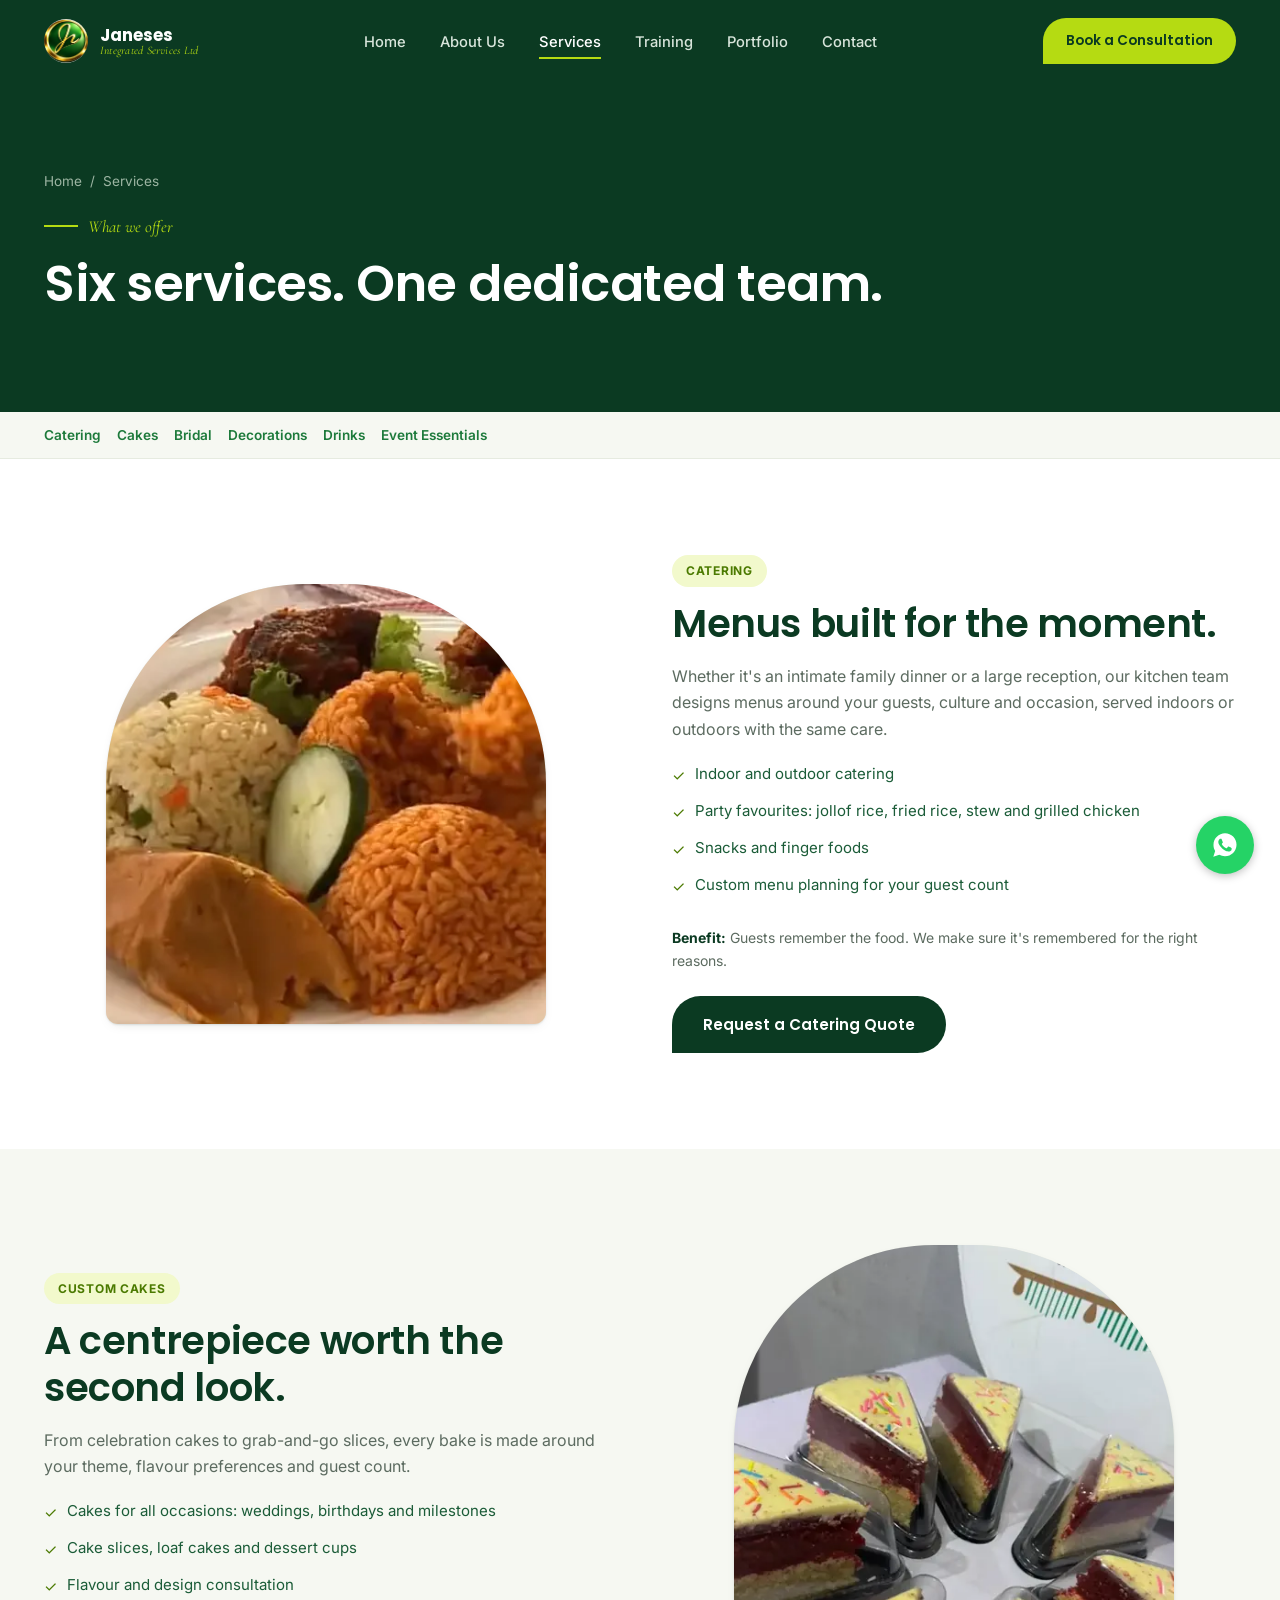
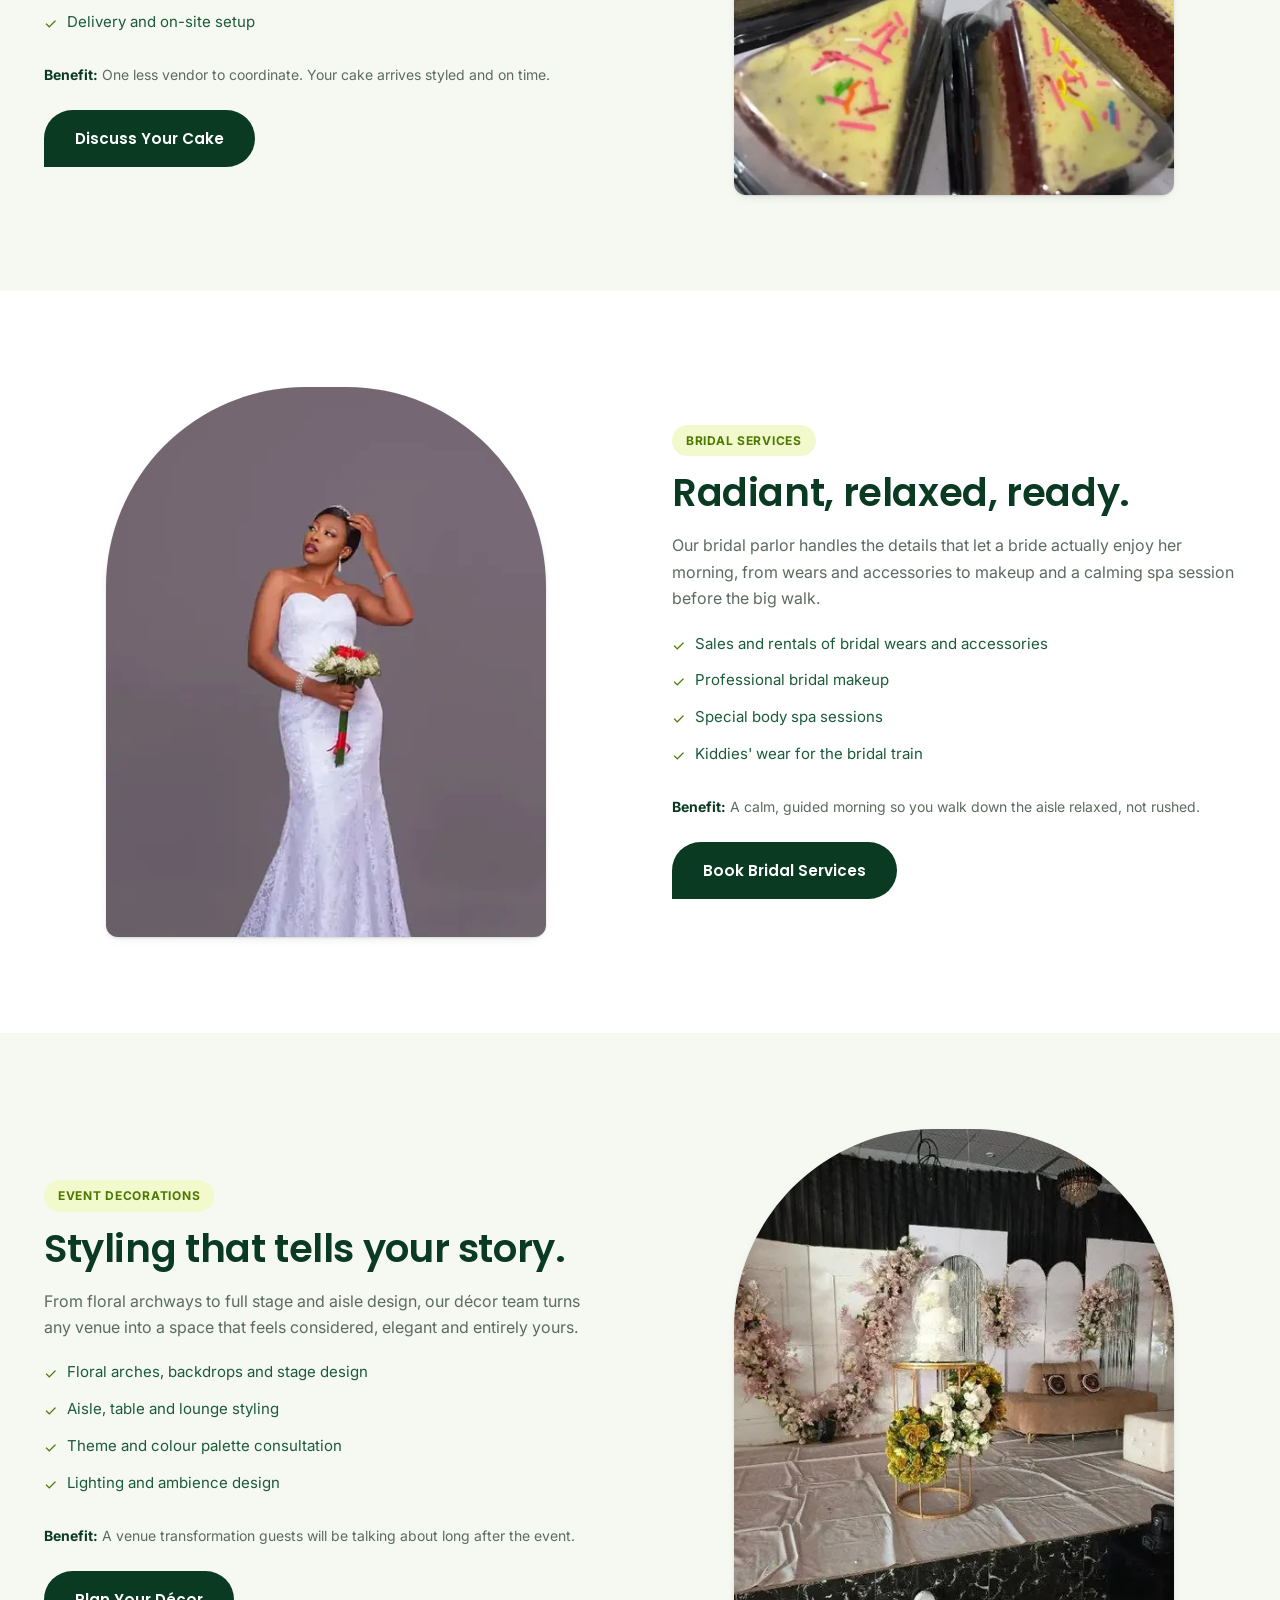
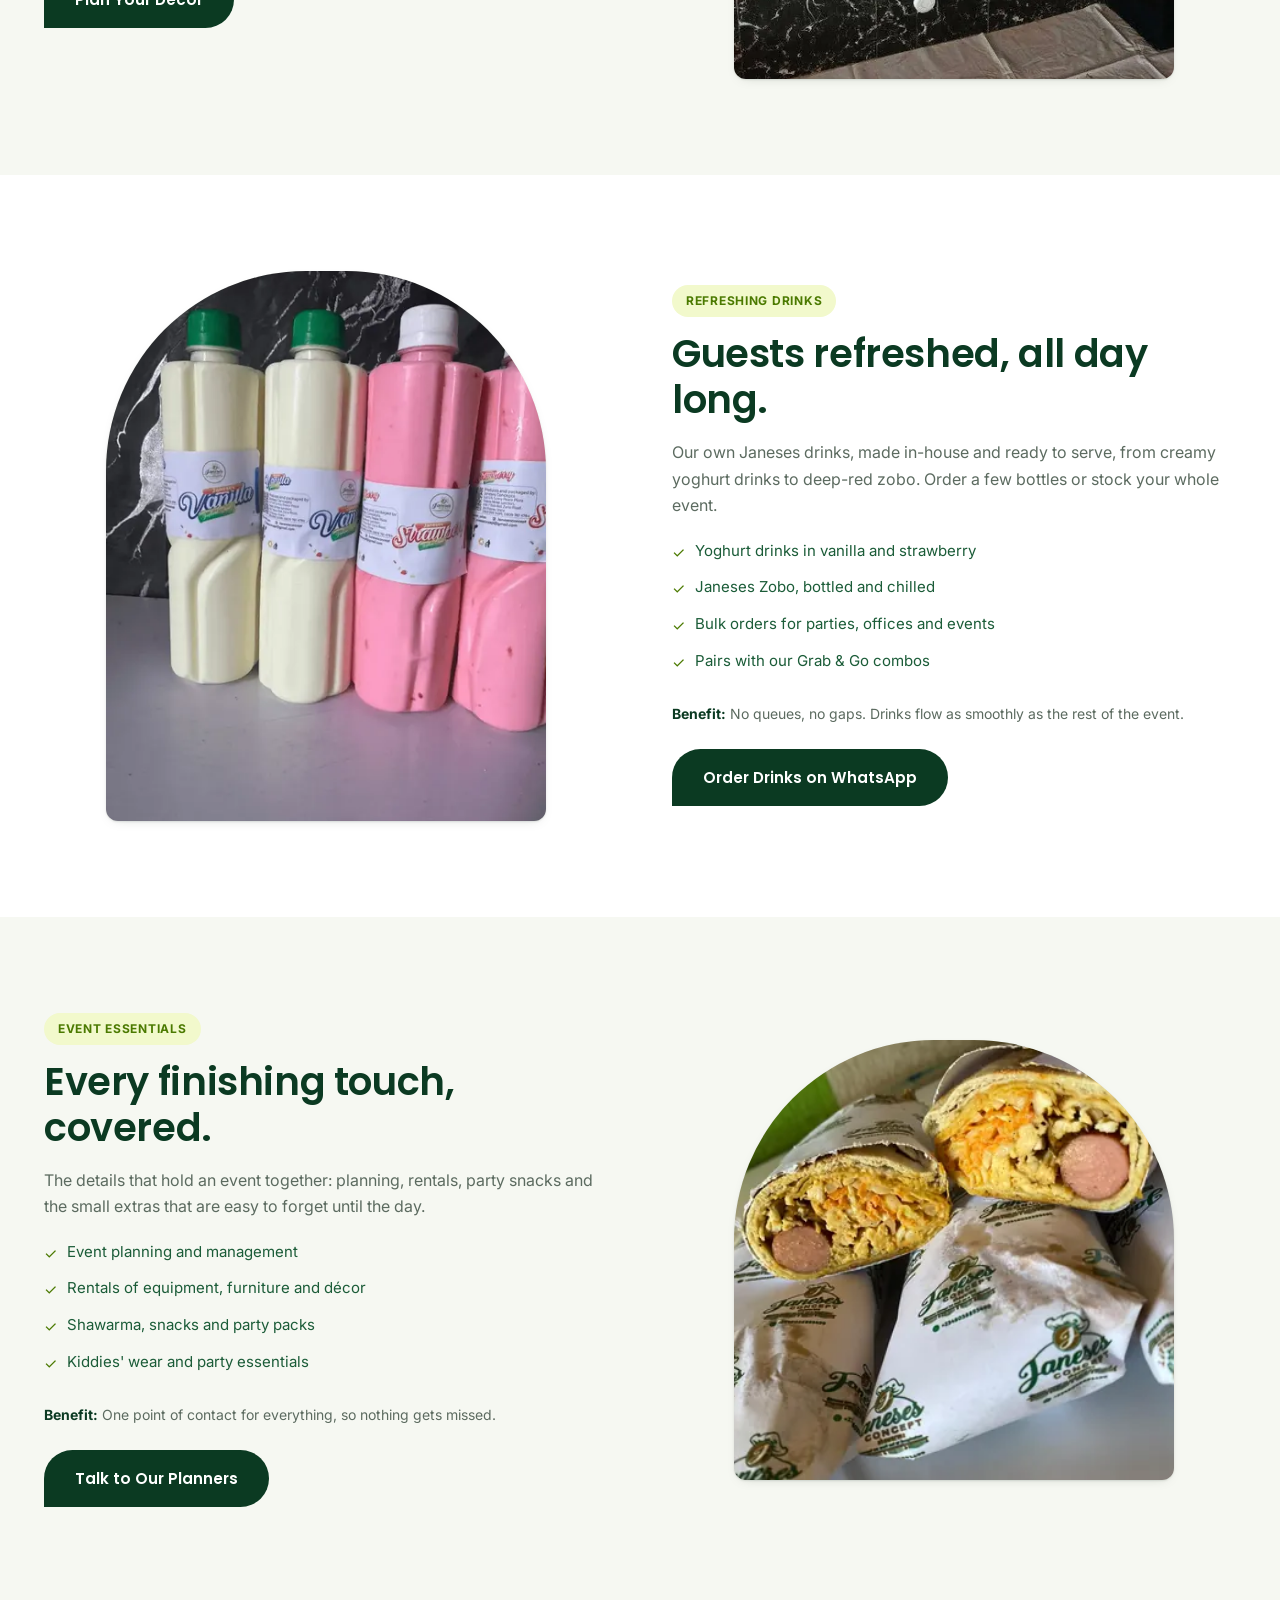
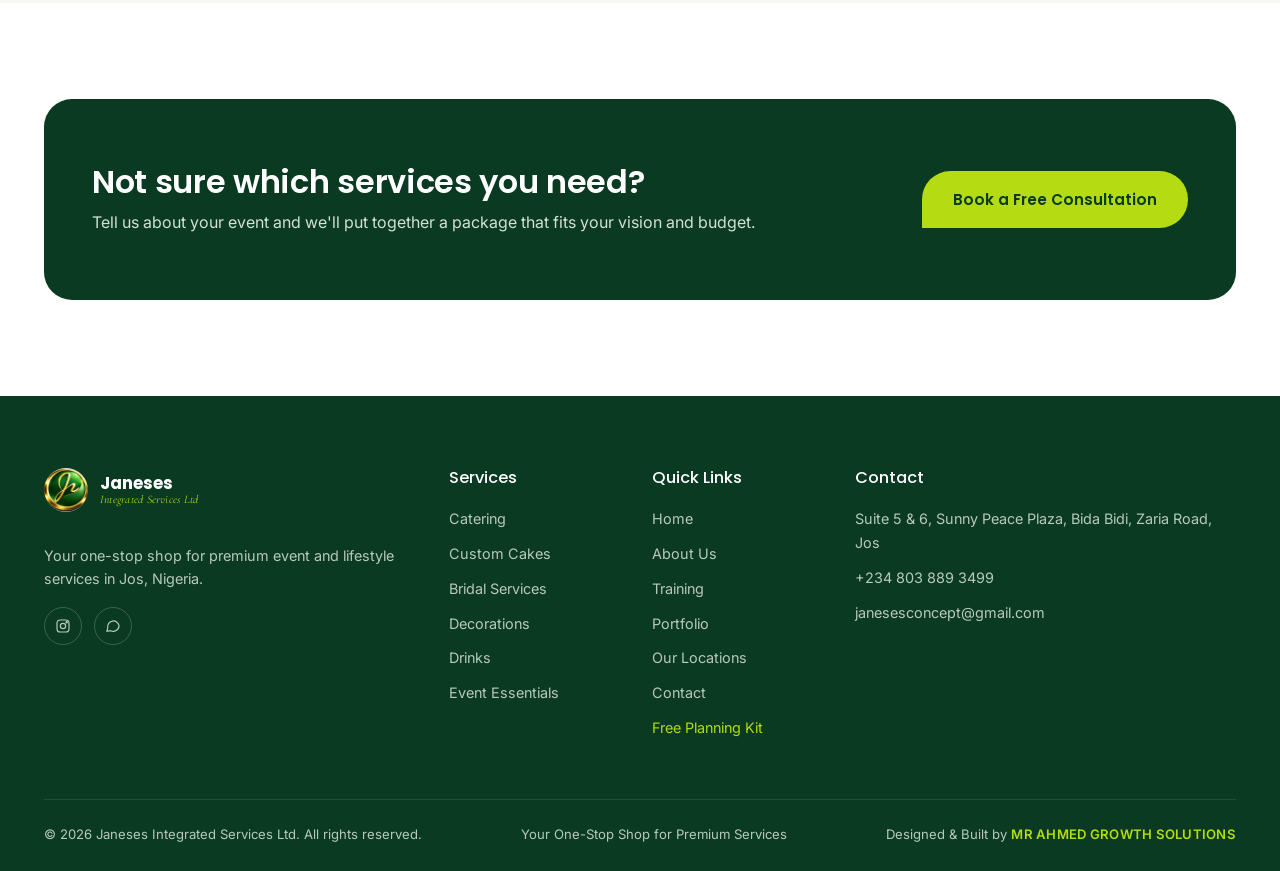
<file: services.html>
<!DOCTYPE html>
<html lang="en">
<head>
<meta charset="UTF-8">
<meta name="viewport" content="width=device-width, initial-scale=1.0">
<title>Our Services | Janeses Integrated Services Ltd</title>
<meta name="description" content="Catering, custom cakes, bridal services, event decorations, drinks and event essentials from Janeses Integrated Services Ltd, all delivered under one roof in Jos, Nigeria.">
<meta name="keywords" content="Event Planner Nigeria, Catering Services Nigeria, Wedding Services Nigeria, Event Decoration Nigeria, Cakes Nigeria, Event Planner Jos">
<link rel="canonical" href="https://www.janeses.com/services.html">
<meta property="og:type" content="website">
<meta property="og:site_name" content="Janeses Integrated Services Ltd">
<meta property="og:title" content="Our Services | Janeses Integrated Services Ltd">
<meta property="og:description" content="Catering, custom cakes, bridal services, event decorations, drinks and event essentials from Janeses Integrated Services Ltd, all delivered under one roof in Jos, Nigeria.">
<meta property="og:image" content="https://www.janeses.com/images/logo-black-og.jpg">
<meta property="og:url" content="https://www.janeses.com/services.html">
<meta name="twitter:card" content="summary_large_image">
<meta name="theme-color" content="#0B3A22">
<link rel="icon" type="image/webp" href="images/logo-mark-375.webp">
<link rel="preconnect" href="https://fonts.googleapis.com">
<link rel="preconnect" href="https://fonts.gstatic.com" crossorigin>
<link href="https://fonts.googleapis.com/css2?family=Poppins:wght@400;500;600;700&family=Inter:wght@400;500;600&family=Cormorant+Garamond:ital@1&display=swap" rel="stylesheet">
<link href="https://cdnjs.cloudflare.com/ajax/libs/bootstrap/5.3.3/css/bootstrap.min.css" rel="stylesheet">
<link rel="stylesheet" href="css/style.css">
<link rel="stylesheet" href="css/extras.css">
<link rel="stylesheet" href="css/theme.css">
</head>
<body>
<a class="skip-link" href="#main">Skip to content</a>
<nav class="jan-nav" aria-label="Main">
  <div class="container-xl nav-inner">
    <a href="index.html" class="jan-brand" aria-label="Janeses Integrated Services Ltd, home">
      <img src="images/logo-mark-375.webp" alt="" width="44" height="44" decoding="async">
      <span class="jan-brand-text">Janeses<span>Integrated Services Ltd</span></span>
    </a>
    <ul class="jan-links" id="janLinks">
      <li><a href="index.html">Home</a></li>
      <li><a href="about.html">About Us</a></li>
      <li><a href="services.html" class="active" aria-current="page">Services</a></li>
      <li><a href="training.html">Training</a></li>
      <li><a href="portfolio.html">Portfolio</a></li>
      <li><a href="contact.html">Contact</a></li>
      <li class="nav-cta-mobile"><a href="contact.html" class="btn-jan btn-gold btn-sm-jan">Book a Consultation</a></li>
    </ul>
    <div class="nav-cta-wrap">
      <a href="contact.html" class="btn-jan btn-gold btn-sm-jan nav-cta">Book a Consultation</a>
      <button class="jan-toggle" type="button" aria-label="Open menu" aria-expanded="false" aria-controls="janLinks"><span></span><span></span><span></span></button>
    </div>
  </div>
</nav>

<main id="main">
<header class="page-head">
  <div class="container-xl">
    <div class="breadcrumb-jan mb-3"><a href="index.html">Home</a> &nbsp;/&nbsp; Services</div>
    <div class="eyebrow">What we offer</div>
    <h1>Six services. One dedicated team.</h1>
  </div>
</header>

<div class="jump-bar">
  <div class="container-xl d-flex flex-wrap gap-3">
    <a href="#catering">Catering</a><a href="#cakes">Cakes</a><a href="#bridal">Bridal</a><a href="#decorations">Decorations</a><a href="#drinks">Drinks</a><a href="#essentials">Event Essentials</a>
  </div>
</div>

<!-- ===== CATERING ===== -->
<section class="section-pad" id="catering">
  <div class="container-xl">
    <div class="svc-detail reveal">
      <div class="svc-detail-img"><div class="svc-img-ph arch sq"><img src="images/food-jollof-chicken-715.webp" srcset="images/food-jollof-chicken-480.webp 480w, images/food-jollof-chicken-715.webp 715w" sizes="(min-width:992px) 460px, 90vw" width="715" height="625" alt="Plates of jollof rice, fried rice and grilled chicken with a salad garnish" loading="lazy" decoding="async"></div></div>
      <div>
        <span class="svc-detail-chip">Catering</span>
        <h2 class="section-title">Menus built for the moment.</h2>
        <p>Whether it's an intimate family dinner or a large reception, our kitchen team designs menus around your guests, culture and occasion, served indoors or outdoors with the same care.</p>
        <ul>
          <li><span class="svc-check">&#10003;</span> Indoor and outdoor catering</li>
          <li><span class="svc-check">&#10003;</span> Party favourites: jollof rice, fried rice, stew and grilled chicken</li>
          <li><span class="svc-check">&#10003;</span> Snacks and finger foods</li>
          <li><span class="svc-check">&#10003;</span> Custom menu planning for your guest count</li>
        </ul>
        <p class="small"><strong class="text-navy">Benefit:</strong> Guests remember the food. We make sure it's remembered for the right reasons.</p>
        <a href="contact.html?type=Catering%20Only#form" class="btn-jan btn-navy mt-2">Request a Catering Quote</a>
      </div>
    </div>
  </div>
</section>

<!-- ===== CAKES ===== -->
<section class="section-pad bg-tint" id="cakes">
  <div class="container-xl">
    <div class="svc-detail reverse reveal">
      <div class="svc-detail-img"><div class="svc-img-ph arch"><img src="images/cake-slices-810.webp" srcset="images/cake-slices-480.webp 480w, images/cake-slices-800.webp 800w, images/cake-slices-810.webp 810w" sizes="(min-width:992px) 460px, 90vw" width="810" height="1080" alt="Red velvet cake slices with vanilla icing and sprinkles in clear boxes" loading="lazy" decoding="async"></div></div>
      <div>
        <span class="svc-detail-chip">Custom Cakes</span>
        <h2 class="section-title">A centrepiece worth the second look.</h2>
        <p>From celebration cakes to grab-and-go slices, every bake is made around your theme, flavour preferences and guest count.</p>
        <ul>
          <li><span class="svc-check">&#10003;</span> Cakes for all occasions: weddings, birthdays and milestones</li>
          <li><span class="svc-check">&#10003;</span> Cake slices, loaf cakes and dessert cups</li>
          <li><span class="svc-check">&#10003;</span> Flavour and design consultation</li>
          <li><span class="svc-check">&#10003;</span> Delivery and on-site setup</li>
        </ul>
        <p class="small"><strong class="text-navy">Benefit:</strong> One less vendor to coordinate. Your cake arrives styled and on time.</p>
        <a href="contact.html?type=Cake%20Order#form" class="btn-jan btn-navy mt-2">Discuss Your Cake</a>
      </div>
    </div>
  </div>
</section>

<!-- ===== BRIDAL ===== -->
<section class="section-pad" id="bridal">
  <div class="container-xl">
    <div class="svc-detail reveal">
      <div class="svc-detail-img"><div class="svc-img-ph arch"><img src="images/bride-gown-641.webp" srcset="images/bride-gown-480.webp 480w, images/bride-gown-641.webp 641w" sizes="(min-width:992px) 460px, 90vw" width="641" height="960" alt="Bride in a fitted white lace gown holding a red and white bouquet" loading="lazy" decoding="async" style="object-position:50% 10%"></div></div>
      <div>
        <span class="svc-detail-chip">Bridal Services</span>
        <h2 class="section-title">Radiant, relaxed, ready.</h2>
        <p>Our bridal parlor handles the details that let a bride actually enjoy her morning, from wears and accessories to makeup and a calming spa session before the big walk.</p>
        <ul>
          <li><span class="svc-check">&#10003;</span> Sales and rentals of bridal wears and accessories</li>
          <li><span class="svc-check">&#10003;</span> Professional bridal makeup</li>
          <li><span class="svc-check">&#10003;</span> Special body spa sessions</li>
          <li><span class="svc-check">&#10003;</span> Kiddies' wear for the bridal train</li>
        </ul>
        <p class="small"><strong class="text-navy">Benefit:</strong> A calm, guided morning so you walk down the aisle relaxed, not rushed.</p>
        <a href="contact.html?type=Wedding#form" class="btn-jan btn-navy mt-2">Book Bridal Services</a>
      </div>
    </div>
  </div>
</section>

<!-- ===== DECORATIONS ===== -->
<section class="section-pad bg-tint" id="decorations">
  <div class="container-xl">
    <div class="svc-detail reverse reveal">
      <div class="svc-detail-img"><div class="svc-img-ph arch"><img src="images/hall-decor-562.webp" srcset="images/hall-decor-480.webp 480w, images/hall-decor-562.webp 562w" sizes="(min-width:992px) 460px, 90vw" width="562" height="745" alt="Elegant stage setup with floral arrangements, a cake display and white arched backdrops" loading="lazy" decoding="async"></div></div>
      <div>
        <span class="svc-detail-chip">Event Decorations</span>
        <h2 class="section-title">Styling that tells your story.</h2>
        <p>From floral archways to full stage and aisle design, our d&eacute;cor team turns any venue into a space that feels considered, elegant and entirely yours.</p>
        <ul>
          <li><span class="svc-check">&#10003;</span> Floral arches, backdrops and stage design</li>
          <li><span class="svc-check">&#10003;</span> Aisle, table and lounge styling</li>
          <li><span class="svc-check">&#10003;</span> Theme and colour palette consultation</li>
          <li><span class="svc-check">&#10003;</span> Lighting and ambience design</li>
        </ul>
        <p class="small"><strong class="text-navy">Benefit:</strong> A venue transformation guests will be talking about long after the event.</p>
        <a href="contact.html#form" class="btn-jan btn-navy mt-2">Plan Your D&eacute;cor</a>
      </div>
    </div>
  </div>
</section>

<!-- ===== DRINKS ===== -->
<section class="section-pad" id="drinks">
  <div class="container-xl">
    <div class="svc-detail reveal">
      <div class="svc-detail-img"><div class="svc-img-ph arch"><img src="images/yoghurt-duo-800.webp" srcset="images/yoghurt-duo-480.webp 480w, images/yoghurt-duo-800.webp 800w" sizes="(min-width:992px) 460px, 90vw" width="800" height="1067" alt="Janeses vanilla and strawberry yoghurt drink bottles with branded labels" loading="lazy" decoding="async"></div></div>
      <div>
        <span class="svc-detail-chip">Refreshing Drinks</span>
        <h2 class="section-title">Guests refreshed, all day long.</h2>
        <p>Our own Janeses drinks, made in-house and ready to serve, from creamy yoghurt drinks to deep-red zobo. Order a few bottles or stock your whole event.</p>
        <ul>
          <li><span class="svc-check">&#10003;</span> Yoghurt drinks in vanilla and strawberry</li>
          <li><span class="svc-check">&#10003;</span> Janeses Zobo, bottled and chilled</li>
          <li><span class="svc-check">&#10003;</span> Bulk orders for parties, offices and events</li>
          <li><span class="svc-check">&#10003;</span> Pairs with our Grab &amp; Go combos</li>
        </ul>
        <p class="small"><strong class="text-navy">Benefit:</strong> No queues, no gaps. Drinks flow as smoothly as the rest of the event.</p>
        <a href="https://wa.me/2348038893499?text=Hello%20Janeses%2C%20I%27d%20like%20to%20order%20drinks%20for%20an%20event" target="_blank" rel="noopener" class="btn-jan btn-navy mt-2">Order Drinks on WhatsApp</a>
      </div>
    </div>
  </div>
</section>

<!-- ===== ESSENTIALS ===== -->
<section class="section-pad bg-tint" id="essentials">
  <div class="container-xl">
    <div class="svc-detail reverse reveal">
      <div class="svc-detail-img"><div class="svc-img-ph arch sq"><img src="images/shawarma-1280.webp" srcset="images/shawarma-480.webp 480w, images/shawarma-800.webp 800w, images/shawarma-1280.webp 1280w" sizes="(min-width:992px) 460px, 90vw" width="1280" height="960" alt="Sliced shawarma wraps with sausage in Janeses-branded wrapping" loading="lazy" decoding="async"></div></div>
      <div>
        <span class="svc-detail-chip">Event Essentials</span>
        <h2 class="section-title">Every finishing touch, covered.</h2>
        <p>The details that hold an event together: planning, rentals, party snacks and the small extras that are easy to forget until the day.</p>
        <ul>
          <li><span class="svc-check">&#10003;</span> Event planning and management</li>
          <li><span class="svc-check">&#10003;</span> Rentals of equipment, furniture and d&eacute;cor</li>
          <li><span class="svc-check">&#10003;</span> Shawarma, snacks and party packs</li>
          <li><span class="svc-check">&#10003;</span> Kiddies' wear and party essentials</li>
        </ul>
        <p class="small"><strong class="text-navy">Benefit:</strong> One point of contact for everything, so nothing gets missed.</p>
        <a href="contact.html#form" class="btn-jan btn-navy mt-2">Talk to Our Planners</a>
      </div>
    </div>
  </div>
</section>

<section class="section-pad">
  <div class="container-xl">
    <div class="cta-band reveal">
      <div class="row align-items-center g-4">
        <div class="col-lg-8">
          <h2 class="mb-2">Not sure which services you need?</h2>
          <p class="mb-0">Tell us about your event and we'll put together a package that fits your vision and budget.</p>
        </div>
        <div class="col-lg-4 text-lg-end"><a href="contact.html#form" class="btn-jan btn-gold">Book a Free Consultation</a></div>
      </div>
    </div>
  </div>
</section>

</main>
<footer class="jan-footer">
  <div class="container-xl">
    <div class="row g-4">
      <div class="col-lg-4">
        <a href="index.html" class="jan-brand mb-3 d-inline-flex" aria-label="Janeses, home">
          <img src="images/logo-mark-375.webp" alt="" width="44" height="44" loading="lazy" decoding="async">
          <span class="jan-brand-text">Janeses<span>Integrated Services Ltd</span></span>
        </a>
        <p class="mt-3" style="font-size:.9rem;">Your one-stop shop for premium event and lifestyle services in Jos, Nigeria.</p>
        <div class="social-row mt-3">
          <a href="https://www.instagram.com/janeses_concepts" aria-label="Instagram" target="_blank" rel="noopener"><svg width="16" height="16" viewBox="0 0 24 24" fill="none" stroke="currentColor" stroke-width="1.8"><rect x="3" y="3" width="18" height="18" rx="5"/><circle cx="12" cy="12" r="4"/><circle cx="17.5" cy="6.5" r="1"/></svg></a>
          <a href="https://wa.me/2348038893499" aria-label="WhatsApp" target="_blank" rel="noopener"><svg width="16" height="16" viewBox="0 0 24 24" fill="none" stroke="currentColor" stroke-width="1.8"><path d="M21 11.5a8.5 8.5 0 01-12.5 7.5L3 20l1.1-5.4A8.5 8.5 0 1121 11.5z"/></svg></a>
        </div>
      </div>
      <div class="col-lg-2 col-6">
        <h5>Services</h5>
        <ul>
          <li><a href="services.html#catering">Catering</a></li>
          <li><a href="services.html#cakes">Custom Cakes</a></li>
          <li><a href="services.html#bridal">Bridal Services</a></li>
          <li><a href="services.html#decorations">Decorations</a></li>
          <li><a href="services.html#drinks">Drinks</a></li>
          <li><a href="services.html#essentials">Event Essentials</a></li>
        </ul>
      </div>
      <div class="col-lg-2 col-6">
        <h5>Quick Links</h5>
        <ul>
          <li><a href="index.html">Home</a></li>
          <li><a href="about.html">About Us</a></li>
          <li><a href="training.html">Training</a></li>
          <li><a href="portfolio.html">Portfolio</a></li>
          <li><a href="locations.html">Our Locations</a></li>
          <li><a href="contact.html">Contact</a></li>
          <li><a href="index.html#kit" data-open-kit class="text-gold">Free Planning Kit</a></li>
        </ul>
      </div>
      <div class="col-lg-4">
        <h5>Contact</h5>
        <ul>
          <li>Suite 5 &amp; 6, Sunny Peace Plaza, Bida Bidi, Zaria Road, Jos</li>
          <li><a href="tel:+2348038893499">+234 803 889 3499</a></li>
          <li><a href="mailto:janesesconcept@gmail.com">janesesconcept@gmail.com</a></li>
        </ul>
      </div>
    </div>
    <div class="footer-bottom">
      <span>&copy; 2026 Janeses Integrated Services Ltd. All rights reserved.</span>
      <span>Your One-Stop Shop for Premium Services</span>
      <span class="credit">Designed &amp; Built by <a href="https://www.mrahmedgrowthsolutions.com.ng/" target="_blank" rel="nofollow noopener noreferrer">MR AHMED GROWTH SOLUTIONS</a></span>
    </div>
  </div>
</footer>

<a href="https://wa.me/2348038893499" class="wa-float" target="_blank" rel="noopener" aria-label="Chat with us on WhatsApp"><svg width="28" height="28" viewBox="0 0 24 24" fill="#fff" aria-hidden="true"><path d="M12.04 2C6.58 2 2.13 6.45 2.13 11.91c0 1.87.5 3.62 1.44 5.13L2 22l5.11-1.55c1.44.79 3.09 1.24 4.85 1.24h.01c5.46 0 9.91-4.45 9.91-9.91S17.5 2 12.04 2zm5.78 14.16c-.24.68-1.4 1.32-1.93 1.4-.5.08-1.13.11-1.83-.11-.42-.13-.96-.31-1.65-.6-2.91-1.26-4.81-4.16-4.96-4.35-.14-.19-1.18-1.57-1.18-3s.75-2.13 1.02-2.42c.26-.29.57-.36.77-.36h.55c.18 0 .41-.02.62.48.24.58.81 2 .88 2.15.07.15.11.32.02.51-.09.19-.14.31-.28.48-.14.17-.29.37-.42.5-.14.14-.28.29-.12.57.16.29.71 1.17 1.53 1.9 1.05.94 1.94 1.24 2.22 1.38.28.14.45.12.61-.07.17-.19.7-.82.89-1.1.19-.29.38-.24.63-.14.26.1 1.65.78 1.94.92.28.14.47.21.54.33.07.12.07.68-.17 1.36z"/></svg></a>

<script src="https://cdnjs.cloudflare.com/ajax/libs/bootstrap/5.3.3/js/bootstrap.bundle.min.js" defer></script>
<script src="js/script.js" defer></script>
<script src="js/extras.js" defer></script>
</body>
</html>
</file>
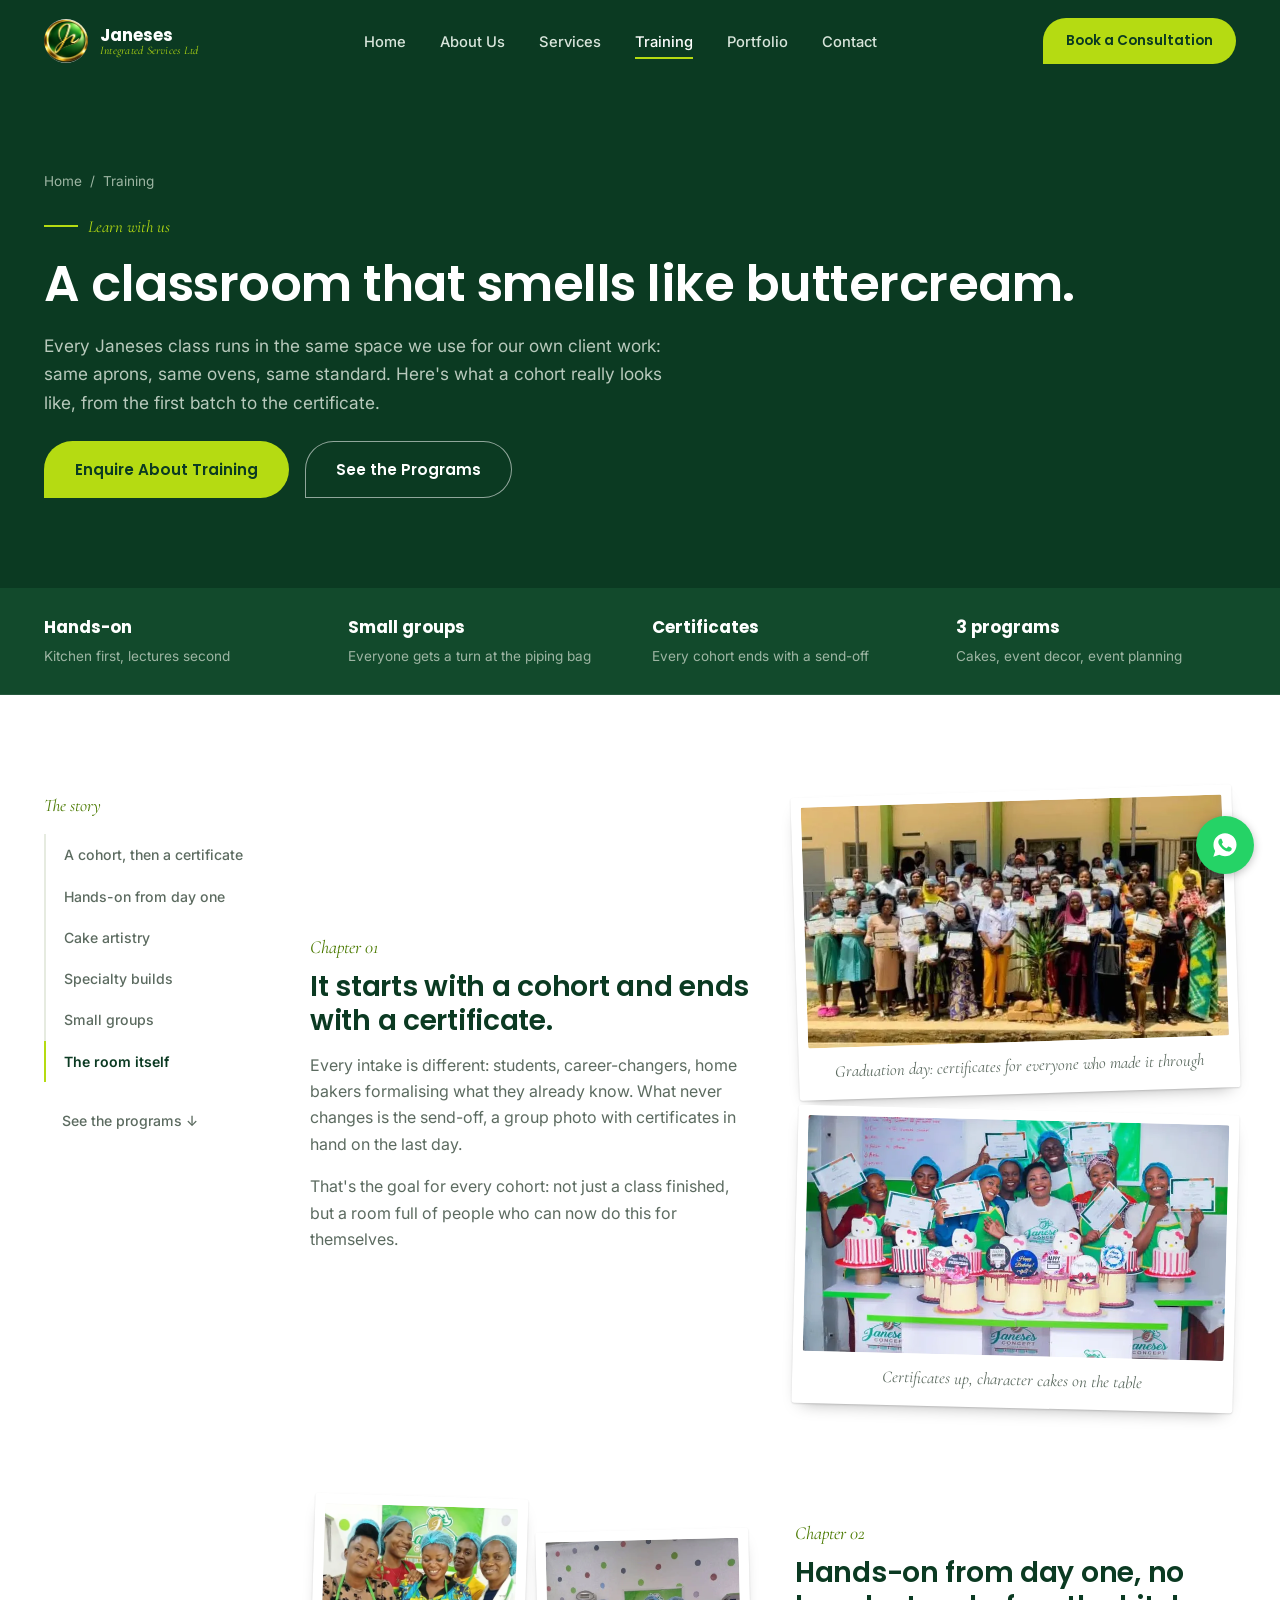
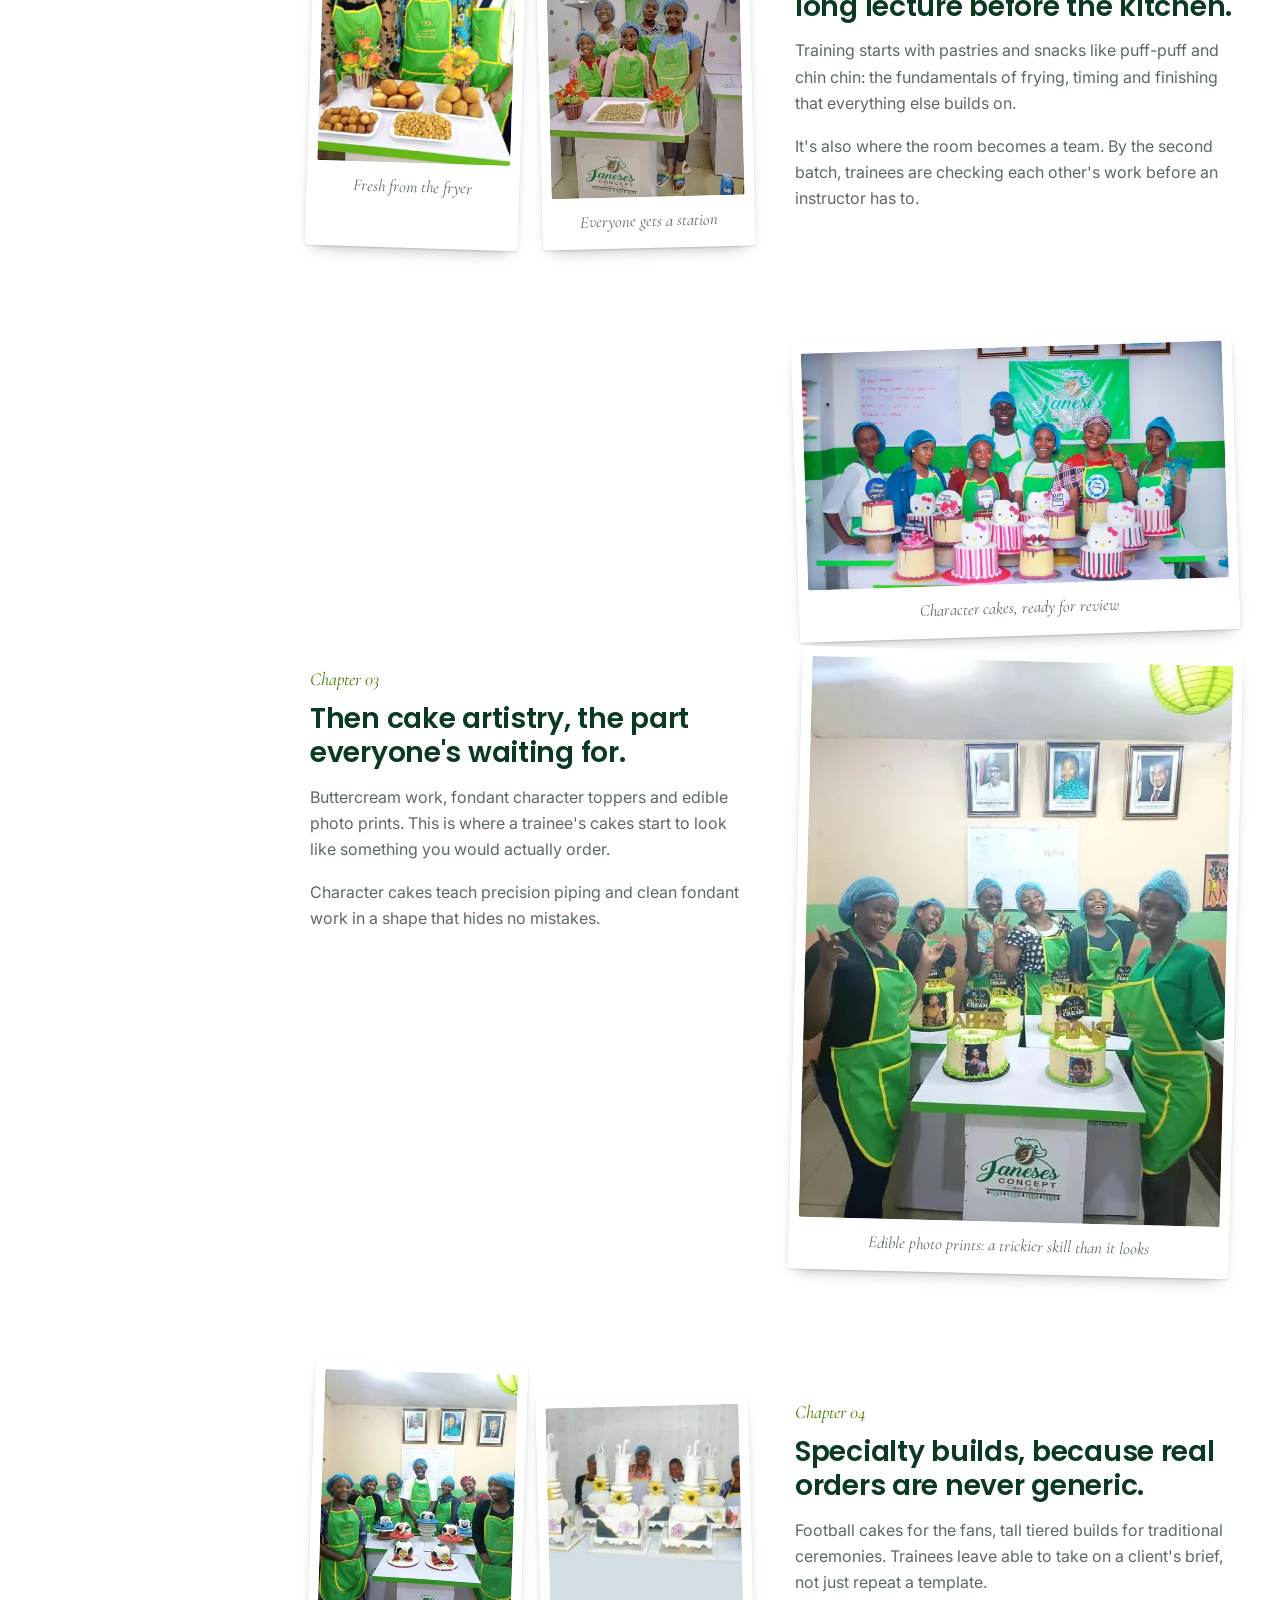
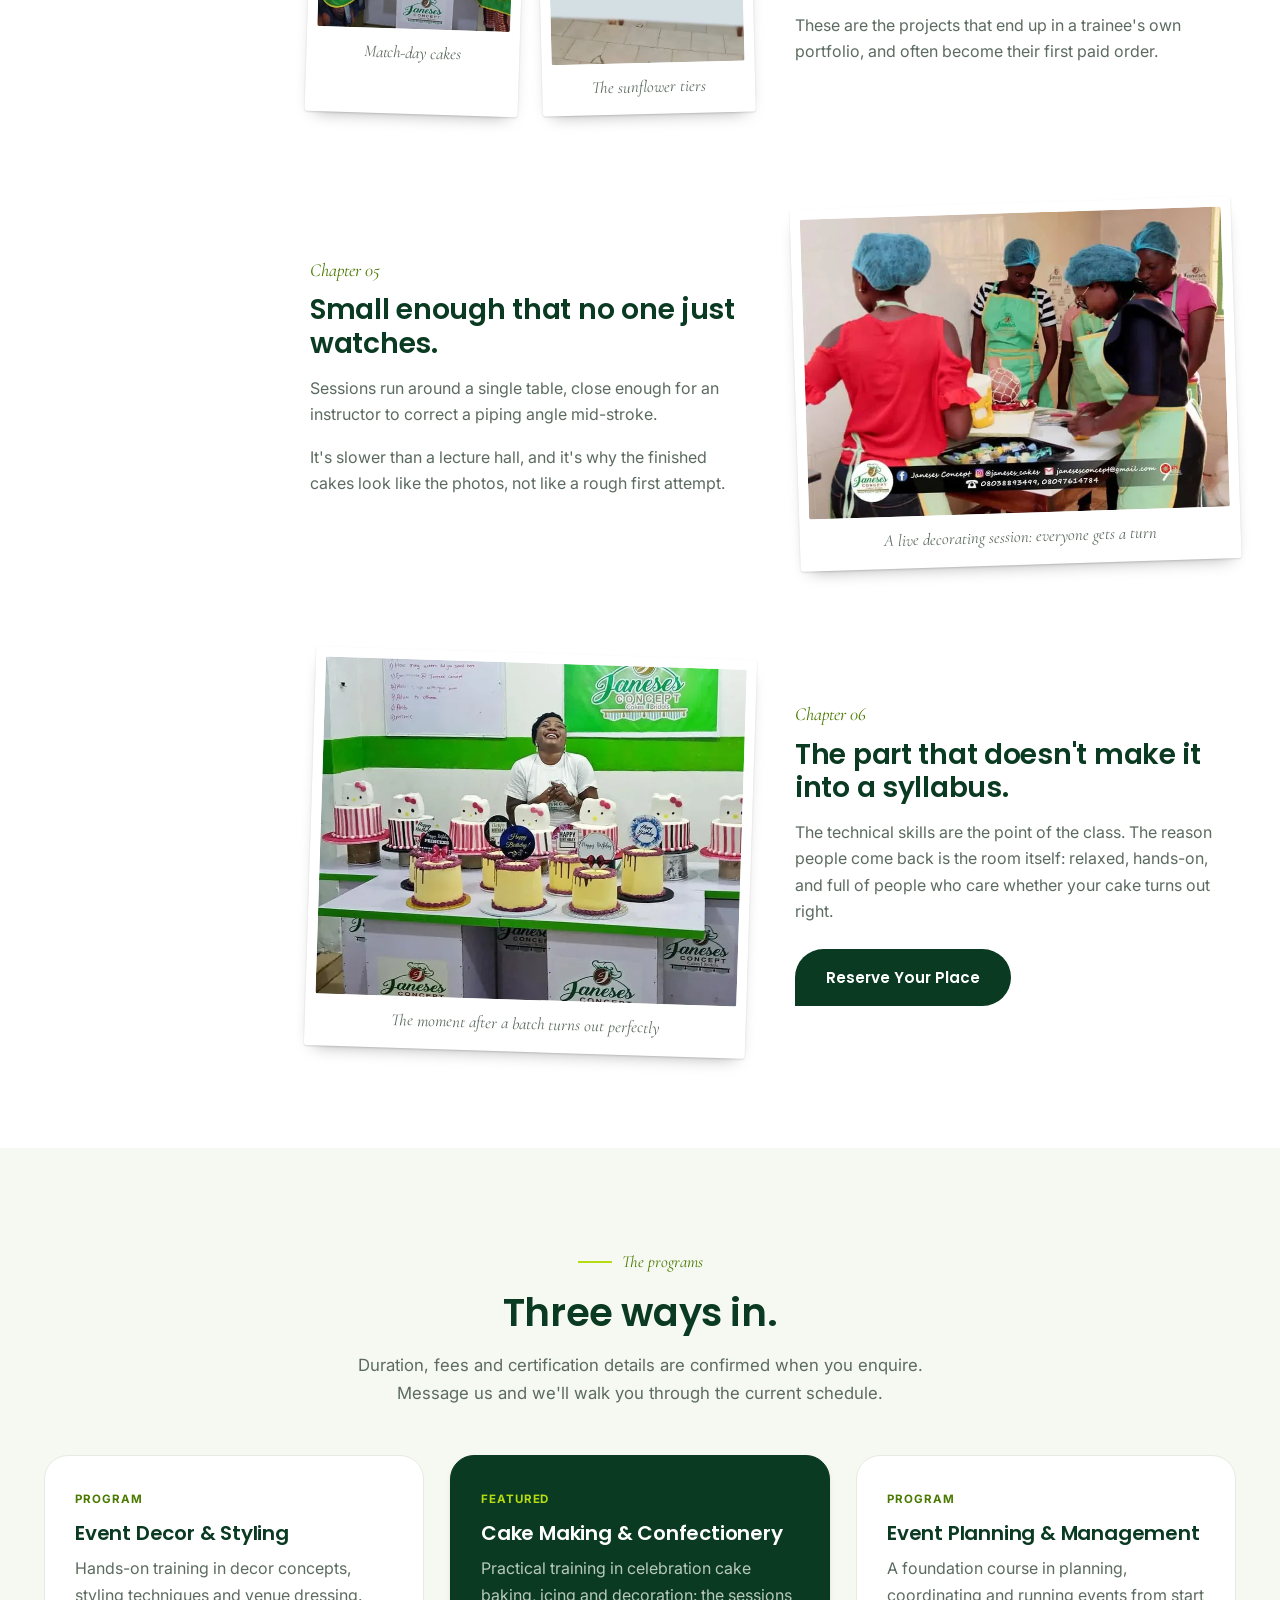
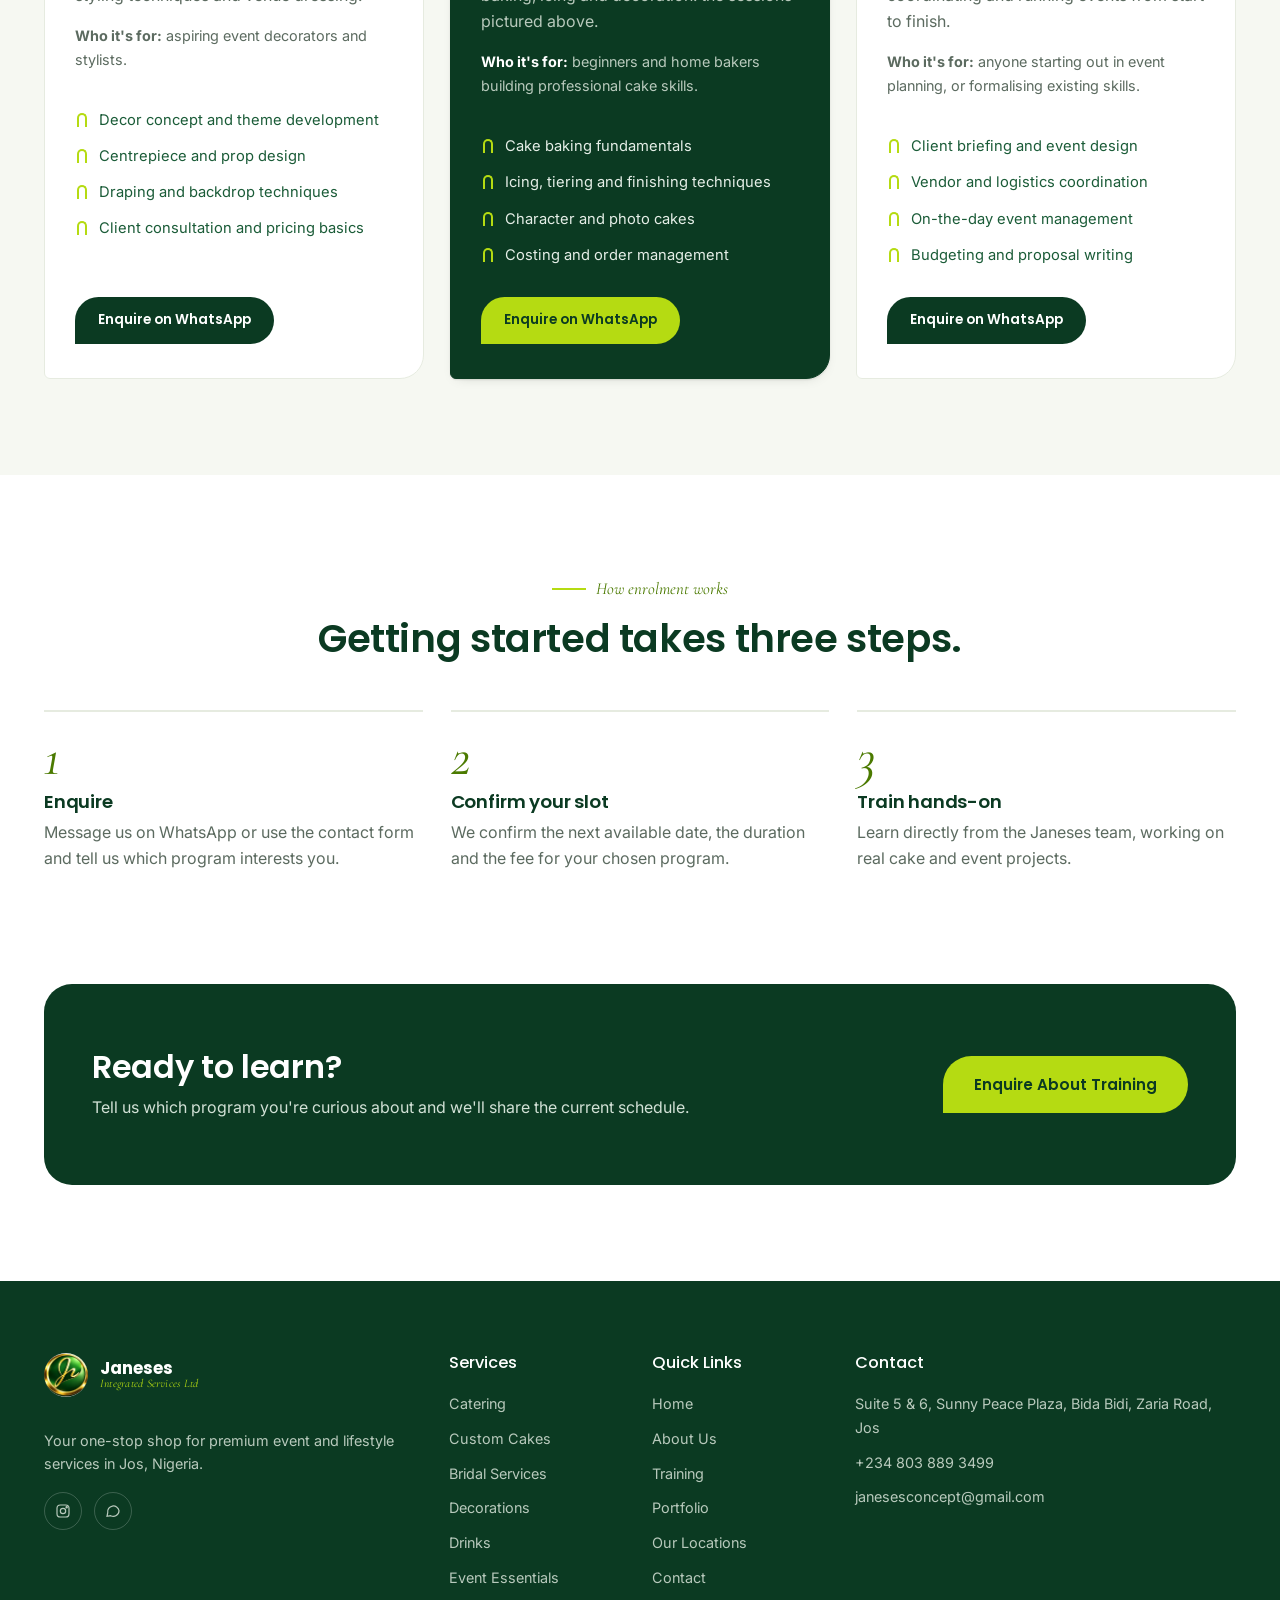
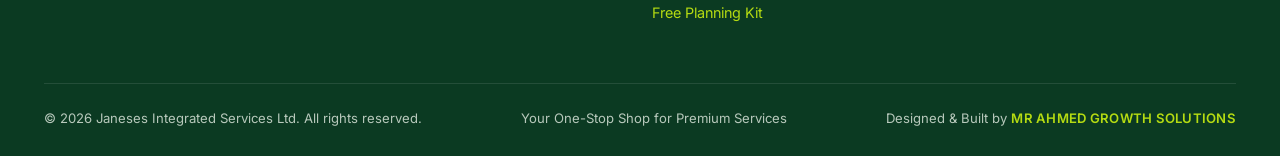
<file: training.html>
<!DOCTYPE html>
<html lang="en">
<head>
<meta charset="UTF-8">
<meta name="viewport" content="width=device-width, initial-scale=1.0">
<title>Training | Janeses Integrated Services Ltd</title>
<meta name="description" content="Hands-on cake, pastry, event decor and event planning training from Janeses in Jos, Nigeria. Small groups, real projects and a certificate at the end.">
<meta name="keywords" content="Event Planner Nigeria, Catering Services Nigeria, Wedding Services Nigeria, Event Decoration Nigeria, Cakes Nigeria, Event Planner Jos">
<link rel="canonical" href="https://www.janeses.com/training.html">
<meta property="og:type" content="website">
<meta property="og:site_name" content="Janeses Integrated Services Ltd">
<meta property="og:title" content="Training | Janeses Integrated Services Ltd">
<meta property="og:description" content="Hands-on cake, pastry, event decor and event planning training from Janeses in Jos, Nigeria. Small groups, real projects and a certificate at the end.">
<meta property="og:image" content="https://www.janeses.com/images/logo-black-og.jpg">
<meta property="og:url" content="https://www.janeses.com/training.html">
<meta name="twitter:card" content="summary_large_image">
<meta name="theme-color" content="#0B3A22">
<link rel="icon" type="image/webp" href="images/logo-mark-375.webp">
<link rel="preconnect" href="https://fonts.googleapis.com">
<link rel="preconnect" href="https://fonts.gstatic.com" crossorigin>
<link href="https://fonts.googleapis.com/css2?family=Poppins:wght@400;500;600;700&family=Inter:wght@400;500;600&family=Cormorant+Garamond:ital@1&display=swap" rel="stylesheet">
<link href="https://cdnjs.cloudflare.com/ajax/libs/bootstrap/5.3.3/css/bootstrap.min.css" rel="stylesheet">
<link rel="stylesheet" href="css/style.css">
<link rel="stylesheet" href="css/extras.css">
<link rel="stylesheet" href="css/theme.css">
</head>
<body>
<a class="skip-link" href="#main">Skip to content</a>
<nav class="jan-nav" aria-label="Main">
  <div class="container-xl nav-inner">
    <a href="index.html" class="jan-brand" aria-label="Janeses Integrated Services Ltd, home">
      <img src="images/logo-mark-375.webp" alt="" width="44" height="44" decoding="async">
      <span class="jan-brand-text">Janeses<span>Integrated Services Ltd</span></span>
    </a>
    <ul class="jan-links" id="janLinks">
      <li><a href="index.html">Home</a></li>
      <li><a href="about.html">About Us</a></li>
      <li><a href="services.html">Services</a></li>
      <li><a href="training.html" class="active" aria-current="page">Training</a></li>
      <li><a href="portfolio.html">Portfolio</a></li>
      <li><a href="contact.html">Contact</a></li>
      <li class="nav-cta-mobile"><a href="contact.html" class="btn-jan btn-gold btn-sm-jan">Book a Consultation</a></li>
    </ul>
    <div class="nav-cta-wrap">
      <a href="contact.html" class="btn-jan btn-gold btn-sm-jan nav-cta">Book a Consultation</a>
      <button class="jan-toggle" type="button" aria-label="Open menu" aria-expanded="false" aria-controls="janLinks"><span></span><span></span><span></span></button>
    </div>
  </div>
</nav>

<main id="main">
<header class="page-head">
  <div class="container-xl">
    <div class="breadcrumb-jan mb-3"><a href="index.html">Home</a> &nbsp;/&nbsp; Training</div>
    <div class="eyebrow">Learn with us</div>
    <h1>A classroom that smells like buttercream.</h1>
    <p class="head-sub">Every Janeses class runs in the same space we use for our own client work: same aprons, same ovens, same standard. Here's what a cohort really looks like, from the first batch to the certificate.</p>
    <div class="d-flex flex-wrap gap-3 mt-4 position-relative" style="z-index:1">
      <a href="contact.html?type=Training%20Enquiry#form" class="btn-jan btn-gold">Enquire About Training</a>
      <a href="#programs" class="btn-jan btn-outline-light">See the Programs</a>
    </div>
  </div>
</header>

<!-- quick facts -->
<section class="facts">
  <div class="container-xl facts-row">
    <div><strong>Hands-on</strong><span>Kitchen first, lectures second</span></div>
    <div><strong>Small groups</strong><span>Everyone gets a turn at the piping bag</span></div>
    <div><strong>Certificates</strong><span>Every cohort ends with a send-off</span></div>
    <div><strong>3 programs</strong><span>Cakes, event decor, event planning</span></div>
  </div>
</section>

<!-- ===================== THE STORY ===================== -->
<section class="section-pad story" id="story">
  <div class="container-xl">
    <div class="story-wrap">

      <aside class="chapter-rail" aria-label="Story chapters">
        <span class="rail-title">The story</span>
        <ol>
          <li><a href="#ch1" data-ch>A cohort, then a certificate</a></li>
          <li><a href="#ch2" data-ch>Hands-on from day one</a></li>
          <li><a href="#ch3" data-ch>Cake artistry</a></li>
          <li><a href="#ch4" data-ch>Specialty builds</a></li>
          <li><a href="#ch5" data-ch>Small groups</a></li>
          <li><a href="#ch6" data-ch>The room itself</a></li>
        </ol>
        <a href="#programs" class="rail-cta">See the programs &darr;</a>
      </aside>

      <div class="chapters">

        <article class="chapter reveal" id="ch1">
          <div class="chapter-text">
            <span class="chapter-no">Chapter 01</span>
            <h2>It starts with a cohort and ends with a certificate.</h2>
            <p>Every intake is different: students, career-changers, home bakers formalising what they already know. What never changes is the send-off, a group photo with certificates in hand on the last day.</p>
            <p>That's the goal for every cohort: not just a class finished, but a room full of people who can now do this for themselves.</p>
          </div>
          <div class="chapter-media stack">
            <figure class="story-img"><img src="images/training-graduation-outdoor-635.webp" srcset="images/training-graduation-outdoor-480.webp 480w, images/training-graduation-outdoor-635.webp 635w" sizes="(min-width:992px) 520px, 100vw" width="635" height="364" alt="A large graduating class holding certificates outdoors" loading="lazy" decoding="async"><figcaption>Graduation day: certificates for everyone who made it through</figcaption></figure>
            <figure class="story-img"><img src="images/training-certificates-hellokitty-960.webp" srcset="images/training-certificates-hellokitty-480.webp 480w, images/training-certificates-hellokitty-800.webp 800w, images/training-certificates-hellokitty-960.webp 960w" sizes="(min-width:992px) 520px, 100vw" width="960" height="539" alt="Trainees holding certificates behind a table of Hello Kitty character cakes" loading="lazy" decoding="async"><figcaption>Certificates up, character cakes on the table</figcaption></figure>
          </div>
        </article>

        <article class="chapter flip reveal" id="ch2">
          <div class="chapter-text">
            <span class="chapter-no">Chapter 02</span>
            <h2>Hands-on from day one, no long lecture before the kitchen.</h2>
            <p>Training starts with pastries and snacks like puff-puff and chin chin: the fundamentals of frying, timing and finishing that everything else builds on.</p>
            <p>It's also where the room becomes a team. By the second batch, trainees are checking each other's work before an instructor has to.</p>
          </div>
          <div class="chapter-media pair">
            <figure class="story-img"><img src="images/training-pastries-team-1280.webp" srcset="images/training-pastries-team-480.webp 480w, images/training-pastries-team-800.webp 800w, images/training-pastries-team-1280.webp 1280w" sizes="(min-width:992px) 520px, 100vw" width="1280" height="960" alt="Three trainees in green aprons holding trays of freshly made pastries and snacks" loading="lazy" decoding="async"><figcaption>Fresh from the fryer</figcaption></figure>
            <figure class="story-img"><img src="images/training-kids-and-team-744.webp" srcset="images/training-kids-and-team-480.webp 480w, images/training-kids-and-team-744.webp 744w" sizes="(min-width:992px) 520px, 100vw" width="744" height="992" alt="Trainees in green aprons with a tray of snacks at the training room table" loading="lazy" decoding="async"><figcaption>Everyone gets a station</figcaption></figure>
          </div>
        </article>

        <article class="chapter reveal" id="ch3">
          <div class="chapter-text">
            <span class="chapter-no">Chapter 03</span>
            <h2>Then cake artistry, the part everyone's waiting for.</h2>
            <p>Buttercream work, fondant character toppers and edible photo prints. This is where a trainee's cakes start to look like something you would actually order.</p>
            <p>Character cakes teach precision piping and clean fondant work in a shape that hides no mistakes.</p>
          </div>
          <div class="chapter-media stack">
            <figure class="story-img"><img src="images/training-hellokitty-team-banner-1280.webp" srcset="images/training-hellokitty-team-banner-480.webp 480w, images/training-hellokitty-team-banner-800.webp 800w, images/training-hellokitty-team-banner-1280.webp 1280w" sizes="(min-width:992px) 520px, 100vw" width="1280" height="720" alt="Trainees in hairnets and aprons behind a table of pink Hello Kitty character cakes" loading="lazy" decoding="async"><figcaption>Character cakes, ready for review</figcaption></figure>
            <figure class="story-img"><img src="images/training-photo-cakes-team-720.webp" srcset="images/training-photo-cakes-team-480.webp 480w, images/training-photo-cakes-team-720.webp 720w" sizes="(min-width:992px) 520px, 100vw" width="720" height="960" alt="Trainees in green aprons behind a table of cakes with edible photo prints" loading="lazy" decoding="async"><figcaption>Edible photo prints: a trickier skill than it looks</figcaption></figure>
          </div>
        </article>

        <article class="chapter flip reveal" id="ch4">
          <div class="chapter-text">
            <span class="chapter-no">Chapter 04</span>
            <h2>Specialty builds, because real orders are never generic.</h2>
            <p>Football cakes for the fans, tall tiered builds for traditional ceremonies. Trainees leave able to take on a client's brief, not just repeat a template.</p>
            <p>These are the projects that end up in a trainee's own portfolio, and often become their first paid order.</p>
          </div>
          <div class="chapter-media pair">
            <figure class="story-img"><img src="images/training-football-cakes-team-720.webp" srcset="images/training-football-cakes-team-480.webp 480w, images/training-football-cakes-team-720.webp 720w" sizes="(min-width:992px) 520px, 100vw" width="720" height="960" alt="Trainees in green aprons behind a table of football-themed cakes" loading="lazy" decoding="async"><figcaption>Match-day cakes</figcaption></figure>
            <figure class="story-img"><img src="images/training-sunflower-tiers-612.webp" srcset="images/training-sunflower-tiers-480.webp 480w, images/training-sunflower-tiers-612.webp 612w" sizes="(min-width:992px) 520px, 100vw" width="612" height="612" alt="A row of tall tiered cakes decorated with sunflowers" loading="lazy" decoding="async"><figcaption>The sunflower tiers</figcaption></figure>
          </div>
        </article>

        <article class="chapter reveal" id="ch5">
          <div class="chapter-text">
            <span class="chapter-no">Chapter 05</span>
            <h2>Small enough that no one just watches.</h2>
            <p>Sessions run around a single table, close enough for an instructor to correct a piping angle mid-stroke.</p>
            <p>It's slower than a lecture hall, and it's why the finished cakes look like the photos, not like a rough first attempt.</p>
          </div>
          <div class="chapter-media stack">
            <figure class="story-img"><img src="images/training-handson-class-960.webp" srcset="images/training-handson-class-480.webp 480w, images/training-handson-class-800.webp 800w, images/training-handson-class-960.webp 960w" sizes="(min-width:992px) 520px, 100vw" width="960" height="685" alt="Trainees in hairnets and aprons gathered around a table during a live decorating session" loading="lazy" decoding="async"><figcaption>A live decorating session: everyone gets a turn</figcaption></figure>
          </div>
        </article>

        <article class="chapter flip reveal" id="ch6">
          <div class="chapter-text">
            <span class="chapter-no">Chapter 06</span>
            <h2>The part that doesn't make it into a syllabus.</h2>
            <p>The technical skills are the point of the class. The reason people come back is the room itself: relaxed, hands-on, and full of people who care whether your cake turns out right.</p>
            <a href="contact.html?type=Training%20Enquiry#form" class="btn-jan btn-navy mt-2">Reserve Your Place</a>
          </div>
          <div class="chapter-media stack">
            <figure class="story-img"><img src="images/training-instructor-candid-960.webp" srcset="images/training-instructor-candid-480.webp 480w, images/training-instructor-candid-800.webp 800w, images/training-instructor-candid-960.webp 960w" sizes="(min-width:992px) 520px, 100vw" width="960" height="769" alt="An instructor laughing at the front of the training room with a table of finished cakes" loading="lazy" decoding="async"><figcaption>The moment after a batch turns out perfectly</figcaption></figure>
          </div>
        </article>

      </div>
    </div>
  </div>
</section>

<!-- ===================== PROGRAMS ===================== -->
<!-- PLACEHOLDER: durations, fees and start dates are confirmed at enquiry. Add them here once finalised. -->
<section class="section-pad bg-tint" id="programs">
  <div class="container-xl">
    <div class="text-center mb-5 reveal">
      <div class="eyebrow justify-content-center">The programs</div>
      <h2 class="section-title">Three ways in.</h2>
      <p class="section-lead mx-auto">Duration, fees and certification details are confirmed when you enquire. Message us and we'll walk you through the current schedule.</p>
    </div>
    <div class="prog-grid">
      <div class="prog-card reveal">
        <span class="prog-tag">Program</span>
        <h3>Event Decor &amp; Styling</h3>
        <p>Hands-on training in decor concepts, styling techniques and venue dressing.</p>
        <p class="prog-who"><strong>Who it's for:</strong> aspiring event decorators and stylists.</p>
        <ul>
          <li>Decor concept and theme development</li>
          <li>Centrepiece and prop design</li>
          <li>Draping and backdrop techniques</li>
          <li>Client consultation and pricing basics</li>
        </ul>
        <a class="btn-jan btn-navy btn-sm-jan" href="https://wa.me/2348038893499?text=Hello%20Janeses%2C%20I%27d%20like%20to%20enquire%20about%20the%20Event%20Decor%20%26%20Styling%20training" target="_blank" rel="noopener">Enquire on WhatsApp</a>
      </div>
      <div class="prog-card featured reveal">
        <span class="prog-tag">Featured</span>
        <h3>Cake Making &amp; Confectionery</h3>
        <p>Practical training in celebration cake baking, icing and decoration: the sessions pictured above.</p>
        <p class="prog-who"><strong>Who it's for:</strong> beginners and home bakers building professional cake skills.</p>
        <ul>
          <li>Cake baking fundamentals</li>
          <li>Icing, tiering and finishing techniques</li>
          <li>Character and photo cakes</li>
          <li>Costing and order management</li>
        </ul>
        <a class="btn-jan btn-gold btn-sm-jan" href="https://wa.me/2348038893499?text=Hello%20Janeses%2C%20I%27d%20like%20to%20enquire%20about%20the%20Cake%20Making%20%26%20Confectionery%20training" target="_blank" rel="noopener">Enquire on WhatsApp</a>
      </div>
      <div class="prog-card reveal">
        <span class="prog-tag">Program</span>
        <h3>Event Planning &amp; Management</h3>
        <p>A foundation course in planning, coordinating and running events from start to finish.</p>
        <p class="prog-who"><strong>Who it's for:</strong> anyone starting out in event planning, or formalising existing skills.</p>
        <ul>
          <li>Client briefing and event design</li>
          <li>Vendor and logistics coordination</li>
          <li>On-the-day event management</li>
          <li>Budgeting and proposal writing</li>
        </ul>
        <a class="btn-jan btn-navy btn-sm-jan" href="https://wa.me/2348038893499?text=Hello%20Janeses%2C%20I%27d%20like%20to%20enquire%20about%20the%20Event%20Planning%20%26%20Management%20training" target="_blank" rel="noopener">Enquire on WhatsApp</a>
      </div>
    </div>
  </div>
</section>

<!-- ===================== HOW IT WORKS ===================== -->
<section class="section-pad">
  <div class="container-xl">
    <div class="text-center mb-5 reveal">
      <div class="eyebrow justify-content-center">How enrolment works</div>
      <h2 class="section-title">Getting started takes three steps.</h2>
    </div>
    <div class="steps">
      <div class="step reveal"><span class="step-no">1</span><h3>Enquire</h3><p>Message us on WhatsApp or use the contact form and tell us which program interests you.</p></div>
      <div class="step reveal"><span class="step-no">2</span><h3>Confirm your slot</h3><p>We confirm the next available date, the duration and the fee for your chosen program.</p></div>
      <div class="step reveal"><span class="step-no">3</span><h3>Train hands-on</h3><p>Learn directly from the Janeses team, working on real cake and event projects.</p></div>
    </div>
  </div>
</section>

<section class="section-pad pt-0">
  <div class="container-xl">
    <div class="cta-band reveal">
      <div class="row align-items-center g-4">
        <div class="col-lg-8">
          <h2 class="mb-2">Ready to learn?</h2>
          <p class="mb-0">Tell us which program you're curious about and we'll share the current schedule.</p>
        </div>
        <div class="col-lg-4 text-lg-end d-flex flex-wrap gap-3 justify-content-lg-end">
          <a href="contact.html?type=Training%20Enquiry#form" class="btn-jan btn-gold">Enquire About Training</a>
        </div>
      </div>
    </div>
  </div>
</section>

</main>
<footer class="jan-footer">
  <div class="container-xl">
    <div class="row g-4">
      <div class="col-lg-4">
        <a href="index.html" class="jan-brand mb-3 d-inline-flex" aria-label="Janeses, home">
          <img src="images/logo-mark-375.webp" alt="" width="44" height="44" loading="lazy" decoding="async">
          <span class="jan-brand-text">Janeses<span>Integrated Services Ltd</span></span>
        </a>
        <p class="mt-3" style="font-size:.9rem;">Your one-stop shop for premium event and lifestyle services in Jos, Nigeria.</p>
        <div class="social-row mt-3">
          <a href="https://www.instagram.com/janeses_concepts" aria-label="Instagram" target="_blank" rel="noopener"><svg width="16" height="16" viewBox="0 0 24 24" fill="none" stroke="currentColor" stroke-width="1.8"><rect x="3" y="3" width="18" height="18" rx="5"/><circle cx="12" cy="12" r="4"/><circle cx="17.5" cy="6.5" r="1"/></svg></a>
          <a href="https://wa.me/2348038893499" aria-label="WhatsApp" target="_blank" rel="noopener"><svg width="16" height="16" viewBox="0 0 24 24" fill="none" stroke="currentColor" stroke-width="1.8"><path d="M21 11.5a8.5 8.5 0 01-12.5 7.5L3 20l1.1-5.4A8.5 8.5 0 1121 11.5z"/></svg></a>
        </div>
      </div>
      <div class="col-lg-2 col-6">
        <h5>Services</h5>
        <ul>
          <li><a href="services.html#catering">Catering</a></li>
          <li><a href="services.html#cakes">Custom Cakes</a></li>
          <li><a href="services.html#bridal">Bridal Services</a></li>
          <li><a href="services.html#decorations">Decorations</a></li>
          <li><a href="services.html#drinks">Drinks</a></li>
          <li><a href="services.html#essentials">Event Essentials</a></li>
        </ul>
      </div>
      <div class="col-lg-2 col-6">
        <h5>Quick Links</h5>
        <ul>
          <li><a href="index.html">Home</a></li>
          <li><a href="about.html">About Us</a></li>
          <li><a href="training.html">Training</a></li>
          <li><a href="portfolio.html">Portfolio</a></li>
          <li><a href="locations.html">Our Locations</a></li>
          <li><a href="contact.html">Contact</a></li>
          <li><a href="index.html#kit" data-open-kit class="text-gold">Free Planning Kit</a></li>
        </ul>
      </div>
      <div class="col-lg-4">
        <h5>Contact</h5>
        <ul>
          <li>Suite 5 &amp; 6, Sunny Peace Plaza, Bida Bidi, Zaria Road, Jos</li>
          <li><a href="tel:+2348038893499">+234 803 889 3499</a></li>
          <li><a href="mailto:janesesconcept@gmail.com">janesesconcept@gmail.com</a></li>
        </ul>
      </div>
    </div>
    <div class="footer-bottom">
      <span>&copy; 2026 Janeses Integrated Services Ltd. All rights reserved.</span>
      <span>Your One-Stop Shop for Premium Services</span>
      <span class="credit">Designed &amp; Built by <a href="https://www.mrahmedgrowthsolutions.com.ng/" target="_blank" rel="nofollow noopener noreferrer">MR AHMED GROWTH SOLUTIONS</a></span>
    </div>
  </div>
</footer>

<a href="https://wa.me/2348038893499" class="wa-float" target="_blank" rel="noopener" aria-label="Chat with us on WhatsApp"><svg width="28" height="28" viewBox="0 0 24 24" fill="#fff" aria-hidden="true"><path d="M12.04 2C6.58 2 2.13 6.45 2.13 11.91c0 1.87.5 3.62 1.44 5.13L2 22l5.11-1.55c1.44.79 3.09 1.24 4.85 1.24h.01c5.46 0 9.91-4.45 9.91-9.91S17.5 2 12.04 2zm5.78 14.16c-.24.68-1.4 1.32-1.93 1.4-.5.08-1.13.11-1.83-.11-.42-.13-.96-.31-1.65-.6-2.91-1.26-4.81-4.16-4.96-4.35-.14-.19-1.18-1.57-1.18-3s.75-2.13 1.02-2.42c.26-.29.57-.36.77-.36h.55c.18 0 .41-.02.62.48.24.58.81 2 .88 2.15.07.15.11.32.02.51-.09.19-.14.31-.28.48-.14.17-.29.37-.42.5-.14.14-.28.29-.12.57.16.29.71 1.17 1.53 1.9 1.05.94 1.94 1.24 2.22 1.38.28.14.45.12.61-.07.17-.19.7-.82.89-1.1.19-.29.38-.24.63-.14.26.1 1.65.78 1.94.92.28.14.47.21.54.33.07.12.07.68-.17 1.36z"/></svg></a>

<script src="https://cdnjs.cloudflare.com/ajax/libs/bootstrap/5.3.3/js/bootstrap.bundle.min.js" defer></script>
<script src="js/script.js" defer></script>
<script src="js/extras.js" defer></script>
</body>
</html>
</file>
<file: css/style.css>
/* =========================================================
   JANESES INTEGRATED SERVICES LTD — Core Stylesheet
   ========================================================= */

:root{
  --navy:        #0F172A;
  --navy-800:    #16213B;
  --navy-700:    #1E293B;
  --royal:       #2563EB;
  --royal-600:   #1D4ED8;
  --gold:        #F59E0B;
  --gold-600:    #D97F06;
  --gold-100:    #FDF0D5;
  --white:       #FFFFFF;
  --slate:       #64748B;
  --slate-100:   #F8FAFC;
  --slate-200:   #EEF1F6;

  --font-display: 'Poppins', 'Manrope', sans-serif;
  --font-body:    'Inter', sans-serif;
  --font-accent:  'Cormorant Garamond', serif;

  --radius-arch: 200px 200px 12px 12px;
  --shadow-soft: 0 20px 50px -20px rgba(15,23,42,0.25);
  --shadow-card: 0 10px 30px -12px rgba(15,23,42,0.15);
}

*{ box-sizing:border-box; }
html{ scroll-behavior:smooth; }
body{
  font-family: var(--font-body);
  color: var(--navy);
  background: var(--white);
  line-height:1.65;
  -webkit-font-smoothing:antialiased;
}
h1,h2,h3,h4,.font-display{
  font-family: var(--font-display);
  font-weight:600;
  color: var(--navy);
  letter-spacing:-0.01em;
}
p{ color: var(--slate); }
a{ text-decoration:none; color:inherit; }
img{ max-width:100%; display:block; }

.container-xl{ max-width:1240px; margin:0 auto; padding:0 24px; }

/* ---------- Eyebrow / accent label ---------- */
.eyebrow{
  display:inline-flex; align-items:center; gap:10px;
  font-family: var(--font-accent);
  font-style:italic;
  font-size:1.05rem;
  color: var(--gold-600);
  margin-bottom:14px;
}
.eyebrow::before{
  content:""; width:34px; height:2px; background:var(--gold);
}

.section-title{ font-size:clamp(1.9rem,3vw,2.6rem); margin-bottom:16px; }
.section-lead{ max-width:620px; color:var(--slate); font-size:1.05rem; }
.section-pad{ padding:96px 0; }
@media (max-width:768px){ .section-pad{ padding:64px 0; } }
.bg-navy{ background:var(--navy); }
.bg-navy .section-lead, .bg-navy p{ color:#B9C2D6; }
.bg-navy h2, .bg-navy h3, .bg-navy h4{ color:var(--white); }
.bg-tint{ background:var(--slate-100); }

/* ---------- Buttons ---------- */
.btn-jan{
  display:inline-flex; align-items:center; justify-content:center; gap:10px;
  padding:15px 30px;
  font-family: var(--font-display);
  font-weight:600; font-size:0.95rem;
  border-radius: 999px 999px 999px 4px;
  border:1.5px solid transparent;
  transition: all .28s ease;
  cursor:pointer;
  white-space:nowrap;
}
.btn-gold{ background:var(--gold); color:var(--navy); }
.btn-gold:hover{ background:var(--gold-600); color:var(--navy); transform:translateY(-2px); box-shadow:0 12px 24px -10px rgba(245,158,11,.55); }
.btn-outline-light{ border-color:rgba(255,255,255,.55); color:var(--white); background:transparent; }
.btn-outline-light:hover{ background:rgba(255,255,255,.12); color:var(--white); border-color:var(--white); }
.btn-navy{ background:var(--navy); color:var(--white); }
.btn-navy:hover{ background:var(--royal-600); color:var(--white); transform:translateY(-2px); }
.btn-sm-jan{ padding:11px 22px; font-size:.85rem; }

/* ---------- Navbar ---------- */
.jan-nav{
  position:fixed; top:0; left:0; right:0; z-index:1000;
  padding:18px 0;
  transition: all .3s ease;
  background:rgba(15,23,42,0);
}
.jan-nav.scrolled{
  background:rgba(15,23,42,0.96);
  backdrop-filter: blur(10px);
  padding:12px 0;
  box-shadow:0 10px 30px -15px rgba(0,0,0,.4);
}
.jan-nav .nav-inner{ display:flex; align-items:center; justify-content:space-between; }
.jan-brand{ display:flex; align-items:center; gap:12px; }
.jan-brand img{ height:44px; width:44px; border-radius:50%; object-fit:cover; }
.jan-brand-text{ font-family:var(--font-display); font-weight:700; color:var(--white); font-size:1.05rem; line-height:1.1; }
.jan-brand-text span{ display:block; font-family:var(--font-accent); font-style:italic; font-weight:400; font-size:.72rem; color:var(--gold); letter-spacing:.02em; }
.jan-links{ display:flex; align-items:center; gap:34px; list-style:none; margin:0; padding:0; }
.jan-links a{
  color:#DCE3F0; font-size:.92rem; font-weight:500; position:relative; padding:6px 0;
}
.jan-links a.active, .jan-links a:hover{ color:var(--white); }
.jan-links a.active::after, .jan-links a:hover::after{
  content:""; position:absolute; left:0; right:0; bottom:-2px; height:2px; background:var(--gold);
}
.nav-cta-wrap{ display:flex; align-items:center; gap:20px; }
.jan-toggle{ display:none; flex-direction:column; gap:5px; background:none; border:none; cursor:pointer; padding:6px; }
.jan-toggle span{ width:24px; height:2px; background:var(--white); display:block; }

@media (max-width:991px){
  .jan-links{
    position:fixed; top:0; right:0; height:100vh; width:78%; max-width:340px;
    background:var(--navy); flex-direction:column; align-items:flex-start; justify-content:flex-start;
    padding:110px 32px 32px; gap:26px; transform:translateX(100%); transition: transform .35s ease;
    box-shadow:-20px 0 40px rgba(0,0,0,.3);
  }
  .jan-links.open{ transform:translateX(0); }
  .nav-cta{ display:none; }
  .jan-toggle{ display:flex; }
}

/* ---------- Hero ---------- */
.hero{
  position:relative; min-height:100vh; display:flex; align-items:center;
  padding-top:120px; padding-bottom:80px; overflow:hidden;
  background: var(--navy);
}
.hero-bg{
  position:absolute; inset:0; background-size:cover; background-position:center;
  opacity:.55;
}
.hero-scrim{
  position:absolute; inset:0;
  background: linear-gradient(105deg, rgba(15,23,42,.97) 22%, rgba(15,23,42,.55) 60%, rgba(37,99,235,.25) 100%);
}
.hero-content{ position:relative; z-index:2; max-width:640px; }
.hero-content h1{
  color:var(--white); font-size:clamp(2.4rem,5vw,4rem); line-height:1.08; margin-bottom:22px;
}
.hero-content h1 em{ color:var(--gold); font-style:normal; }
.hero-content p{ color:#CBD5E8; font-size:1.15rem; max-width:520px; margin-bottom:36px; }
.hero-cta-row{ display:flex; gap:16px; flex-wrap:wrap; margin-bottom:56px; }
.hero-trust{ display:flex; gap:38px; flex-wrap:wrap; }
.hero-trust strong{ display:block; font-family:var(--font-display); font-size:1.6rem; color:var(--white); }
.hero-trust span{ font-size:.78rem; color:#9FB0CC; text-transform:uppercase; letter-spacing:.06em; }

/* ---------- Arch image frame — signature motif ---------- */
.arch-frame{
  border-radius: var(--radius-arch);
  overflow:hidden;
  box-shadow: var(--shadow-soft);
}
.arch-frame img{ width:100%; height:100%; object-fit:cover; }

/* ---------- Service cards ---------- */
.svc-grid{ display:grid; grid-template-columns:repeat(3,1fr); gap:28px; }
@media (max-width:991px){ .svc-grid{ grid-template-columns:repeat(2,1fr);} }
@media (max-width:576px){ .svc-grid{ grid-template-columns:1fr;} }
.svc-card{
  background:var(--white); border:1px solid var(--slate-200); border-radius:20px 20px 20px 4px;
  padding:34px 28px; transition:all .3s ease; position:relative;
}
.svc-card:hover{ transform:translateY(-6px); box-shadow:var(--shadow-card); border-color:transparent; }
.svc-icon{
  width:54px; height:54px; border-radius:50% 50% 50% 6px;
  background:var(--gold-100); color:var(--gold-600);
  display:flex; align-items:center; justify-content:center; margin-bottom:20px;
}
.svc-card h3{ font-size:1.15rem; margin-bottom:10px; }
.svc-card p{ font-size:.93rem; margin-bottom:16px; }
.svc-card a{ font-size:.85rem; font-weight:600; color:var(--royal); }
.svc-card a:hover{ color:var(--gold-600); }

/* ---------- Why choose us ---------- */
.why-list{ list-style:none; padding:0; margin:28px 0 32px; }
.why-list li{
  display:flex; gap:16px; align-items:flex-start; padding:14px 0; border-bottom:1px solid var(--slate-200);
}
.why-list li:last-child{ border-bottom:none; }
.why-num{ font-family:var(--font-accent); font-style:italic; color:var(--gold-600); font-size:1.3rem; width:34px; flex:none; }
.why-list h4{ font-size:1rem; margin-bottom:4px; }
.why-list p{ font-size:.9rem; margin:0; }

/* ---------- Portfolio grid ---------- */
.pf-grid{ display:grid; grid-template-columns:repeat(3,1fr); gap:22px; }
@media (max-width:768px){ .pf-grid{ grid-template-columns:repeat(2,1fr);} }
@media (max-width:480px){ .pf-grid{ grid-template-columns:1fr;} }
.pf-item{
  position:relative; border-radius:16px; overflow:hidden; aspect-ratio:4/5; cursor:pointer;
  box-shadow: var(--shadow-card);
}
.pf-item img{ width:100%; height:100%; object-fit:cover; transition:transform .5s ease; }
.pf-item:hover img{ transform:scale(1.08); }
.pf-caption{
  position:absolute; inset:auto 0 0 0; padding:22px 20px 18px;
  background:linear-gradient(0deg, rgba(15,23,42,.92), rgba(15,23,42,0));
  color:#fff;
}
.pf-caption span{ font-size:.72rem; text-transform:uppercase; letter-spacing:.08em; color:var(--gold); }
.pf-caption h4{ color:var(--white); font-size:1.05rem; margin:2px 0 0; }

/* ---------- Testimonials ---------- */
.tst-card{
  background:var(--navy-800); border-radius:20px; padding:36px 32px; height:100%;
  border:1px solid rgba(255,255,255,.06);
}
.tst-card p{ font-family:var(--font-accent); font-style:italic; font-size:1.2rem; color:#E4E9F3; margin-bottom:22px; }
.tst-person{ display:flex; align-items:center; gap:14px; }
.tst-avatar{
  width:44px; height:44px; border-radius:50%; background:var(--gold); color:var(--navy);
  display:flex; align-items:center; justify-content:center; font-family:var(--font-display); font-weight:700;
}
.tst-name{ color:var(--white); font-size:.92rem; font-weight:600; }
.tst-role{ color:#9FB0CC; font-size:.78rem; }

/* ---------- Final CTA band ---------- */
.cta-band{
  background: linear-gradient(120deg, var(--navy) 0%, var(--royal-600) 100%);
  border-radius:28px; padding:64px 48px; position:relative; overflow:hidden;
}
.cta-band::before{
  content:""; position:absolute; width:340px; height:340px; border-radius:50%;
  background:radial-gradient(circle, rgba(245,158,11,.35), transparent 70%);
  top:-120px; right:-80px;
}
.cta-band h2{ color:var(--white); }
.cta-band p{ color:#CBD5E8; }

/* ---------- Footer ---------- */
.jan-footer{ background:var(--navy); color:#B9C2D6; padding:72px 0 26px; }
.jan-footer h5{ color:var(--white); font-family:var(--font-display); font-size:1.02rem; margin-bottom:20px; }
.jan-footer ul{ list-style:none; padding:0; margin:0; }
.jan-footer li{ margin-bottom:11px; font-size:.9rem; }
.jan-footer a:hover{ color:var(--gold); }
.footer-bottom{ border-top:1px solid rgba(255,255,255,.1); margin-top:48px; padding-top:24px; font-size:.82rem; display:flex; justify-content:space-between; flex-wrap:wrap; gap:12px; }
.social-row{ display:flex; gap:12px; }
.social-row a{
  width:38px; height:38px; border-radius:50%; border:1px solid rgba(255,255,255,.2);
  display:flex; align-items:center; justify-content:center; transition:all .25s ease;
}
.social-row a:hover{ background:var(--gold); border-color:var(--gold); color:var(--navy); }

/* ---------- WhatsApp float ---------- */
.wa-float{
  position:fixed; bottom:26px; right:26px; z-index:999;
  width:58px; height:58px; border-radius:50%; background:#25D366;
  display:flex; align-items:center; justify-content:center; box-shadow:0 12px 28px -8px rgba(0,0,0,.4);
  animation: wa-pulse 2.4s infinite;
}
@keyframes wa-pulse{ 0%{box-shadow:0 0 0 0 rgba(37,211,102,.5);} 70%{box-shadow:0 0 0 16px rgba(37,211,102,0);} 100%{box-shadow:0 0 0 0 rgba(37,211,102,0);} }

/* ---------- Page header (inner pages) ---------- */
.page-head{
  background:var(--navy); padding:170px 0 90px; position:relative; overflow:hidden;
}
.page-head::before{
  content:""; position:absolute; inset:0;
  background: radial-gradient(circle at 85% 20%, rgba(245,158,11,.16), transparent 45%);
}
.page-head .eyebrow{ color:var(--gold); }
.page-head h1{ color:var(--white); font-size:clamp(2.1rem,4vw,3.1rem); position:relative; z-index:1; }
.breadcrumb-jan{ color:#93A2C0; font-size:.85rem; position:relative; z-index:1; }
.breadcrumb-jan a{ color:#93A2C0; } .breadcrumb-jan a:hover{ color:var(--gold); }

/* ---------- Reveal on scroll ---------- */
.reveal{ opacity:0; transform:translateY(28px); transition:opacity .7s ease, transform .7s ease; }
.reveal.in{ opacity:1; transform:translateY(0); }

/* ---------- Value / mission cards (About) ---------- */
.value-card{ text-align:center; padding:30px 20px; }
.value-card .svc-icon{ margin:0 auto 18px; }

/* ---------- Form ---------- */
.jan-form .form-control, .jan-form .form-select{
  border-radius:10px; border:1.5px solid var(--slate-200); padding:13px 16px; font-size:.94rem;
}
.jan-form .form-control:focus, .jan-form .form-select:focus{
  border-color:var(--royal); box-shadow:0 0 0 4px rgba(37,99,235,.12);
}
.jan-form label{ font-weight:600; font-size:.85rem; margin-bottom:6px; color:var(--navy); }
.invalid-feedback-jan{ display:none; color:#DC2626; font-size:.8rem; margin-top:4px; }
.field-invalid .invalid-feedback-jan{ display:block; }
.field-invalid .form-control, .field-invalid .form-select{ border-color:#DC2626; }
.form-success{ display:none; background:#ECFDF5; border:1px solid #A7F3D0; color:#065F46; padding:18px 20px; border-radius:12px; margin-bottom:24px; font-size:.92rem; }
.form-success.show{ display:block; }

/* ---------- Contact info cards ---------- */
.contact-strip{ display:grid; grid-template-columns:repeat(4,1fr); gap:20px; }
@media (max-width:900px){ .contact-strip{ grid-template-columns:repeat(2,1fr);} }
@media (max-width:520px){ .contact-strip{ grid-template-columns:1fr;} }
.contact-card{
  background:var(--white); border:1px solid var(--slate-200); border-radius:16px 16px 16px 4px;
  padding:26px 22px; text-align:left;
}
.contact-card .svc-icon{ margin-bottom:14px; }
.contact-card h4{ font-size:1rem; margin-bottom:6px; }
.contact-card p{ font-size:.88rem; margin:0; }

/* ---------- Map placeholder ---------- */
.map-ph{
  border-radius:20px; overflow:hidden; height:340px;
  background: repeating-linear-gradient(135deg, var(--slate-100), var(--slate-100) 12px, #EDF1F7 12px, #EDF1F7 24px);
  display:flex; align-items:center; justify-content:center; color:var(--slate); flex-direction:column; gap:8px;
  border:1.5px dashed #C7D0DF;
}

/* ---------- Accordion (FAQ) override ---------- */
.accordion-jan .accordion-item{ border:none; border-bottom:1px solid var(--slate-200); border-radius:0; background:transparent; }
.accordion-jan .accordion-button{
  font-family:var(--font-display); font-weight:600; font-size:1rem; color:var(--navy);
  padding:22px 4px; background:transparent; box-shadow:none;
}
.accordion-jan .accordion-button:not(.collapsed){ color:var(--royal); background:transparent; }
.accordion-jan .accordion-button::after{ filter:none; }
.accordion-jan .accordion-body{ padding:0 4px 24px; color:var(--slate); font-size:.94rem; }

/* ---------- Team card ---------- */
.team-card{ text-align:center; }
.team-photo{ border-radius:20px 20px 20px 4px; overflow:hidden; margin-bottom:18px; aspect-ratio:1/1; }
.team-photo img{ width:100%; height:100%; object-fit:cover; }

/* ---------- Service detail rows (Services page) ---------- */
.svc-detail{ display:grid; grid-template-columns:1fr 1fr; gap:64px; align-items:center; }
@media (max-width:900px){ .svc-detail{ grid-template-columns:1fr; gap:32px; } }
.svc-detail.reverse .svc-detail-img{ order:2; }
.svc-detail-chip{ display:inline-block; font-size:.75rem; font-weight:700; letter-spacing:.06em; text-transform:uppercase; color:var(--gold-600); background:var(--gold-100); padding:6px 14px; border-radius:999px; margin-bottom:16px; }
.svc-detail ul{ list-style:none; padding:0; margin:20px 0 26px; }
.svc-detail li{ display:flex; gap:10px; margin-bottom:10px; font-size:.94rem; color:var(--navy-700); }
.svc-check{ color:var(--gold-600); flex:none; margin-top:2px; }
.svc-img-ph{
  border-radius:24px 24px 24px 6px; aspect-ratio:4/3; background:linear-gradient(135deg,var(--slate-200),var(--slate-100));
  display:flex; align-items:center; justify-content:center; color:var(--slate); font-size:.85rem; overflow:hidden;
}
.svc-img-ph img{ width:100%; height:100%; object-fit:cover; }

/* ---------- Utility ---------- */
.text-gold{ color:var(--gold); }
.text-royal{ color:var(--royal); }
.badge-soft{
  display:inline-flex; align-items:center; gap:8px; background:var(--gold-100); color:var(--gold-600);
  padding:8px 16px; border-radius:999px; font-size:.78rem; font-weight:600;
}
.divider-arch{ width:60px; height:30px; border:2px solid var(--gold); border-bottom:none; border-radius:60px 60px 0 0; margin:0 auto 20px; }

/* ---------- Image performance helpers ---------- */
.hero-bg img{ width:100%; height:100%; object-fit:cover; object-position:center; }
.arch-frame img{ aspect-ratio:3/4; }
.jan-brand img{ aspect-ratio:1/1; }
.pf-item img, .svc-img-ph img, .team-photo img{ background:var(--slate-200); }
@media (prefers-reduced-motion: reduce){
  html{ scroll-behavior:auto; }
  .reveal{ opacity:1; transform:none; transition:none; }
  .wa-float{ animation:none; }
}

/* =========================================================
   v2 — experience upgrade
   ========================================================= */
[hidden]{ display:none !important; }
.skip-link{ position:absolute; left:12px; top:-60px; background:var(--gold); color:var(--navy); padding:10px 16px; border-radius:8px; z-index:3000; font-weight:600; transition:top .2s; }
.skip-link:focus{ top:12px; }
:focus-visible{ outline:3px solid var(--gold); outline-offset:3px; }
.text-navy{ color:var(--navy); }
.text-gold{ color:var(--gold) !important; }
section[id], header[id]{ scroll-margin-top:96px; }
.tst-card p.plain{ font-family:var(--font-body); font-style:normal; font-size:1rem; color:#B9C2D6; margin:0; }
.contact-card p a:hover{ color:var(--royal); }

/* nav: mobile CTA lives inside the slide-in menu */
.nav-cta-mobile{ display:none; }
@media (max-width:991px){ .nav-cta-mobile{ display:list-item; margin-top:8px; } }

/* ---------- Hero v2 ---------- */
.hero{
  background:
    radial-gradient(760px 480px at 88% 28%, rgba(245,158,11,.16), transparent 62%),
    radial-gradient(640px 520px at 6% 96%, rgba(37,99,235,.26), transparent 60%),
    var(--navy);
  min-height:auto; padding:140px 0 96px;
}
@keyframes rise{ from{ transform:translateY(22px); } to{ transform:none; } }
.hero-content > *{ animation:rise .8s cubic-bezier(.2,.7,.2,1) both; }
.hero-content > *:nth-child(2){ animation-delay:.06s; }
.hero-content > *:nth-child(3){ animation-delay:.12s; }
.hero-content > *:nth-child(4){ animation-delay:.18s; }
.hero-content > *:nth-child(5){ animation-delay:.24s; }
.hero-content > *:nth-child(6){ animation-delay:.3s; }
.hero-cta-row{ margin-bottom:34px; }
.occasion{ margin-bottom:38px; }
.occasion-label{ display:block; font-family:var(--font-accent); font-style:italic; font-size:1.05rem; color:var(--gold); margin-bottom:10px; }
.occasion-chips{ display:flex; flex-wrap:wrap; gap:10px; }
.chip{
  display:inline-flex; padding:9px 18px; font-size:.86rem; font-weight:500; color:#E4E9F3;
  border:1px solid rgba(255,255,255,.28); border-radius:999px 999px 999px 4px; transition:all .25s ease;
}
.chip:hover{ background:var(--gold); border-color:var(--gold); color:var(--navy); transform:translateY(-2px); }
.hero-arch{ position:relative; max-width:440px; margin:0 auto 0 auto; animation:rise 1s .1s cubic-bezier(.2,.7,.2,1) both; }
@media (min-width:992px){ .hero-arch{ margin-left:auto; margin-right:0; } }
.hero-arch::before{
  content:""; position:absolute; inset:0; border:2px solid var(--gold); opacity:.8;
  border-radius:var(--radius-arch); transform:translate(16px,-16px); pointer-events:none;
}
.hero-arch .arch-frame{ position:relative; aspect-ratio:3/4; background:var(--navy-800); }
.hero-kit-card{
  position:absolute; left:-30px; bottom:34px; z-index:3; max-width:290px;
  display:flex; align-items:center; gap:12px; background:#fff; color:var(--navy);
  padding:13px 18px 13px 14px; border-radius:16px 16px 16px 4px; box-shadow:var(--shadow-soft);
  transition:transform .25s ease;
}
.hero-kit-card:hover{ transform:translateY(-4px); }
.hero-kit-card .kit-ico{ width:40px; height:40px; border-radius:50% 50% 50% 6px; background:var(--gold-100); color:var(--gold-600); display:flex; align-items:center; justify-content:center; flex:none; }
.hero-kit-card strong{ display:block; font-family:var(--font-display); font-size:.92rem; line-height:1.2; }
.hero-kit-card small{ display:block; color:var(--slate); font-size:.76rem; line-height:1.3; margin-top:2px; }
@media (max-width:991px){
  .hero{ padding:120px 0 72px; }
  .hero-arch{ max-width:340px; margin-top:28px; }
  .hero-kit-card{ left:-8px; bottom:22px; }
}

/* ---------- Marquee ---------- */
.marquee{ background:var(--navy-800); border-top:1px solid rgba(255,255,255,.08); border-bottom:1px solid rgba(255,255,255,.08); overflow:hidden; padding:16px 0; }
.marquee-track{ display:flex; align-items:center; gap:34px; width:max-content; animation:marq 38s linear infinite; padding-left:34px; }
.marquee-track span{ font-family:var(--font-display); font-weight:500; font-size:.92rem; letter-spacing:.14em; text-transform:uppercase; color:#B9C2D6; white-space:nowrap; }
.marquee-track i{ width:12px; height:16px; border:2px solid var(--gold); border-bottom:none; border-radius:12px 12px 0 0; flex:none; }
@keyframes marq{ to{ transform:translateX(-50%); } }
.marquee:hover .marquee-track{ animation-play-state:paused; }

/* ---------- Why section ---------- */
.why-media{ position:relative; }
.why-media .svc-img-ph{ aspect-ratio:4/3; }
.float-badge{
  position:absolute; right:-16px; bottom:-20px; background:var(--navy); color:#fff; padding:16px 24px;
  border-radius:18px 18px 4px 18px; box-shadow:var(--shadow-soft); border:1px solid rgba(245,158,11,.5);
}
.float-badge strong{ display:block; font-family:var(--font-display); font-size:1.15rem; color:var(--gold); }
.float-badge span{ font-size:.82rem; color:#CBD5E8; }
@media (max-width:991px){ .float-badge{ right:10px; } }
.why-mark{ width:16px; height:22px; border:2px solid var(--gold); border-bottom:none; border-radius:16px 16px 0 0; flex:none; margin:5px 16px 0 2px; }

/* ---------- Grab & Go promo ---------- */
.promo{ background:var(--navy); border-radius:28px; padding:56px; position:relative; overflow:hidden; }
.promo::before{ content:""; position:absolute; width:380px; height:380px; border-radius:50%; background:radial-gradient(circle, rgba(245,158,11,.22), transparent 70%); left:-120px; bottom:-140px; }
.promo .section-lead{ color:#B9C2D6; }
.promo h2{ color:#fff; }
.promo-img{ max-width:360px; margin:0 auto; position:relative; border-radius:18px; }
.promo-img img{ width:100%; height:auto; }
@media (max-width:768px){ .promo{ padding:36px 24px; } }

/* ---------- Kitchen strip ---------- */
.kitchen-grid{ display:grid; grid-template-columns:repeat(3,1fr); gap:24px; }
@media (max-width:768px){ .kitchen-grid{ grid-template-columns:1fr; } }
.k-card{ position:relative; margin:0; aspect-ratio:4/5; border-radius:20px 20px 20px 4px; overflow:hidden; box-shadow:var(--shadow-card); }
.k-card img{ width:100%; height:100%; object-fit:cover; transition:transform .6s ease; }
.k-card:hover img{ transform:scale(1.05); }
.k-card figcaption{ position:absolute; inset:auto 0 0 0; padding:44px 22px 20px; color:#fff; font-family:var(--font-display); font-weight:600; background:linear-gradient(0deg, rgba(15,23,42,.9), transparent); }
.k-card figcaption span{ display:block; font-family:var(--font-accent); font-style:italic; font-weight:400; font-size:1rem; color:var(--gold); }

/* ---------- Lead magnet ---------- */
.kit-section{ position:relative; overflow:hidden; background:
  radial-gradient(520px 420px at 92% 10%, rgba(245,158,11,.14), transparent 62%), var(--navy); }
.kit-points{ list-style:none; padding:0; margin:0 0 28px; }
.kit-points li{ position:relative; padding:7px 0 7px 30px; color:#CBD5E8; font-size:.96rem; }
.kit-points li::before{ content:""; position:absolute; left:2px; top:12px; width:13px; height:17px; border:2px solid var(--gold); border-bottom:none; border-radius:13px 13px 0 0; }
.kit-cover{
  position:relative; max-width:320px; aspect-ratio:3/4; margin:0 auto; padding:34px 26px;
  border:2px solid var(--gold); border-radius:160px 160px 14px 14px;
  display:flex; flex-direction:column; align-items:center; justify-content:center; gap:10px; text-align:center;
  box-shadow:0 30px 60px -20px rgba(0,0,0,.6); transform:rotate(-2.5deg);
}
.kit-cover::after{ content:""; position:absolute; inset:0; background:var(--navy-800); border-radius:inherit; z-index:-1; }
.kit-cover::before{ content:""; position:absolute; inset:0; background:#fff; border-radius:inherit; transform:translate(16px,10px) rotate(5deg); z-index:-2; opacity:.92; }
.kit-cover img{ width:68px; height:68px; border-radius:50%; object-fit:cover; margin-bottom:4px; }
.kit-cover em{ font-family:var(--font-accent); font-size:1.05rem; color:var(--gold); }
.kit-cover strong{ font-family:var(--font-display); font-size:1.45rem; line-height:1.2; color:#fff; }
.kit-rule{ width:44px; height:3px; background:var(--gold); }
.kit-cover small{ color:#9FB0CC; letter-spacing:.12em; text-transform:uppercase; font-size:.7rem; }
.kit-form label{ font-weight:600; font-size:.82rem; margin-bottom:6px; color:var(--navy); display:block; }
.kit-form .form-control, .kit-form .form-select{ border-radius:10px; border:1.5px solid var(--slate-200); padding:13px 16px; font-size:.94rem; }
.kit-form .form-control:focus, .kit-form .form-select:focus{ border-color:var(--royal); box-shadow:0 0 0 4px rgba(37,99,235,.14); }
.kit-form.on-dark label{ color:#CBD5E8; }
.kit-form.on-dark .form-control, .kit-form.on-dark .form-select{ background-color:rgba(255,255,255,.07); border-color:rgba(255,255,255,.2); color:#fff; }
.kit-form.on-dark .form-control::placeholder{ color:#8394B3; }
.kit-form.on-dark option{ color:var(--navy); }
.kit-form.on-dark .form-select{ --bs-form-select-bg-img: url("data:image/svg+xml,%3csvg xmlns='http://www.w3.org/2000/svg' viewBox='0 0 16 16'%3e%3cpath fill='none' stroke='%23CBD5E8' stroke-linecap='round' stroke-linejoin='round' stroke-width='2' d='m2 5 6 6 6-6'/%3e%3c/svg%3e"); }
.kit-error{ color:#F87171; font-size:.8rem; margin-top:5px; }
.kit-form:not(.on-dark) .kit-error{ color:#DC2626; }
.kit-fine{ font-size:.78rem; margin:12px 0 0; color:#8394B3; }
.kit-form:not(.on-dark) .kit-fine{ color:var(--slate); }
.kit-success{ text-align:left; padding:8px 0; }
.kit-success .kit-check{ width:54px; height:54px; border-radius:50% 50% 50% 8px; background:var(--gold); color:var(--navy); display:flex; align-items:center; justify-content:center; font-size:1.5rem; font-weight:700; margin-bottom:18px; }
.kit-success h3{ font-size:1.5rem; margin-bottom:8px; }
.kit-success .alt{ display:inline-block; margin-left:16px; font-weight:600; font-size:.9rem; color:var(--gold); }
.kit-modal .kit-success .alt{ color:var(--royal); }
.kit-success p{ margin-bottom:20px; }

/* modal */
.kit-modal{ position:fixed; inset:0; z-index:2000; display:flex; align-items:center; justify-content:center; padding:20px; background:rgba(15,23,42,.74); backdrop-filter:blur(4px); }
.kit-dialog{ position:relative; display:grid; grid-template-columns:.85fr 1.15fr; width:100%; max-width:820px; max-height:92vh; overflow:auto; background:#fff; border-radius:26px 26px 26px 6px; box-shadow:0 40px 80px -20px rgba(0,0,0,.6); animation:rise .4s ease both; }
.kit-side{ background:radial-gradient(300px 260px at 80% 0%, rgba(245,158,11,.2), transparent 65%), var(--navy); padding:36px 28px; display:flex; align-items:center; justify-content:center; }
.kit-side .kit-cover{ transform:none; max-width:230px; padding:26px 18px; }
.kit-side .kit-cover::before{ display:none; }
.kit-side .kit-cover strong{ font-size:1.15rem; }
.kit-main{ padding:40px 36px; }
.kit-main h2{ font-size:1.65rem; margin-bottom:10px; }
.kit-close{ position:absolute; top:12px; right:14px; width:38px; height:38px; border-radius:50%; border:none; background:rgba(15,23,42,.08); color:var(--navy); font-size:1.3rem; line-height:1; cursor:pointer; z-index:2; }
.kit-close:hover{ background:var(--gold); }
@media (max-width:700px){ .kit-dialog{ grid-template-columns:1fr; } .kit-side{ display:none; } .kit-main{ padding:34px 24px 26px; } }

/* ---------- Testimonials carousel ---------- */
.t-slide{ max-width:780px; margin:0 auto; text-align:center; padding:18px 12px 10px; }
.t-slide blockquote{ font-family:var(--font-accent); font-style:italic; font-size:clamp(1.45rem,2.8vw,2.1rem); line-height:1.35; color:#E4E9F3; margin:0 0 28px; }
.t-controls{ display:flex; align-items:center; justify-content:center; gap:22px; margin-top:26px; }
.t-btn{ width:46px; height:46px; border-radius:50%; border:1.5px solid rgba(255,255,255,.3); background:transparent; color:#fff; font-size:1.1rem; cursor:pointer; transition:all .25s; }
.t-btn:hover{ background:var(--gold); border-color:var(--gold); color:var(--navy); }
.t-dots{ position:static; margin:0; gap:0; }
.t-dots [data-bs-target]{ width:10px; height:10px; border-radius:50%; border:0; margin:0 5px; background:#fff; opacity:.3; }
.t-dots .active{ opacity:1; background:var(--gold); }

/* ---------- Services images ---------- */
.svc-img-ph.arch{ border-radius:var(--radius-arch); aspect-ratio:4/5; max-width:440px; margin-inline:auto; box-shadow:var(--shadow-soft); }
.svc-img-ph.arch.sq{ aspect-ratio:1/1; }
.svc-detail-chip{ margin-bottom:14px; }
.jump-bar{ position:sticky; top:68px; z-index:900; background:var(--slate-100); border-bottom:1px solid var(--slate-200); padding:12px 0; font-size:.85rem; }
.jump-bar a{ color:var(--royal); font-weight:600; }
.jump-bar a:hover{ color:var(--gold-600); }
.team-wide{ aspect-ratio:16/9; }

/* ---------- Portfolio: filters, mosaic, lightbox ---------- */
.filter-row{ display:flex; flex-wrap:wrap; gap:10px; margin-bottom:36px; }
.filter-btn{ padding:9px 20px; border-radius:999px 999px 999px 4px; border:1.5px solid var(--slate-200); background:var(--white); font-size:.85rem; font-weight:600; color:var(--slate); cursor:pointer; transition:all .25s ease; }
.filter-btn.active, .filter-btn:hover{ background:var(--navy); color:var(--white); border-color:var(--navy); }
.pf-mosaic{ grid-auto-rows:340px; grid-auto-flow:dense; }
.pf-mosaic .pf-item{ aspect-ratio:auto; height:100%; width:100%; padding:0; border:0; display:block; text-align:left; background:var(--slate-200); }
.pf-mosaic .pf-item.wide{ grid-column:span 2; }
.pf-caption b{ display:block; color:#fff; font-family:var(--font-display); font-size:1.02rem; font-weight:600; margin-top:2px; }
.pf-ph{ height:100%; border-radius:16px; display:flex; flex-direction:column; align-items:center; justify-content:center; gap:6px; color:var(--slate); text-align:center;
  background:repeating-linear-gradient(135deg, var(--slate-100), var(--slate-100) 12px, #EDF1F7 12px, #EDF1F7 24px); border:1.5px dashed #C7D0DF; }
.pf-ph b{ font-family:var(--font-display); font-size:.95rem; color:var(--navy); }
.pf-ph span{ font-size:.74rem; text-transform:uppercase; letter-spacing:.06em; }
.pf-empty{ text-align:center; color:var(--slate); padding:40px 0; }
@media (max-width:768px){ .pf-mosaic{ grid-auto-rows:280px; } }
@media (max-width:480px){ .pf-mosaic{ grid-auto-rows:380px; } .pf-mosaic .pf-item.wide{ grid-column:span 1; } }
.lb{ position:fixed; inset:0; z-index:2100; background:rgba(8,12,24,.95); display:flex; flex-direction:column; align-items:center; justify-content:center; padding:56px 16px 24px; }
.lb img{ max-width:min(92vw,1100px); max-height:72vh; width:auto; height:auto; border-radius:12px; box-shadow:0 30px 70px rgba(0,0,0,.6); }
.lb-cap{ margin-top:18px; max-width:620px; text-align:center; color:#CBD5E8; font-size:.95rem; }
.lb-cap small{ display:block; font-family:var(--font-accent); font-style:italic; font-size:1.05rem; color:var(--gold); }
.lb-cap b{ display:block; font-family:var(--font-display); color:#fff; font-size:1.15rem; margin:2px 0 4px; }
.lb-btn{ position:absolute; width:46px; height:46px; border-radius:50%; border:1.5px solid rgba(255,255,255,.3); background:rgba(15,23,42,.6); color:#fff; font-size:1.2rem; cursor:pointer; transition:all .2s; }
.lb-btn:hover{ background:var(--gold); border-color:var(--gold); color:var(--navy); }
.lb-close{ top:14px; right:16px; } .lb-prev{ left:14px; top:50%; } .lb-next{ right:14px; top:50%; }
@media (max-width:600px){ .lb-prev, .lb-next{ top:auto; bottom:20px; } .lb-prev{ left:20px; } .lb-next{ right:20px; } }

/* ---------- Contact side cards ---------- */
.side-card{ background:var(--navy); border-radius:20px 20px 20px 4px; padding:26px 26px 28px; }
.side-card h3{ color:#fff; font-size:1.1rem; margin-bottom:8px; }
.side-card p{ color:#B9C2D6; font-size:.92rem; margin-bottom:16px; }
.side-card-light{ background:var(--gold-100); }
.side-card-light h3{ color:var(--navy); }
.side-card-light p{ color:#6B5320; }
.form-success:focus{ outline:none; }
</file>
<file: css/extras.css>
/* =========================================================
   extras.css — ADD-ON styles (training, locations, combo deal,
   jingle player, videos). Loaded after style.css; it only adds
   new classes and never overrides existing page styles.
   ========================================================= */

/* six nav links need slightly tighter spacing on small laptops */
@media (min-width:992px) and (max-width:1199px){ .jan-links{ gap:22px; } }

.head-sub{ max-width:640px; color:#B9C2D6; font-size:1.08rem; margin:18px 0 0; position:relative; z-index:1; }

/* ---------- Training ---------- */
.facts{ background:var(--navy-800); border-bottom:1px solid rgba(255,255,255,.08); }
.facts-row{ display:grid; grid-template-columns:repeat(4,1fr); gap:24px; padding-top:26px; padding-bottom:26px; }
.facts-row strong{ display:block; font-family:var(--font-display); color:#fff; font-size:1.05rem; }
.facts-row span{ color:#9FB0CC; font-size:.85rem; }
@media (max-width:768px){ .facts-row{ grid-template-columns:repeat(2,1fr); } }

.story-wrap{ display:grid; grid-template-columns:210px 1fr; gap:56px; align-items:start; }
.chapter-rail{ position:sticky; top:104px; }
.rail-title{ display:block; font-family:var(--font-accent); font-style:italic; font-size:1.1rem; color:var(--gold-600); margin-bottom:14px; }
.chapter-rail ol{ list-style:none; margin:0; padding:0; border-left:2px solid var(--slate-200); }
.chapter-rail a{ display:block; padding:9px 0 9px 18px; margin-left:-2px; border-left:2px solid transparent; font-size:.88rem; font-weight:500; color:var(--slate); transition:all .2s; }
.chapter-rail a:hover{ color:var(--navy); }
.chapter-rail a.active{ color:var(--navy); border-left-color:var(--gold); font-weight:600; }
.rail-cta{ display:inline-block; margin-top:18px; font-size:.85rem; font-weight:600; color:var(--royal); }
@media (max-width:991px){ .story-wrap{ grid-template-columns:1fr; } .chapter-rail{ display:none; } }

.chapter{ display:grid; grid-template-columns:1fr 1fr; gap:44px; align-items:center; padding-bottom:88px; scroll-margin-top:100px; }
.chapter:last-child{ padding-bottom:0; }
.chapter.flip .chapter-media{ order:-1; }
@media (max-width:991px){ .chapter{ grid-template-columns:1fr; gap:26px; padding-bottom:56px; } .chapter.flip .chapter-media{ order:0; } }
.chapter-no{ display:block; font-family:var(--font-accent); font-style:italic; font-size:1.15rem; color:var(--gold-600); margin-bottom:8px; }
.chapter h2{ font-size:clamp(1.5rem,2.2vw,2rem); margin-bottom:14px; }
.chapter-media{ display:grid; gap:16px; }
.chapter-media.pair{ grid-template-columns:1fr 1fr; }
.story-img{ margin:0; }
.story-img img{ width:100%; height:auto; border-radius:20px 20px 20px 4px; box-shadow:var(--shadow-card); background:var(--slate-200); }
.chapter-media.pair .story-img img{ aspect-ratio:3/4; object-fit:cover; }
.chapter-media.pair .story-img:nth-child(2){ margin-top:34px; }
.story-img figcaption{ font-family:var(--font-accent); font-style:italic; font-size:1.05rem; color:var(--slate); margin-top:8px; }

.prog-grid{ display:grid; grid-template-columns:repeat(3,1fr); gap:26px; }
@media (max-width:991px){ .prog-grid{ grid-template-columns:1fr; max-width:560px; margin:0 auto; } }
.prog-card{ display:flex; flex-direction:column; background:#fff; border:1px solid var(--slate-200); border-radius:24px 24px 24px 6px; padding:34px 30px; transition:transform .3s, box-shadow .3s; }
.prog-card:hover{ transform:translateY(-6px); box-shadow:var(--shadow-card); }
.prog-tag{ font-size:.72rem; font-weight:700; letter-spacing:.08em; text-transform:uppercase; color:var(--gold-600); margin-bottom:12px; }
.prog-card h3{ font-size:1.25rem; margin-bottom:10px; }
.prog-who{ font-size:.9rem; }
.prog-card ul{ list-style:none; padding:0; margin:14px 0 24px; flex:1; }
.prog-card li{ position:relative; padding:6px 0 6px 24px; font-size:.92rem; color:var(--navy-700); }
.prog-card li::before{ content:""; position:absolute; left:2px; top:11px; width:10px; height:14px; border:2px solid var(--gold); border-bottom:none; border-radius:10px 10px 0 0; }
.prog-card .btn-jan{ align-self:flex-start; }
.prog-card.featured{ background:var(--navy); border-color:var(--navy); box-shadow:var(--shadow-soft); }
.prog-card.featured h3{ color:#fff; }
.prog-card.featured p{ color:#B9C2D6; }
.prog-card.featured .prog-who strong{ color:#fff; }
.prog-card.featured li{ color:#E4E9F3; }
.prog-card.featured .prog-tag{ color:var(--gold); }

.steps{ display:grid; grid-template-columns:repeat(3,1fr); gap:28px; }
@media (max-width:768px){ .steps{ grid-template-columns:1fr; } }
.step{ border-top:2px solid var(--slate-200); padding-top:6px; }
.step-no{ display:block; font-family:var(--font-accent); font-style:italic; font-size:3.4rem; line-height:1; color:var(--gold); margin:12px 0 6px; }
.step h3{ font-size:1.15rem; margin-bottom:6px; }

/* ---------- Locations ---------- */
.loc-grid{ display:grid; grid-template-columns:repeat(3,1fr); gap:26px; }
@media (max-width:991px){ .loc-grid{ grid-template-columns:1fr; max-width:560px; margin:0 auto; } }
.loc-card{ position:relative; display:flex; flex-direction:column; background:#fff; border:1px solid var(--slate-200); border-radius:24px 24px 24px 6px; padding:34px 30px; transition:transform .3s, box-shadow .3s; }
.loc-card:hover{ transform:translateY(-6px); box-shadow:var(--shadow-card); }
.loc-tag{ position:absolute; top:24px; right:24px; font-size:.68rem; font-weight:700; letter-spacing:.08em; text-transform:uppercase; color:var(--gold-600); background:var(--gold-100); padding:5px 12px; border-radius:999px; }
.loc-pin{ width:54px; height:54px; border-radius:50% 50% 50% 6px; background:var(--gold-100); color:var(--gold-600); display:flex; align-items:center; justify-content:center; margin-bottom:18px; }
.loc-card h2{ font-size:1.7rem; margin-bottom:2px; }
.loc-state{ font-family:var(--font-accent); font-style:italic; font-size:1.15rem; color:var(--gold-600); margin-bottom:14px; }
.loc-card address{ flex:1; font-style:normal; font-weight:500; font-size:.93rem; color:var(--navy); margin:14px 0 22px; padding-top:14px; border-top:1px solid var(--slate-200); }
.loc-actions{ display:flex; flex-wrap:wrap; align-items:center; gap:14px; }
.loc-link{ font-weight:600; font-size:.88rem; color:var(--royal); }
.loc-link:hover{ color:var(--gold-600); }
.loc-card.primary{ background:var(--navy); border-color:var(--navy); box-shadow:var(--shadow-soft); }
.loc-card.primary h2{ color:#fff; }
.loc-card.primary p{ color:#B9C2D6; }
.loc-card.primary address{ color:#E4E9F3; border-top-color:rgba(255,255,255,.14); }
.loc-card.primary .loc-pin, .loc-card.primary .loc-tag{ background:rgba(245,158,11,.16); color:var(--gold); }
.loc-card.primary .loc-link{ color:var(--gold); }

/* ---------- Special combo deal ---------- */
.deal-section{ background:#FFF8EA; }
.deal-img{ max-width:520px; margin:0 auto; border-radius:22px; overflow:hidden; box-shadow:var(--shadow-soft); }
.deal-img img{ width:100%; height:auto; display:block; }
.deal-table-wrap{ background:#fff; border:1px solid var(--slate-200); border-radius:18px; overflow:hidden; }
.deal-table{ width:100%; border-collapse:collapse; font-size:.95rem; }
.deal-table th, .deal-table td{ padding:12px 18px; text-align:left; }
.deal-table thead th{ background:var(--navy); color:#fff; font-family:var(--font-display); font-size:.76rem; text-transform:uppercase; letter-spacing:.07em; }
.deal-table thead th:not(:first-child), .deal-table td{ text-align:right; }
.deal-table tbody th{ font-weight:600; color:var(--navy); }
.deal-table td{ font-weight:600; color:var(--navy-700); font-variant-numeric:tabular-nums; }
.deal-table tbody tr + tr{ border-top:1px dashed var(--slate-200); }
.deal-note{ font-size:.88rem; color:var(--slate); }

/* ---------- Jingle player ---------- */
.jingle-section{ padding:72px 0 0; }
.jingle-card{ display:grid; grid-template-columns:auto 1fr auto minmax(220px,380px); gap:22px; align-items:center; background:var(--navy); border-radius:24px; padding:22px 30px; position:relative; overflow:hidden; }
.jingle-card::before{ content:""; position:absolute; width:260px; height:260px; border-radius:50%; background:radial-gradient(circle, rgba(245,158,11,.2), transparent 70%); right:-70px; top:-120px; pointer-events:none; }
.jingle-play{ position:relative; width:60px; height:60px; border-radius:50% 50% 50% 8px; border:none; background:var(--gold); color:var(--navy); display:flex; align-items:center; justify-content:center; cursor:pointer; transition:transform .2s; }
.jingle-play:hover{ transform:scale(1.06); }
.jingle-play .ico-pause{ display:none; }
.jingle-card.playing .ico-play{ display:none; }
.jingle-card.playing .ico-pause{ display:block; }
.jingle-eyebrow{ display:block; font-family:var(--font-accent); font-style:italic; font-size:1.05rem; color:var(--gold); }
.jingle-text strong{ display:block; font-family:var(--font-display); font-size:1.25rem; color:#fff; line-height:1.25; }
.jingle-text small{ display:block; color:#9FB0CC; font-size:.8rem; margin-top:2px; }
.jingle-bars{ display:flex; align-items:flex-end; gap:4px; height:30px; }
.jingle-bars i{ width:4px; height:8px; border-radius:2px; background:var(--gold); opacity:.55; }
.jingle-card.playing .jingle-bars i{ opacity:1; animation:jbar 1s ease-in-out infinite; }
.jingle-bars i:nth-child(2){ animation-delay:.15s; } .jingle-bars i:nth-child(3){ animation-delay:.3s; }
.jingle-bars i:nth-child(4){ animation-delay:.45s; } .jingle-bars i:nth-child(5){ animation-delay:.6s; }
@keyframes jbar{ 0%,100%{ height:6px; } 50%{ height:28px; } }
.jingle-controls{ display:flex; align-items:center; gap:14px; position:relative; }
.jingle-seek{ flex:1; min-width:0; accent-color:var(--gold); cursor:pointer; }
.jingle-time{ color:#B9C2D6; font-size:.8rem; white-space:nowrap; font-variant-numeric:tabular-nums; }
@media (max-width:860px){
  .jingle-card{ grid-template-columns:auto 1fr; padding:22px 22px; }
  .jingle-bars{ display:none; }
  .jingle-controls{ grid-column:1 / -1; }
}
@media (prefers-reduced-motion:reduce){ .jingle-card.playing .jingle-bars i{ animation:none; height:16px; } }

/* ---------- Videos ---------- */
.vid-grid{ display:grid; grid-template-columns:repeat(3,1fr); gap:24px; align-items:start; }
@media (max-width:768px){ .vid-grid{ grid-template-columns:repeat(2,1fr); } }
@media (max-width:480px){ .vid-grid{ grid-template-columns:1fr; max-width:320px; margin:0 auto; } }
.vid{ margin:0; background:var(--navy); border-radius:20px 20px 20px 4px; overflow:hidden; box-shadow:var(--shadow-card); }
.vid video{ display:block; width:100%; height:auto; background:#000; }
.vid figcaption{ padding:12px 16px 14px; color:#E4E9F3; font-size:.88rem; font-weight:500; }

/* ---------- small fixes ---------- */
/* closed mobile menu was leaking a shadow onto the right edge of the page */
@media (max-width:991px){ .jan-links:not(.open){ box-shadow:none; visibility:hidden; transition:transform .35s ease, visibility 0s linear .35s; } .jan-links.open{ visibility:visible; transition:transform .35s ease; } }
/* locations: same button/link stacking on every card */
.loc-actions{ flex-direction:column; align-items:flex-start; gap:12px; }
</file>
<file: css/theme.css>
/* =========================================================
   theme.css : Janeses lemon-green brand theme (GENERATED by tools/build-theme.py)
   Loaded after style.css and extras.css, which are left untouched.
   Remove the <link> to this file to return to the earlier navy/gold look.
   ========================================================= */
:root{ --navy:#0B3A22; --navy-800:#124A2C; --navy-700:#1B5C38; --royal:#1D7A3B; --royal-600:#166330; --gold:#B5DB12; --gold-600:#4B7A00; --gold-100:#F2F9CC; --slate:#5C6B60; --slate-100:#F6F8F2; --slate-200:#E6EBE0; --shadow-soft:0 20px 50px -20px rgba(11,58,34,0.25); --shadow-card:0 10px 30px -12px rgba(11,58,34,0.15); }
.bg-navy .section-lead, .bg-navy p{ color:#B8C9BC; }
.btn-gold:hover{ box-shadow:0 12px 24px -10px rgba(181,219,18,.55); }
.jan-nav{ background:rgba(11,58,34,0); }
.jan-nav.scrolled{ background:rgba(11,58,34,0.96); }
.jan-links a{ color:#D8E5DB; }
.hero-scrim{ background:linear-gradient(105deg, rgba(11,58,34,.97) 22%, rgba(11,58,34,.55) 60%, rgba(29,122,59,.25) 100%); }
.hero-content p{ color:#D2E1D6; }
.hero-trust span{ color:#9DB5A3; }
.pf-caption{ background:linear-gradient(0deg, rgba(11,58,34,.92), rgba(11,58,34,0)); }
.tst-card p{ color:#E5EEE7; }
.tst-role{ color:#9DB5A3; }
.cta-band::before{ background:radial-gradient(circle, rgba(181,219,18,.35), transparent 70%); }
.cta-band p{ color:#D2E1D6; }
.jan-footer{ color:#B8C9BC; }
.page-head::before{ background:radial-gradient(circle at 85% 20%, rgba(181,219,18,.16), transparent 45%); }
.breadcrumb-jan{ color:#9DB5A3; }
.breadcrumb-jan a{ color:#9DB5A3; }
.jan-form .form-control:focus, .jan-form .form-select:focus{ box-shadow:0 0 0 4px rgba(29,122,59,.12); }
.map-ph{ background:repeating-linear-gradient(135deg, var(--slate-100), var(--slate-100) 12px, #E9EEE3 12px, #E9EEE3 24px); border:1.5px dashed #C3CCBC; }
.tst-card p.plain{ color:#B8C9BC; }
.hero{ background:radial-gradient(760px 480px at 88% 28%, rgba(181,219,18,.16), transparent 62%),
    radial-gradient(640px 520px at 6% 96%, rgba(29,122,59,.26), transparent 60%),
    var(--navy); }
.chip{ color:#E5EEE7; }
.marquee-track span{ color:#B8C9BC; }
.float-badge{ border:1px solid rgba(181,219,18,.5); }
.float-badge span{ color:#D2E1D6; }
.promo::before{ background:radial-gradient(circle, rgba(181,219,18,.22), transparent 70%); }
.promo .section-lead{ color:#B8C9BC; }
.k-card figcaption{ background:linear-gradient(0deg, rgba(11,58,34,.9), transparent); }
.kit-section{ background:radial-gradient(520px 420px at 92% 10%, rgba(181,219,18,.14), transparent 62%), var(--navy); }
.kit-points li{ color:#D2E1D6; }
.kit-cover small{ color:#9DB5A3; }
.kit-form .form-control:focus, .kit-form .form-select:focus{ box-shadow:0 0 0 4px rgba(29,122,59,.14); }
.kit-form.on-dark label{ color:#D2E1D6; }
.kit-form.on-dark .form-control::placeholder{ color:#8DA896; }
.kit-fine{ color:#8DA896; }
.kit-modal{ background:rgba(11,58,34,.74); }
.kit-side{ background:radial-gradient(300px 260px at 80% 0%, rgba(181,219,18,.2), transparent 65%), var(--navy); }
.kit-close{ background:rgba(11,58,34,.08); }
.t-slide blockquote{ color:#E5EEE7; }
.pf-ph{ background:repeating-linear-gradient(135deg, var(--slate-100), var(--slate-100) 12px, #E9EEE3 12px, #E9EEE3 24px); border:1.5px dashed #C3CCBC; }
.lb{ background:rgba(5,20,12,.95); }
.lb-cap{ color:#D2E1D6; }
.lb-btn{ background:rgba(11,58,34,.6); }
.side-card p{ color:#B8C9BC; }
.side-card-light p{ color:#3F5A12; }
.head-sub{ color:#B8C9BC; }
.facts-row span{ color:#9DB5A3; }
.prog-card.featured p{ color:#B8C9BC; }
.prog-card.featured li{ color:#E5EEE7; }
.loc-card.primary p{ color:#B8C9BC; }
.loc-card.primary address{ color:#E5EEE7; }
.loc-card.primary .loc-pin, .loc-card.primary .loc-tag{ background:rgba(181,219,18,.16); }
.deal-section{ background:#F7FBE3; }
.jingle-card::before{ background:radial-gradient(circle, rgba(181,219,18,.2), transparent 70%); }
.jingle-text small{ color:#9DB5A3; }
.jingle-time{ color:#B8C9BC; }
.vid figcaption{ color:#E5EEE7; }

/* =========================================================
   FLAT, PROFESSIONAL FINISH
   No glows, glass blur, hover-lift or glossy shadows.
   ========================================================= */
:root{
  --shadow-soft: 0 1px 2px rgba(8,34,20,.10), 0 4px 14px -8px rgba(8,34,20,.25);
  --shadow-card: 0 1px 2px rgba(8,34,20,.08);
}
body{ background:#fff; }

/* flat surfaces: replace gradients/glows with solid brand colours */
.hero{ background:var(--navy); }
.page-head::before, .cta-band::before, .promo::before, .jingle-card::before{ display:none; }
.cta-band{ background:var(--navy); }
.kit-section{ background:var(--navy); }
.kit-side{ background:var(--navy); }
.svc-img-ph{ background:var(--slate-200); }

/* nav: solid, no glass */
.jan-nav.scrolled{ background:var(--navy); backdrop-filter:none; -webkit-backdrop-filter:none; box-shadow:0 1px 0 rgba(255,255,255,.10); }
.kit-modal{ backdrop-filter:none; -webkit-backdrop-filter:none; background:rgba(5,20,12,.72); }

/* buttons: crisp colour change on hover, no lift or glow */
.btn-jan{ transition:background-color .18s ease, color .18s ease, border-color .18s ease; }
.btn-gold:hover{ background:#A3C80A; color:var(--navy); transform:none; box-shadow:none; }
.btn-navy:hover{ background:var(--royal-600); color:#fff; transform:none; }
.chip:hover{ transform:none; }
.svc-card:hover, .prog-card:hover, .loc-card:hover{ transform:none; box-shadow:none; border-color:var(--royal); }
.hero-kit-card:hover, .jingle-play:hover, .hero-kit-card{ transform:none; }
.k-card:hover img, .pf-item:hover img{ transform:none; }

/* quieter motion */
.wa-float{ animation:none; box-shadow:0 2px 8px rgba(0,0,0,.25); }
.reveal{ transform:translateY(12px); transition:opacity .5s ease, transform .5s ease; }
@keyframes rise{ from{ transform:translateY(10px); } to{ transform:none; } }

/* shadows: soft and minimal */
.kit-cover{ box-shadow:none; }
.lb img{ box-shadow:none; }
.hero-arch .arch-frame, .svc-img-ph.arch, .deal-img, .loc-card.primary, .prog-card.featured, .float-badge, .hero-kit-card{ box-shadow:var(--shadow-soft); }

/* notice promo layout (js/promos-data.js, layout "notice") */
.promo-notice-wrap{ padding:28px 0 0; }
.promo-notice{ display:flex; flex-wrap:wrap; align-items:center; justify-content:space-between; gap:20px; background:var(--gold); color:var(--navy); padding:28px 36px; border-radius:16px; }
.promo-notice .eyebrow{ color:var(--navy); margin-bottom:6px; }
.promo-notice .eyebrow::before{ background:var(--navy); }
.promo-notice h2{ color:var(--navy); font-size:1.5rem; margin:0 0 4px; }
.promo-notice p{ color:var(--navy); margin:0; }
.promo-notice .btn-gold{ background:var(--navy); color:#fff; }
.promo-notice .btn-gold:hover{ background:var(--navy-700); color:#fff; }

/* ---------- Training: sticker / polaroid photo frames ---------- */
.story-img{ background:#fff; padding:10px 10px 0; border-radius:3px; box-shadow:0 1px 2px rgba(0,0,0,.14), 0 8px 18px -10px rgba(0,0,0,.4); }
.story-img img{ border-radius:2px; box-shadow:none; display:block; }
.story-img figcaption{ margin:0; padding:10px 6px 14px; text-align:center; color:var(--slate); }
.chapters > .chapter:nth-child(odd)  .story-img:nth-child(odd){ transform:rotate(-1.8deg); }
.chapters > .chapter:nth-child(odd)  .story-img:nth-child(even){ transform:rotate(1.4deg); }
.chapters > .chapter:nth-child(even) .story-img:nth-child(odd){ transform:rotate(1.8deg); }
.chapters > .chapter:nth-child(even) .story-img:nth-child(even){ transform:rotate(-1.4deg); }
@media (prefers-reduced-motion:reduce){ .story-img{ transform:none !important; } }

/* ---------- About: founder + journey ---------- */
.founder-feature{ display:grid; grid-template-columns:minmax(0,.8fr) minmax(0,1.2fr); gap:56px; align-items:center; margin-top:64px; }
.founder-portrait .svc-img-ph.arch{ margin:0 auto; }
.founder-name{ font-size:clamp(1.8rem,3vw,2.5rem); margin:0 0 4px; }
.founder-role{ font-family:var(--font-display); font-weight:600; font-size:.95rem; color:var(--royal); margin-bottom:18px; }
.founder-closing{ border-left:3px solid var(--gold); padding-left:16px; color:var(--navy); font-weight:500; }
@media (max-width:991px){ .founder-feature{ grid-template-columns:1fr; gap:32px; } }
.journey{ margin-top:80px; }
.journey-head{ margin-bottom:26px; }
.journey-steps{ list-style:none; margin:0; padding:0; display:grid; grid-template-columns:repeat(4,1fr); gap:0 28px; }
.journey-steps li{ position:relative; padding-top:26px; border-top:2px solid var(--slate-200); }
.journey-steps li::before{ content:""; position:absolute; top:-2px; left:0; width:44px; height:2px; background:var(--gold); }
.j-no{ display:block; font-family:var(--font-accent); font-style:italic; font-size:1.5rem; line-height:1; color:var(--gold-600); margin-bottom:8px; }
.journey-steps h4{ font-size:1.02rem; margin:0 0 6px; }
.journey-steps p{ font-size:.9rem; margin:0; }
@media (max-width:991px){ .journey-steps{ grid-template-columns:1fr 1fr; row-gap:34px; } }
@media (max-width:560px){ .journey-steps{ grid-template-columns:1fr; } }

/* labels on dark sections use lemon; on light sections they use the dark leaf-lemon */
.bg-navy .eyebrow, .promo .eyebrow, .cta-band .eyebrow, .hero .eyebrow{ color:var(--gold); }
.step-no{ color:var(--gold-600); }

/* footer text must stay readable on the dark green */
.jan-footer p{ color:#B8C9BC; }

/* ---------- Footer credit ---------- */
.footer-bottom .credit a{ color:var(--gold); font-weight:600; letter-spacing:.02em; }
.footer-bottom .credit a:hover{ text-decoration:underline; color:var(--gold); }
</file>
